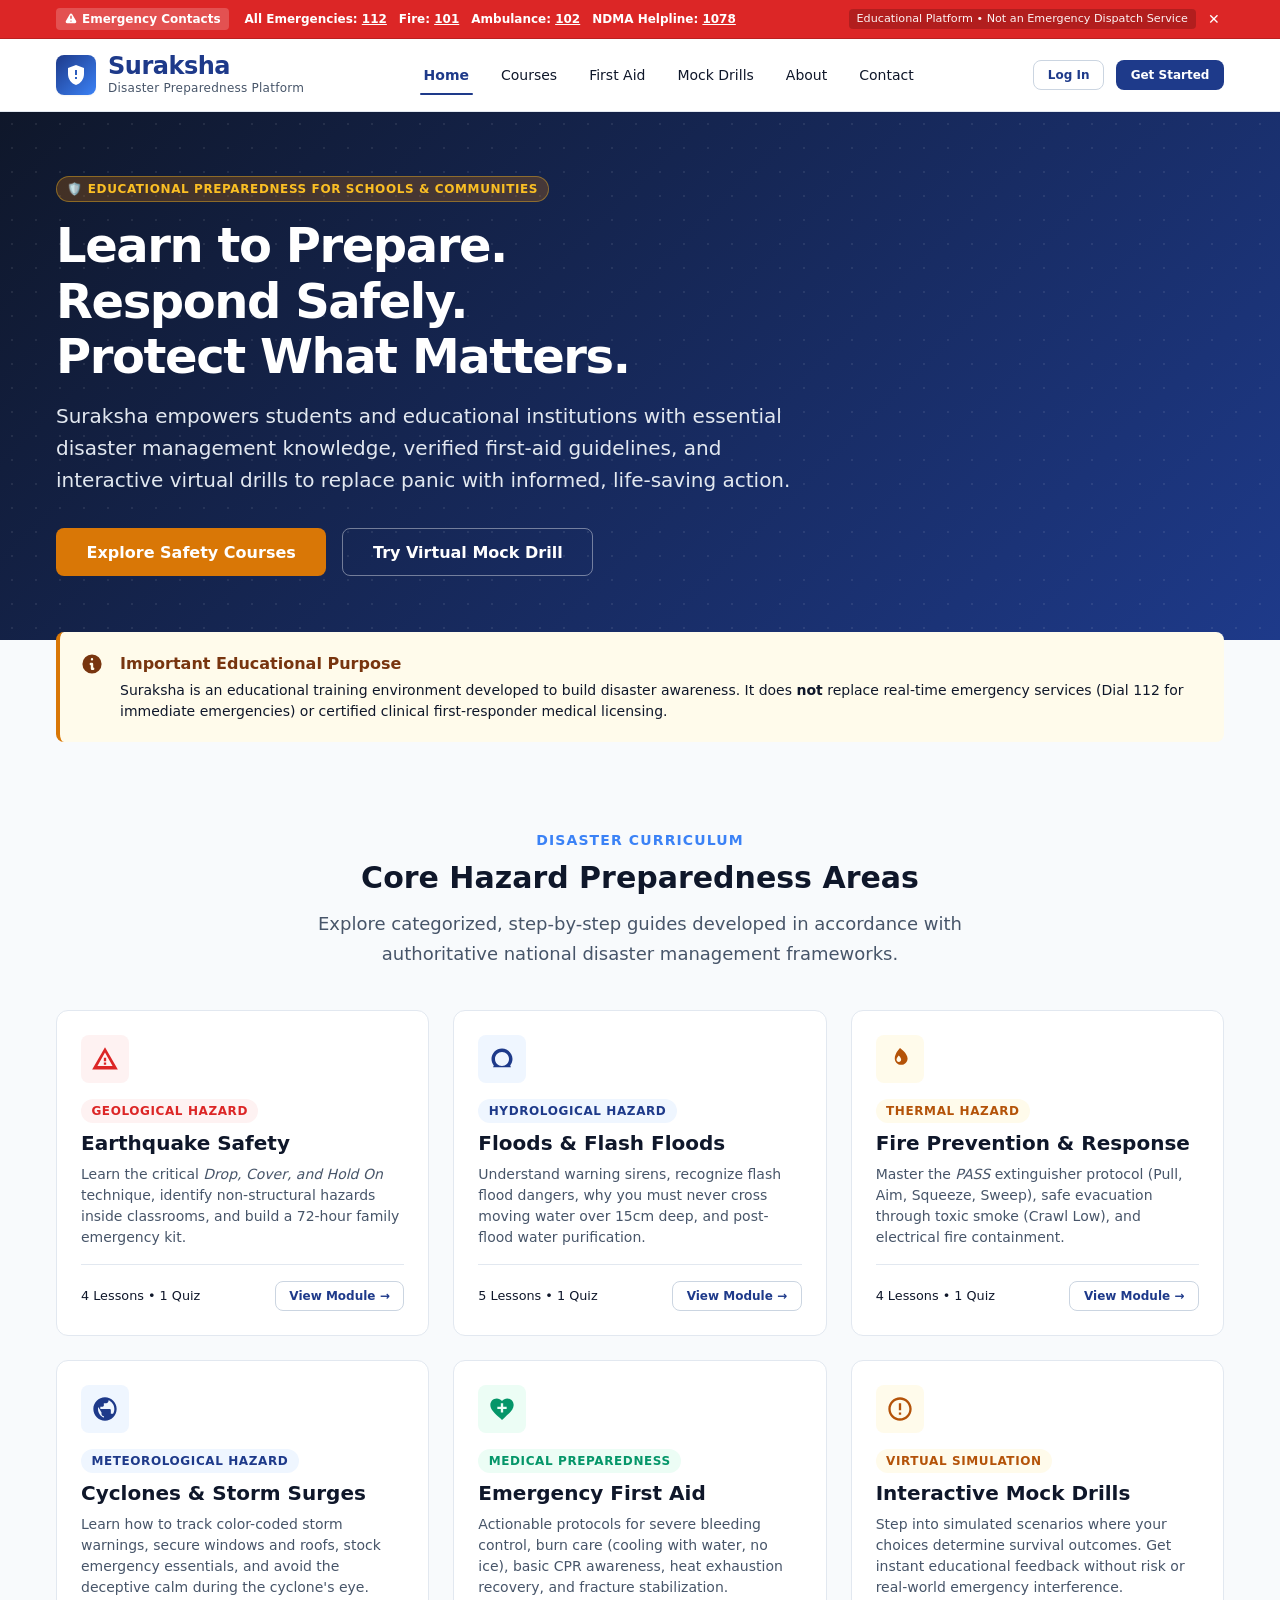
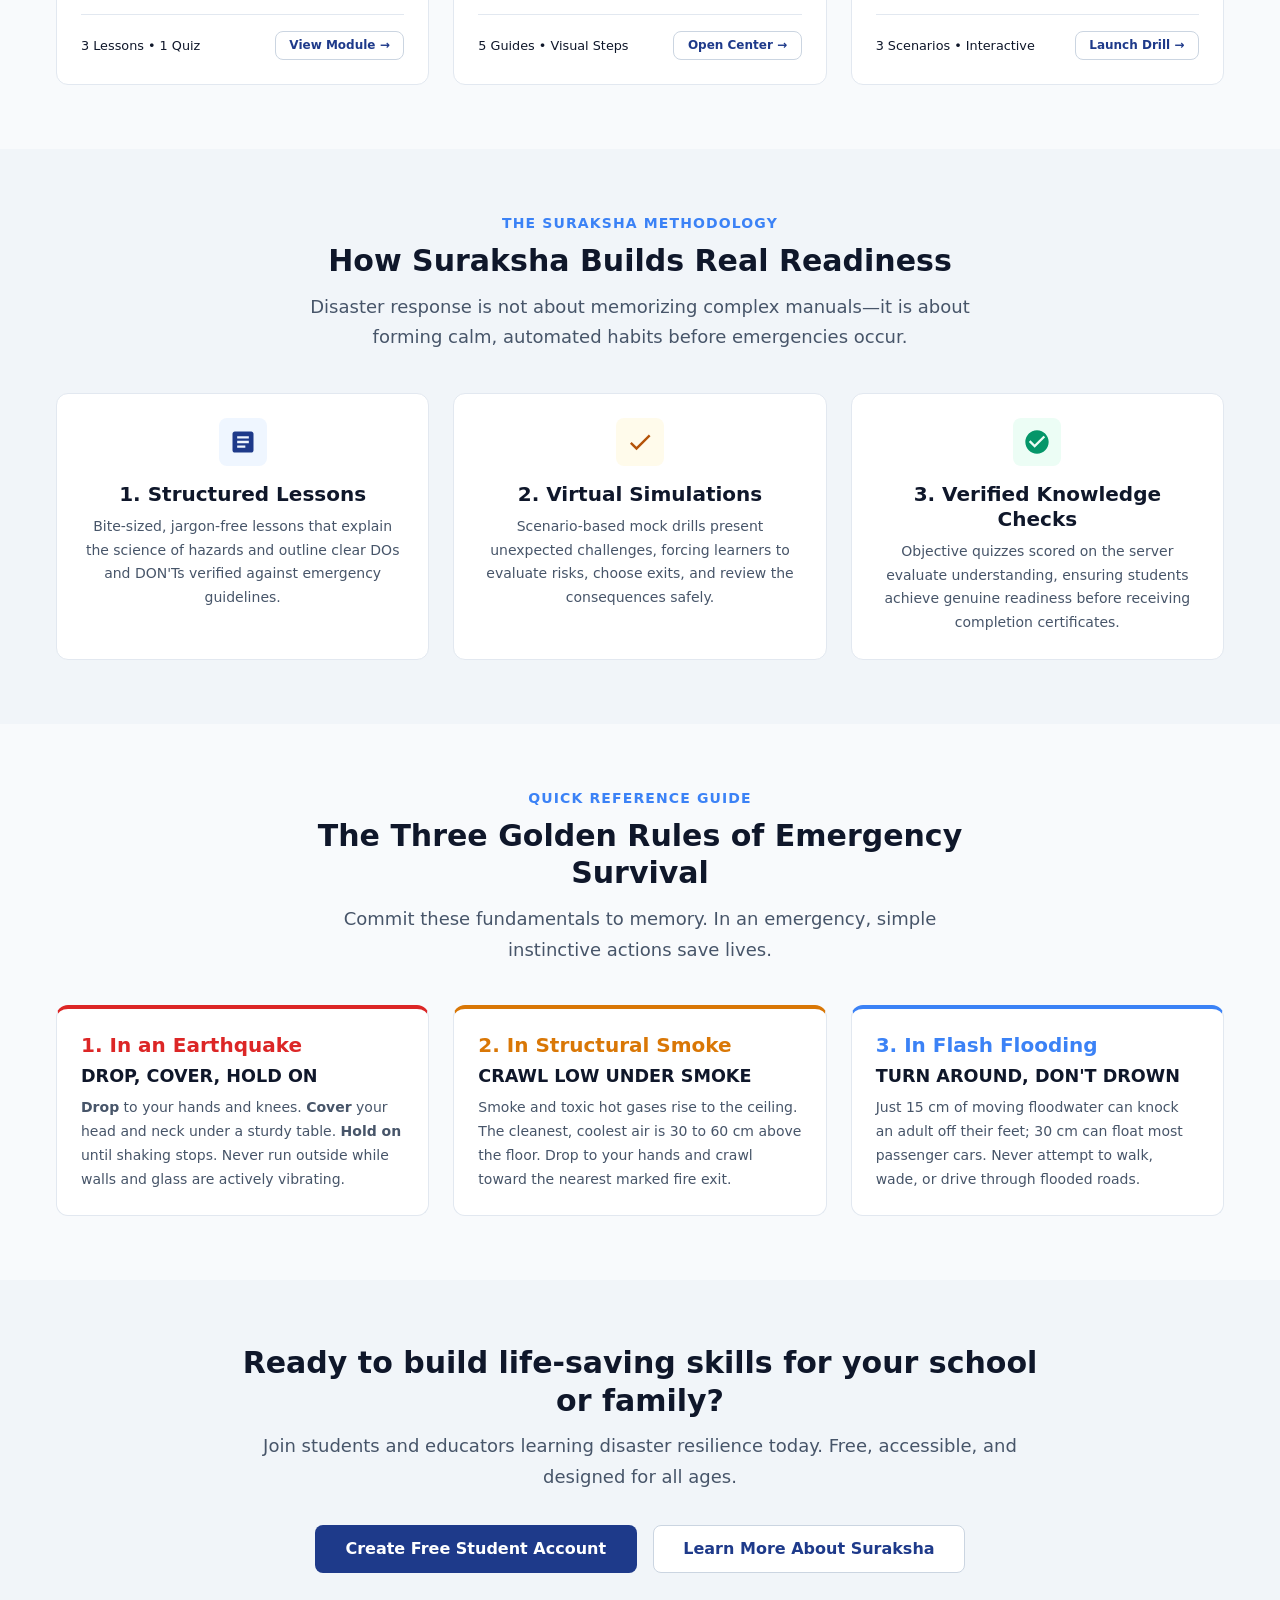
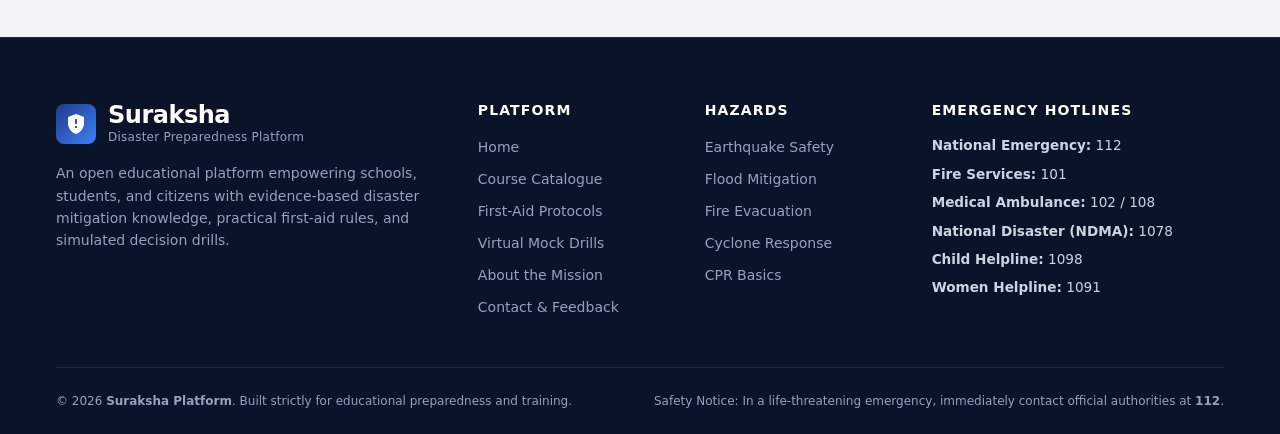
<file: frontend/index.html>
<!DOCTYPE html>
<html lang="en">
<head>
  <meta charset="UTF-8">
  <meta name="viewport" content="width=device-width, initial-scale=1.0">
  <meta name="description" content="Suraksha is an educational disaster preparedness platform for students and schools, featuring courses, interactive quizzes, first-aid guides, and virtual mock drills.">
  <title>Suraksha - Disaster Preparedness & Management Learning Platform</title>

  <!-- Google / System Fonts Preconnect & Stylesheets -->
  <link rel="stylesheet" href="css/variables.css">
  <link rel="stylesheet" href="css/base.css">
  <link rel="stylesheet" href="css/components.css">
</head>
<body>

  <!-- Keyboard Accessibility: Skip to Main Content Link -->
  <a href="#main-content" class="skip-link">Skip to main content</a>

  <!-- Emergency Top Hotline Banner -->
  <aside class="emergency-banner" aria-label="Official Emergency Contacts and Educational Notice">
    <div class="container">
      <div class="emergency-banner-content">
        <span class="emergency-tag">
          <svg style="width: 14px; height: 14px;" viewBox="0 0 20 20" fill="currentColor" aria-hidden="true">
            <path fill-rule="evenodd" d="M8.257 3.099c.765-1.36 2.722-1.36 3.486 0l5.58 9.92c.75 1.334-.213 2.98-1.742 2.98H4.42c-1.53 0-2.493-1.646-1.743-2.98l5.58-9.92zM11 13a1 1 0 11-2 0 1 1 0 012 0zm-1-8a1 1 0 00-1 1v3a1 1 0 002 0V6a1 1 0 00-1-1z" clip-rule="evenodd" />
          </svg>
          Emergency Contacts
        </span>
        <div class="emergency-numbers">
          <span>All Emergencies: <a href="tel:112">112</a></span>
          <span>Fire: <a href="tel:101">101</a></span>
          <span>Ambulance: <a href="tel:102">102</a></span>
          <span>NDMA Helpline: <a href="tel:1078">1078</a></span>
        </div>
      </div>
      <div style="display: flex; align-items: center; gap: 8px;">
        <span class="emergency-disclaimer-pill">Educational Platform • Not an Emergency Dispatch Service</span>
        <button type="button" class="banner-dismiss-btn" aria-label="Dismiss emergency banner" style="background: none; border: none; color: #fff; cursor: pointer; padding: 2px 4px; font-size: 14px;">✕</button>
      </div>
    </div>
  </aside>

  <!-- Main Navigation Header -->
  <header class="main-header">
    <div class="container nav-container">
      <!-- Brand Identity -->
      <a href="index.html" class="brand" aria-label="Suraksha Home">
        <div class="brand-icon">
          <!-- Shield with Heart Icon (SVG) -->
          <svg viewBox="0 0 24 24" aria-hidden="true">
            <path d="M12 2L4 5v6.09c0 5.05 3.41 9.76 8 10.91 4.59-1.15 8-5.86 8-10.91V5l-8-3zm1 14h-2v-2h2v2zm0-4h-2V7h2v5z"/>
          </svg>
        </div>
        <div class="brand-text-group">
          <span class="brand-name">Suraksha</span>
          <span class="brand-tagline">Disaster Preparedness Platform</span>
        </div>
      </a>

      <!-- Desktop Navigation Menu -->
      <nav aria-label="Main Navigation">
        <ul class="nav-menu">
          <li><a href="index.html" class="nav-link active">Home</a></li>
          <li><a href="courses.html" class="nav-link">Courses</a></li>
          <li><a href="first-aid.html" class="nav-link">First Aid</a></li>
          <li><a href="mock-drill.html" class="nav-link">Mock Drills</a></li>
          <li><a href="about.html" class="nav-link">About</a></li>
          <li><a href="contact.html" class="nav-link">Contact</a></li>
          
          <!-- Mobile-only Action Buttons -->
          <li class="nav-actions-mobile" style="display: none;">
            <a href="login.html" class="btn btn-secondary btn-sm">Log In</a>
            <a href="register.html" class="btn btn-primary btn-sm">Get Started</a>
          </li>
        </ul>
      </nav>

      <!-- Desktop Auth Actions -->
      <div class="nav-actions">
        <a href="login.html" class="btn btn-secondary btn-sm">Log In</a>
        <a href="register.html" class="btn btn-primary btn-sm">Get Started</a>
      </div>

      <!-- Mobile Hamburger Button -->
      <button class="nav-toggle" aria-label="Toggle navigation menu" aria-expanded="false">
        <svg viewBox="0 0 24 24" fill="none" stroke-width="2" stroke-linecap="round" stroke-linejoin="round">
          <line x1="3" y1="12" x2="21" y2="12"></line>
          <line x1="3" y1="6" x2="21" y2="6"></line>
          <line x1="3" y1="18" x2="21" y2="18"></line>
        </svg>
      </button>
    </div>
  </header>

  <!-- Main Content Landmark -->
  <main id="main-content">
    
    <!-- Hero Section -->
    <section class="hero" aria-labelledby="hero-title">
      <div class="container">
        <div class="hero-content">
          <span class="badge badge-hero">
            🛡️ Educational Preparedness for Schools & Communities
          </span>
          <h1 id="hero-title">
            Learn to Prepare.<br>
            Respond Safely.<br>
            Protect What Matters.
          </h1>
          <p>
            Suraksha empowers students and educational institutions with essential disaster management knowledge, verified first-aid guidelines, and interactive virtual drills to replace panic with informed, life-saving action.
          </p>
          <div class="hero-actions">
            <a href="courses.html" class="btn btn-accent btn-lg">Explore Safety Courses</a>
            <a href="mock-drill.html" class="btn btn-outline-white btn-lg">Try Virtual Mock Drill</a>
          </div>
        </div>
      </div>
    </section>

    <!-- Critical Educational Notice Callout -->
    <section class="container" style="margin-top: -2rem; position: relative; z-index: 2;" aria-label="Educational Notice">
      <div class="callout callout-warning">
        <div class="callout-icon" aria-hidden="true">
          <svg viewBox="0 0 20 20" fill="currentColor">
            <path fill-rule="evenodd" d="M18 10a8 8 0 11-16 0 8 8 0 0116 0zm-7-4a1 1 0 11-2 0 1 1 0 012 0zM9 9a1 1 0 000 2v3a1 1 0 001 1h1a1 1 0 100-2v-3a1 1 0 00-1-1H9z" clip-rule="evenodd" />
          </svg>
        </div>
        <div>
          <div class="callout-title">Important Educational Purpose</div>
          <div class="callout-body">
            Suraksha is an educational training environment developed to build disaster awareness. It does <strong>not</strong> replace real-time emergency services (Dial 112 for immediate emergencies) or certified clinical first-responder medical licensing.
          </div>
        </div>
      </div>
    </section>

    <!-- Core Hazard Learning Areas -->
    <section class="section" aria-labelledby="hazards-heading">
      <div class="container">
        <div class="section-header">
          <div class="subtitle">Disaster Curriculum</div>
          <h2 id="hazards-heading">Core Hazard Preparedness Areas</h2>
          <p>Explore categorized, step-by-step guides developed in accordance with authoritative national disaster management frameworks.</p>
        </div>

        <div class="grid grid-3">
          <!-- Earthquake Card -->
          <article class="card">
            <div class="card-icon danger">
              <!-- Ground Vibration / Cracking SVG -->
              <svg viewBox="0 0 24 24" fill="currentColor" aria-hidden="true">
                <path d="M12 2L1 21h22L12 2zm0 4.5l6.5 11.5h-13L12 6.5zM11 11h2v3h-2zm0 4h2v2h-2z"/>
              </svg>
            </div>
            <span class="badge badge-danger" style="width: fit-content; margin-bottom: 0.5rem;">Geological Hazard</span>
            <h3 class="card-title">Earthquake Safety</h3>
            <div class="card-body">
              Learn the critical <em>Drop, Cover, and Hold On</em> technique, identify non-structural hazards inside classrooms, and build a 72-hour family emergency kit.
            </div>
            <div class="card-footer">
              <span class="text-muted" style="font-size: 0.8rem;">4 Lessons • 1 Quiz</span>
              <a href="courses.html" class="btn btn-secondary btn-sm">View Module &rarr;</a>
            </div>
          </article>

          <!-- Flood Safety Card -->
          <article class="card">
            <div class="card-icon primary">
              <!-- Water Wave SVG -->
              <svg viewBox="0 0 24 24" fill="currentColor" aria-hidden="true">
                <path d="M12 3c-4.97 0-9 4.03-9 9 0 2.12.74 4.07 1.97 5.61L4.35 19H19.65l-.62-1.39C20.26 16.07 21 14.12 21 12c0-4.97-4.03-9-9-9zm0 15c-3.31 0-6-2.69-6-6s2.69-6 6-6 6 2.69 6 6-2.69 6-6 6z"/>
              </svg>
            </div>
            <span class="badge badge-primary" style="width: fit-content; margin-bottom: 0.5rem;">Hydrological Hazard</span>
            <h3 class="card-title">Floods & Flash Floods</h3>
            <div class="card-body">
              Understand warning sirens, recognize flash flood dangers, why you must never cross moving water over 15cm deep, and post-flood water purification.
            </div>
            <div class="card-footer">
              <span class="text-muted" style="font-size: 0.8rem;">5 Lessons • 1 Quiz</span>
              <a href="courses.html" class="btn btn-secondary btn-sm">View Module &rarr;</a>
            </div>
          </article>

          <!-- Fire Safety Card -->
          <article class="card">
            <div class="card-icon accent">
              <!-- Fire Flame SVG -->
              <svg viewBox="0 0 24 24" fill="currentColor" aria-hidden="true">
                <path d="M12 2.5s-4.5 4.5-4.5 9c0 3.04 2.46 5.5 5.5 5.5s5.5-2.46 5.5-5.5c0-4.5-6.5-9-6.5-9zm-1 12c-1.1 0-2-.9-2-2 0-1.5 2-3.5 2-3.5s2 2 2 3.5c0 1.1-.9 2-2 2z"/>
              </svg>
            </div>
            <span class="badge badge-accent" style="width: fit-content; margin-bottom: 0.5rem;">Thermal Hazard</span>
            <h3 class="card-title">Fire Prevention & Response</h3>
            <div class="card-body">
              Master the <em>PASS</em> extinguisher protocol (Pull, Aim, Squeeze, Sweep), safe evacuation through toxic smoke (Crawl Low), and electrical fire containment.
            </div>
            <div class="card-footer">
              <span class="text-muted" style="font-size: 0.8rem;">4 Lessons • 1 Quiz</span>
              <a href="courses.html" class="btn btn-secondary btn-sm">View Module &rarr;</a>
            </div>
          </article>

          <!-- Cyclone Safety Card -->
          <article class="card">
            <div class="card-icon primary">
              <!-- Cyclone Spiral SVG -->
              <svg viewBox="0 0 24 24" fill="currentColor" aria-hidden="true">
                <path d="M12 2C6.48 2 2 6.48 2 12s4.48 10 10 10 10-4.48 10-10S17.52 2 12 2zm1 17.93c-3.95-.49-7-3.85-7-7.93 0-.62.08-1.21.21-1.79L9 15v1c0 1.1.9 2 2 2v1.93zm6.9-2.54c-.26-.81-1-1.39-1.9-1.39h-1v-3c0-.55-.45-1-1-1H8v-2h2c.55 0 1-.45 1-1V7h2c1.1 0 2-.9 2-2v-.41c2.93 1.19 5 4.06 5 7.41 0 2.08-.8 3.97-2.1 5.4z"/>
              </svg>
            </div>
            <span class="badge badge-primary" style="width: fit-content; margin-bottom: 0.5rem;">Meteorological Hazard</span>
            <h3 class="card-title">Cyclones & Storm Surges</h3>
            <div class="card-body">
              Learn how to track color-coded storm warnings, secure windows and roofs, stock emergency essentials, and avoid the deceptive calm during the cyclone's eye.
            </div>
            <div class="card-footer">
              <span class="text-muted" style="font-size: 0.8rem;">3 Lessons • 1 Quiz</span>
              <a href="courses.html" class="btn btn-secondary btn-sm">View Module &rarr;</a>
            </div>
          </article>

          <!-- First Aid Essentials -->
          <article class="card">
            <div class="card-icon success">
              <!-- Heart + First Aid Cross SVG -->
              <svg viewBox="0 0 24 24" fill="currentColor" aria-hidden="true">
                <path d="M12 21.35l-1.45-1.32C5.4 15.36 2 12.28 2 8.5 2 5.42 4.42 3 7.5 3c1.74 0 3.41.81 4.5 2.09C13.09 3.81 14.76 3 16.5 3 19.58 3 22 5.42 22 8.5c0 3.78-3.4 6.86-8.55 11.54L12 21.35zM11 7v3H8v2h3v3h2v-3h3v-2h-3V7h-2z"/>
              </svg>
            </div>
            <span class="badge badge-success" style="width: fit-content; margin-bottom: 0.5rem;">Medical Preparedness</span>
            <h3 class="card-title">Emergency First Aid</h3>
            <div class="card-body">
              Actionable protocols for severe bleeding control, burn care (cooling with water, no ice), basic CPR awareness, heat exhaustion recovery, and fracture stabilization.
            </div>
            <div class="card-footer">
              <span class="text-muted" style="font-size: 0.8rem;">5 Guides • Visual Steps</span>
              <a href="first-aid.html" class="btn btn-secondary btn-sm">Open Center &rarr;</a>
            </div>
          </article>

          <!-- Mock Drill Simulation Card -->
          <article class="card">
            <div class="card-icon accent">
              <!-- Target / Compass Simulation SVG -->
              <svg viewBox="0 0 24 24" fill="currentColor" aria-hidden="true">
                <path d="M12 2C6.48 2 2 6.48 2 12s4.48 10 10 10 10-4.48 10-10S17.52 2 12 2zm0 18c-4.42 0-8-3.58-8-8s3.58-8 8-8 8 3.58 8 8-3.58 8-8 8zm-1-13h2v6h-2zm0 8h2v2h-2z"/>
              </svg>
            </div>
            <span class="badge badge-accent" style="width: fit-content; margin-bottom: 0.5rem;">Virtual Simulation</span>
            <h3 class="card-title">Interactive Mock Drills</h3>
            <div class="card-body">
              Step into simulated scenarios where your choices determine survival outcomes. Get instant educational feedback without risk or real-world emergency interference.
            </div>
            <div class="card-footer">
              <span class="text-muted" style="font-size: 0.8rem;">3 Scenarios • Interactive</span>
              <a href="mock-drill.html" class="btn btn-secondary btn-sm">Launch Drill &rarr;</a>
            </div>
          </article>
        </div>
      </div>
    </section>

    <!-- Platform Features / Educational Methodology -->
    <section class="section section-alt" aria-labelledby="methodology-heading">
      <div class="container">
        <div class="section-header">
          <div class="subtitle">The Suraksha Methodology</div>
          <h2 id="methodology-heading">How Suraksha Builds Real Readiness</h2>
          <p>Disaster response is not about memorizing complex manuals—it is about forming calm, automated habits before emergencies occur.</p>
        </div>

        <div class="grid grid-3">
          <div class="card" style="text-align: center; align-items: center;">
            <div class="card-icon primary" style="margin-left: auto; margin-right: auto;">
              <svg viewBox="0 0 24 24" fill="currentColor" aria-hidden="true">
                <path d="M19 3H5c-1.1 0-2 .9-2 2v14c0 1.1.9 2 2 2h14c1.1 0 2-.9 2-2V5c0-1.1-.9-2-2-2zm-5 14H7v-2h7v2zm3-4H7v-2h10v2zm0-4H7V7h10v2z"/>
              </svg>
            </div>
            <h3 class="card-title">1. Structured Lessons</h3>
            <p class="card-body">Bite-sized, jargon-free lessons that explain the science of hazards and outline clear DOs and DON'Ts verified against emergency guidelines.</p>
          </div>

          <div class="card" style="text-align: center; align-items: center;">
            <div class="card-icon accent" style="margin-left: auto; margin-right: auto;">
              <svg viewBox="0 0 24 24" fill="currentColor" aria-hidden="true">
                <path d="M9 16.17L4.83 12l-1.42 1.41L9 19 21 7l-1.41-1.41z"/>
              </svg>
            </div>
            <h3 class="card-title">2. Virtual Simulations</h3>
            <p class="card-body">Scenario-based mock drills present unexpected challenges, forcing learners to evaluate risks, choose exits, and review the consequences safely.</p>
          </div>

          <div class="card" style="text-align: center; align-items: center;">
            <div class="card-icon success" style="margin-left: auto; margin-right: auto;">
              <svg viewBox="0 0 24 24" fill="currentColor" aria-hidden="true">
                <path d="M12 2C6.48 2 2 6.48 2 12s4.48 10 10 10 10-4.48 10-10S17.52 2 12 2zm-2 15l-5-5 1.41-1.41L10 14.17l7.59-7.59L19 8l-9 9z"/>
              </svg>
            </div>
            <h3 class="card-title">3. Verified Knowledge Checks</h3>
            <p class="card-body">Objective quizzes scored on the server evaluate understanding, ensuring students achieve genuine readiness before receiving completion certificates.</p>
          </div>
        </div>
      </div>
    </section>

    <!-- Immediate Safety Rules Quick Reference -->
    <section class="section" aria-labelledby="quick-safety-heading">
      <div class="container">
        <div class="section-header">
          <div class="subtitle">Quick Reference Guide</div>
          <h2 id="quick-safety-heading">The Three Golden Rules of Emergency Survival</h2>
          <p>Commit these fundamentals to memory. In an emergency, simple instinctive actions save lives.</p>
        </div>

        <div class="grid grid-3">
          <div class="card" style="border-top: 4px solid var(--color-danger);">
            <h3 class="card-title" style="color: var(--color-danger);">1. In an Earthquake</h3>
            <h4 style="font-size: 1.1rem; margin-bottom: 0.5rem;">DROP, COVER, HOLD ON</h4>
            <p class="card-body">
              <strong>Drop</strong> to your hands and knees. <strong>Cover</strong> your head and neck under a sturdy table. <strong>Hold on</strong> until shaking stops. Never run outside while walls and glass are actively vibrating.
            </p>
          </div>

          <div class="card" style="border-top: 4px solid var(--color-accent);">
            <h3 class="card-title" style="color: var(--color-accent);">2. In Structural Smoke</h3>
            <h4 style="font-size: 1.1rem; margin-bottom: 0.5rem;">CRAWL LOW UNDER SMOKE</h4>
            <p class="card-body">
              Smoke and toxic hot gases rise to the ceiling. The cleanest, coolest air is 30 to 60 cm above the floor. Drop to your hands and crawl toward the nearest marked fire exit.
            </p>
          </div>

          <div class="card" style="border-top: 4px solid var(--color-primary-light);">
            <h3 class="card-title" style="color: var(--color-primary-light);">3. In Flash Flooding</h3>
            <h4 style="font-size: 1.1rem; margin-bottom: 0.5rem;">TURN AROUND, DON'T DROWN</h4>
            <p class="card-body">
              Just 15 cm of moving floodwater can knock an adult off their feet; 30 cm can float most passenger cars. Never attempt to walk, wade, or drive through flooded roads.
            </p>
          </div>
        </div>
      </div>
    </section>

    <!-- Call to Action Banner -->
    <section class="section section-alt" style="text-align: center;">
      <div class="container container-narrow">
        <h2>Ready to build life-saving skills for your school or family?</h2>
        <p style="font-size: 1.125rem; margin-bottom: 2rem;">
          Join students and educators learning disaster resilience today. Free, accessible, and designed for all ages.
        </p>
        <div style="display: flex; gap: 1rem; justify-content: center; flex-wrap: wrap;">
          <a href="register.html" class="btn btn-primary btn-lg">Create Free Student Account</a>
          <a href="about.html" class="btn btn-secondary btn-lg">Learn More About Suraksha</a>
        </div>
      </div>
    </section>

  </main>

  <!-- Comprehensive Accessible Footer -->
  <footer class="main-footer">
    <div class="container">
      <div class="footer-grid">
        <!-- Brand & Mission Column -->
        <div class="footer-brand">
          <div class="brand">
            <div class="brand-icon">
              <svg viewBox="0 0 24 24" aria-hidden="true">
                <path d="M12 2L4 5v6.09c0 5.05 3.41 9.76 8 10.91 4.59-1.15 8-5.86 8-10.91V5l-8-3zm1 14h-2v-2h2v2zm0-4h-2V7h2v5z"/>
              </svg>
            </div>
            <div class="brand-text-group">
              <span class="brand-name">Suraksha</span>
              <span class="brand-tagline">Disaster Preparedness Platform</span>
            </div>
          </div>
          <p>
            An open educational platform empowering schools, students, and citizens with evidence-based disaster mitigation knowledge, practical first-aid rules, and simulated decision drills.
          </p>
        </div>

        <!-- Quick Links -->
        <div>
          <h4 class="footer-heading">Platform</h4>
          <ul class="footer-links">
            <li><a href="index.html">Home</a></li>
            <li><a href="courses.html">Course Catalogue</a></li>
            <li><a href="first-aid.html">First-Aid Protocols</a></li>
            <li><a href="mock-drill.html">Virtual Mock Drills</a></li>
            <li><a href="about.html">About the Mission</a></li>
            <li><a href="contact.html">Contact & Feedback</a></li>
          </ul>
        </div>

        <!-- Educational Modules -->
        <div>
          <h4 class="footer-heading">Hazards</h4>
          <ul class="footer-links">
            <li><a href="courses.html#earthquake">Earthquake Safety</a></li>
            <li><a href="courses.html#flood">Flood Mitigation</a></li>
            <li><a href="courses.html#fire">Fire Evacuation</a></li>
            <li><a href="courses.html#cyclone">Cyclone Response</a></li>
            <li><a href="first-aid.html#cpr">CPR Basics</a></li>
          </ul>
        </div>

        <!-- Official Helplines Directory -->
        <div>
          <h4 class="footer-heading">Emergency Hotlines</h4>
          <ul class="footer-links" style="color: #cbd5e1; font-size: 0.85rem;">
            <li><strong>National Emergency:</strong> 112</li>
            <li><strong>Fire Services:</strong> 101</li>
            <li><strong>Medical Ambulance:</strong> 102 / 108</li>
            <li><strong>National Disaster (NDMA):</strong> 1078</li>
            <li><strong>Child Helpline:</strong> 1098</li>
            <li><strong>Women Helpline:</strong> 1091</li>
          </ul>
        </div>
      </div>

      <!-- Bottom Disclaimer & Copyright -->
      <div class="footer-bottom">
        <div>
          &copy; 2026 <strong>Suraksha Platform</strong>. Built strictly for educational preparedness and training.
        </div>
        <div>
          <span>Safety Notice: In a life-threatening emergency, immediately contact official authorities at <strong>112</strong>.</span>
        </div>
      </div>
    </div>
  </footer>

  <!-- Scripts -->
  <script src="js/api.js"></script>
  <script src="js/main.js"></script>
  <script src="js/auth.js"></script>
</body>
</html>
</file>
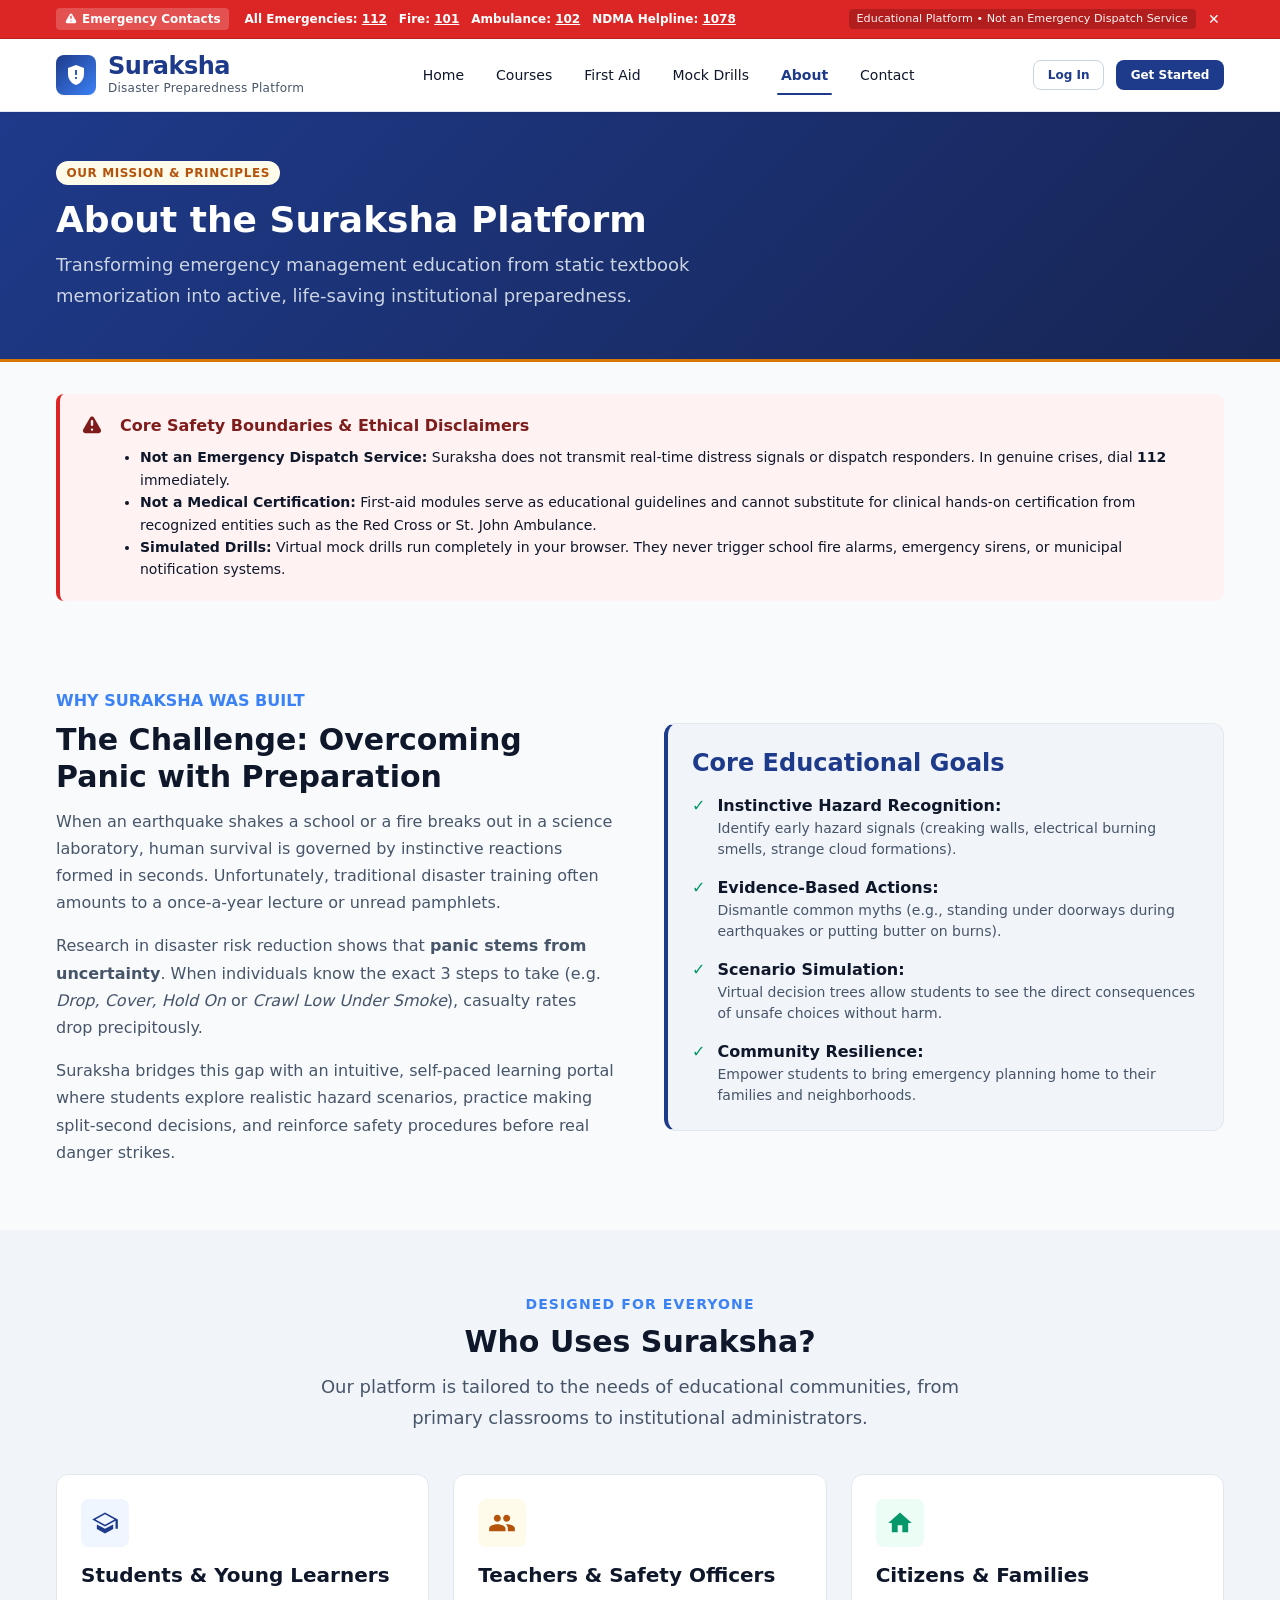
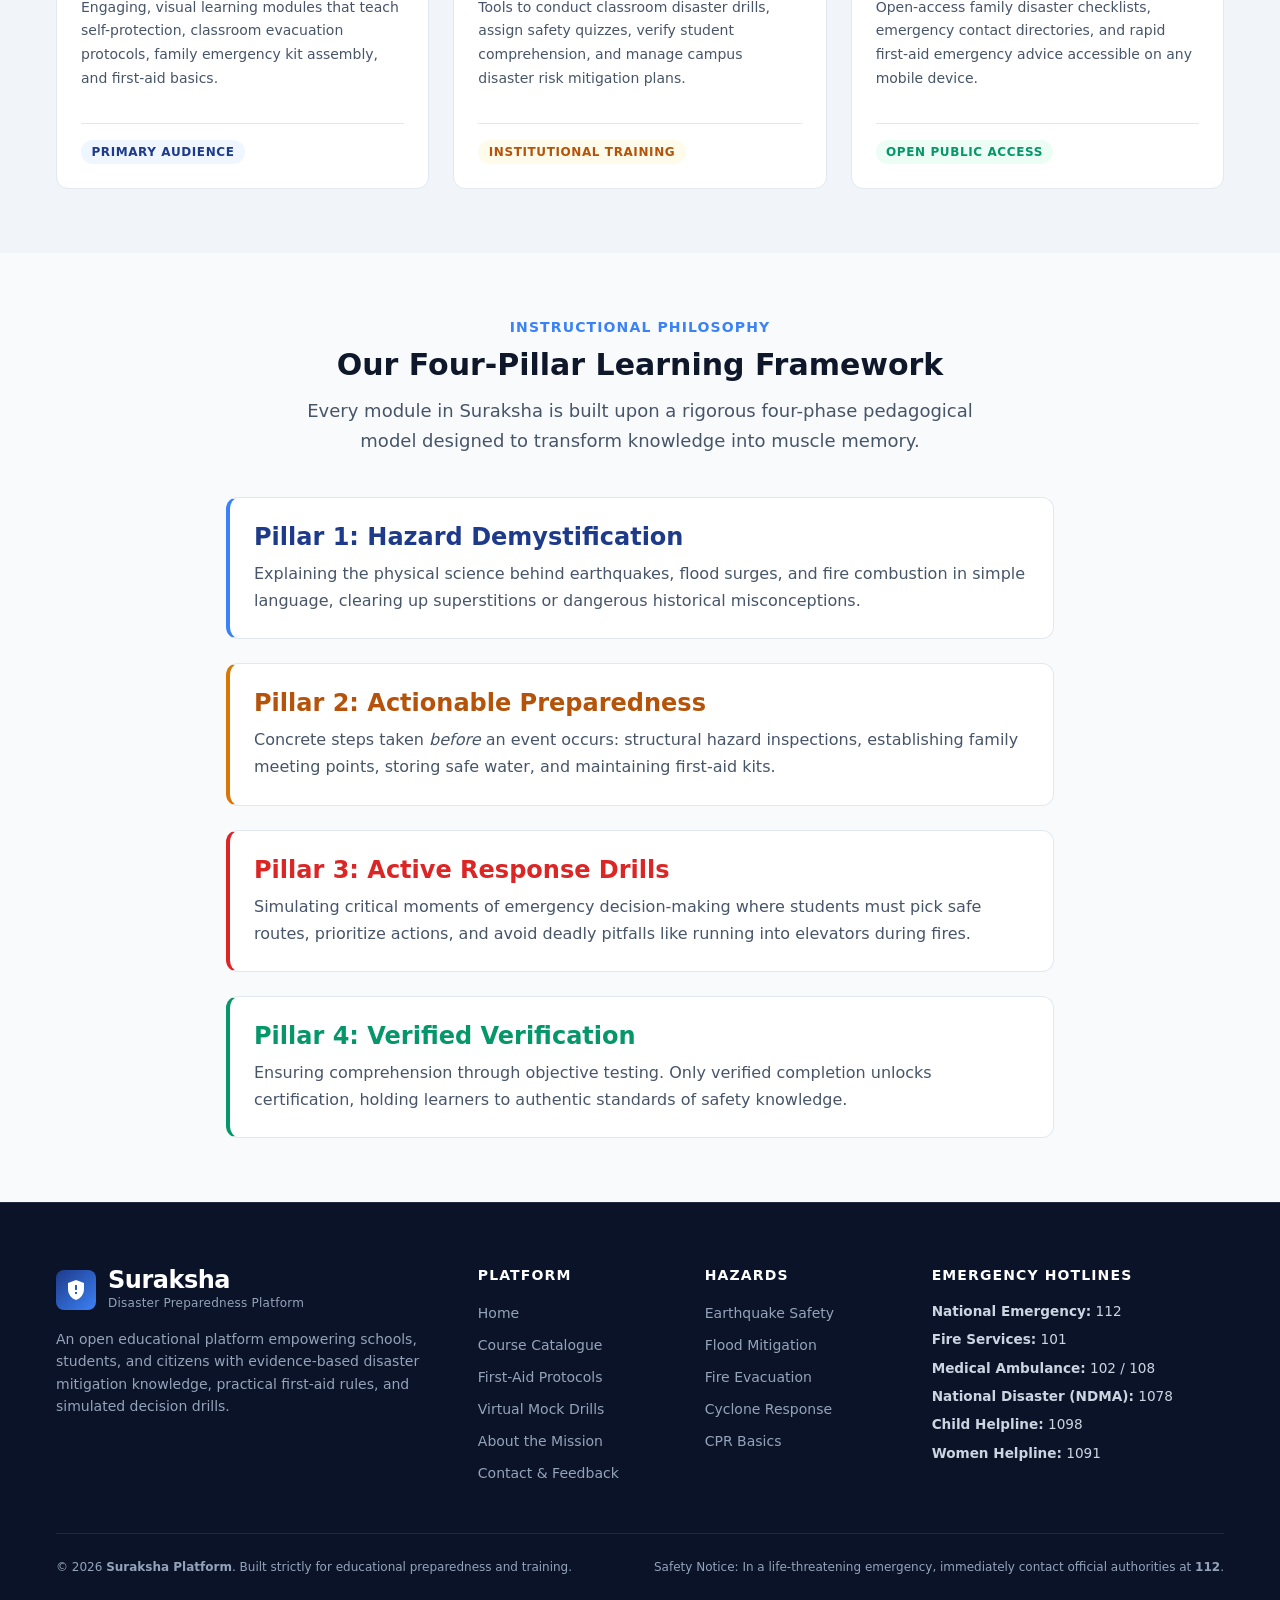
<file: frontend/about.html>
<!DOCTYPE html>
<html lang="en">
<head>
  <meta charset="UTF-8">
  <meta name="viewport" content="width=device-width, initial-scale=1.0">
  <meta name="description" content="About Suraksha: Our educational mission, instructional philosophy, user personas, and safety boundaries in disaster management training.">
  <title>About Suraksha - Mission & Educational Framework</title>

  <link rel="stylesheet" href="css/variables.css">
  <link rel="stylesheet" href="css/base.css">
  <link rel="stylesheet" href="css/components.css">
</head>
<body>

  <!-- Keyboard Accessibility Skip Link -->
  <a href="#main-content" class="skip-link">Skip to main content</a>

  <!-- Emergency Top Hotline Banner -->
  <aside class="emergency-banner" aria-label="Official Emergency Contacts and Educational Notice">
    <div class="container">
      <div class="emergency-banner-content">
        <span class="emergency-tag">
          <svg style="width: 14px; height: 14px;" viewBox="0 0 20 20" fill="currentColor" aria-hidden="true">
            <path fill-rule="evenodd" d="M8.257 3.099c.765-1.36 2.722-1.36 3.486 0l5.58 9.92c.75 1.334-.213 2.98-1.742 2.98H4.42c-1.53 0-2.493-1.646-1.743-2.98l5.58-9.92zM11 13a1 1 0 11-2 0 1 1 0 012 0zm-1-8a1 1 0 00-1 1v3a1 1 0 002 0V6a1 1 0 00-1-1z" clip-rule="evenodd" />
          </svg>
          Emergency Contacts
        </span>
        <div class="emergency-numbers">
          <span>All Emergencies: <a href="tel:112">112</a></span>
          <span>Fire: <a href="tel:101">101</a></span>
          <span>Ambulance: <a href="tel:102">102</a></span>
          <span>NDMA Helpline: <a href="tel:1078">1078</a></span>
        </div>
      </div>
      <div style="display: flex; align-items: center; gap: 8px;">
        <span class="emergency-disclaimer-pill">Educational Platform • Not an Emergency Dispatch Service</span>
        <button type="button" class="banner-dismiss-btn" aria-label="Dismiss emergency banner" style="background: none; border: none; color: #fff; cursor: pointer; padding: 2px 4px; font-size: 14px;">✕</button>
      </div>
    </div>
  </aside>

  <!-- Main Navigation Header -->
  <header class="main-header">
    <div class="container nav-container">
      <a href="index.html" class="brand" aria-label="Suraksha Home">
        <div class="brand-icon">
          <svg viewBox="0 0 24 24" aria-hidden="true">
            <path d="M12 2L4 5v6.09c0 5.05 3.41 9.76 8 10.91 4.59-1.15 8-5.86 8-10.91V5l-8-3zm1 14h-2v-2h2v2zm0-4h-2V7h2v5z"/>
          </svg>
        </div>
        <div class="brand-text-group">
          <span class="brand-name">Suraksha</span>
          <span class="brand-tagline">Disaster Preparedness Platform</span>
        </div>
      </a>

      <nav aria-label="Main Navigation">
        <ul class="nav-menu">
          <li><a href="index.html" class="nav-link">Home</a></li>
          <li><a href="courses.html" class="nav-link">Courses</a></li>
          <li><a href="first-aid.html" class="nav-link">First Aid</a></li>
          <li><a href="mock-drill.html" class="nav-link">Mock Drills</a></li>
          <li><a href="about.html" class="nav-link active">About</a></li>
          <li><a href="contact.html" class="nav-link">Contact</a></li>
          
          <li class="nav-actions-mobile" style="display: none;">
            <a href="login.html" class="btn btn-secondary btn-sm">Log In</a>
            <a href="register.html" class="btn btn-primary btn-sm">Get Started</a>
          </li>
        </ul>
      </nav>

      <div class="nav-actions">
        <a href="login.html" class="btn btn-secondary btn-sm">Log In</a>
        <a href="register.html" class="btn btn-primary btn-sm">Get Started</a>
      </div>

      <button class="nav-toggle" aria-label="Toggle navigation menu" aria-expanded="false">
        <svg viewBox="0 0 24 24" fill="none" stroke-width="2" stroke-linecap="round" stroke-linejoin="round">
          <line x1="3" y1="12" x2="21" y2="12"></line>
          <line x1="3" y1="6" x2="21" y2="6"></line>
          <line x1="3" y1="18" x2="21" y2="18"></line>
        </svg>
      </button>
    </div>
  </header>

  <!-- Main Content -->
  <main id="main-content">
    
    <!-- Page Header Banner -->
    <header class="page-header">
      <div class="container">
        <span class="badge badge-accent" style="margin-bottom: 0.75rem;">Our Mission & Principles</span>
        <h1>About the Suraksha Platform</h1>
        <p>
          Transforming emergency management education from static textbook memorization into active, life-saving institutional preparedness.
        </p>
      </div>
    </header>

    <!-- Essential Disclaimers Section -->
    <section class="container" style="margin-top: 2rem;">
      <div class="callout callout-danger" role="region" aria-label="Strict Ethical and Safety Boundaries">
        <div class="callout-icon" aria-hidden="true">
          <svg viewBox="0 0 20 20" fill="currentColor">
            <path fill-rule="evenodd" d="M8.257 3.099c.765-1.36 2.722-1.36 3.486 0l5.58 9.92c.75 1.334-.213 2.98-1.742 2.98H4.42c-1.53 0-2.493-1.646-1.743-2.98l5.58-9.92zM11 13a1 1 0 11-2 0 1 1 0 012 0zm-1-8a1 1 0 00-1 1v3a1 1 0 002 0V6a1 1 0 00-1-1z" clip-rule="evenodd" />
          </svg>
        </div>
        <div>
          <div class="callout-title">Core Safety Boundaries & Ethical Disclaimers</div>
          <div class="callout-body">
            <ul style="margin-left: 1.25rem; margin-top: 0.5rem; line-height: 1.6;">
              <li><strong>Not an Emergency Dispatch Service:</strong> Suraksha does not transmit real-time distress signals or dispatch responders. In genuine crises, dial <strong>112</strong> immediately.</li>
              <li><strong>Not a Medical Certification:</strong> First-aid modules serve as educational guidelines and cannot substitute for clinical hands-on certification from recognized entities such as the Red Cross or St. John Ambulance.</li>
              <li><strong>Simulated Drills:</strong> Virtual mock drills run completely in your browser. They never trigger school fire alarms, emergency sirens, or municipal notification systems.</li>
            </ul>
          </div>
        </div>
      </div>
    </section>

    <!-- Why Suraksha Exists: Problem & Solution -->
    <section class="section">
      <div class="container">
        <div class="grid grid-2" style="align-items: center; gap: 3rem;">
          <div>
            <div class="subtitle" style="color: var(--color-primary-light); font-weight: 600; text-transform: uppercase; margin-bottom: 0.5rem;">Why Suraksha Was Built</div>
            <h2>The Challenge: Overcoming Panic with Preparation</h2>
            <p>
              When an earthquake shakes a school or a fire breaks out in a science laboratory, human survival is governed by instinctive reactions formed in seconds. Unfortunately, traditional disaster training often amounts to a once-a-year lecture or unread pamphlets.
            </p>
            <p>
              Research in disaster risk reduction shows that <strong>panic stems from uncertainty</strong>. When individuals know the exact 3 steps to take (e.g. <em>Drop, Cover, Hold On</em> or <em>Crawl Low Under Smoke</em>), casualty rates drop precipitously.
            </p>
            <p>
              Suraksha bridges this gap with an intuitive, self-paced learning portal where students explore realistic hazard scenarios, practice making split-second decisions, and reinforce safety procedures before real danger strikes.
            </p>
          </div>
          
          <div>
            <div class="card" style="background-color: var(--color-bg-alt); border-left: 4px solid var(--color-primary);">
              <h3 style="margin-bottom: 1rem; color: var(--color-primary);">Core Educational Goals</h3>
              <ul style="list-style: none; display: flex; flex-direction: column; gap: 1rem;">
                <li style="display: flex; gap: 0.75rem;">
                  <span style="color: var(--color-success); font-weight: bold;">✓</span>
                  <div>
                    <strong>Instinctive Hazard Recognition:</strong>
                    <div style="font-size: 0.875rem; color: var(--color-text-muted);">Identify early hazard signals (creaking walls, electrical burning smells, strange cloud formations).</div>
                  </div>
                </li>
                <li style="display: flex; gap: 0.75rem;">
                  <span style="color: var(--color-success); font-weight: bold;">✓</span>
                  <div>
                    <strong>Evidence-Based Actions:</strong>
                    <div style="font-size: 0.875rem; color: var(--color-text-muted);">Dismantle common myths (e.g., standing under doorways during earthquakes or putting butter on burns).</div>
                  </div>
                </li>
                <li style="display: flex; gap: 0.75rem;">
                  <span style="color: var(--color-success); font-weight: bold;">✓</span>
                  <div>
                    <strong>Scenario Simulation:</strong>
                    <div style="font-size: 0.875rem; color: var(--color-text-muted);">Virtual decision trees allow students to see the direct consequences of unsafe choices without harm.</div>
                  </div>
                </li>
                <li style="display: flex; gap: 0.75rem;">
                  <span style="color: var(--color-success); font-weight: bold;">✓</span>
                  <div>
                    <strong>Community Resilience:</strong>
                    <div style="font-size: 0.875rem; color: var(--color-text-muted);">Empower students to bring emergency planning home to their families and neighborhoods.</div>
                  </div>
                </li>
              </ul>
            </div>
          </div>
        </div>
      </div>
    </section>

    <!-- Target User Personas -->
    <section class="section section-alt">
      <div class="container">
        <div class="section-header">
          <div class="subtitle">Designed for Everyone</div>
          <h2>Who Uses Suraksha?</h2>
          <p>Our platform is tailored to the needs of educational communities, from primary classrooms to institutional administrators.</p>
        </div>

        <div class="grid grid-3">
          <!-- Persona 1: Students -->
          <article class="card">
            <div class="card-icon primary">
              <svg viewBox="0 0 24 24" fill="currentColor" aria-hidden="true">
                <path d="M12 3L1 9l11 6 9-4.91V17h2V9L12 3zM3.89 9L12 4.58 20.11 9 12 13.42 3.89 9zM5 13.18v4L12 21l7-3.82v-4L12 17l-7-3.82z"/>
              </svg>
            </div>
            <h3 class="card-title">Students & Young Learners</h3>
            <p class="card-body">
              Engaging, visual learning modules that teach self-protection, classroom evacuation protocols, family emergency kit assembly, and first-aid basics.
            </p>
            <div class="card-footer">
              <span class="badge badge-primary">Primary Audience</span>
            </div>
          </article>

          <!-- Persona 2: Educators & Schools -->
          <article class="card">
            <div class="card-icon accent">
              <svg viewBox="0 0 24 24" fill="currentColor" aria-hidden="true">
                <path d="M16 11c1.66 0 2.99-1.34 2.99-3S17.66 5 16 5c-1.66 0-3 1.34-3 3s1.34 3 3 3zm-8 0c1.66 0 2.99-1.34 2.99-3S9.66 5 8 5C6.34 5 5 6.34 5 8s1.34 3 3 3zm0 2c-2.33 0-7 1.17-7 3.5V19h14v-2.5c0-2.33-4.67-3.5-7-3.5zm8 0c-.29 0-.62.02-.97.05 1.16.84 1.97 1.97 1.97 3.45V19h6v-2.5c0-2.33-4.67-3.5-7-3.5z"/>
              </svg>
            </div>
            <h3 class="card-title">Teachers & Safety Officers</h3>
            <p class="card-body">
              Tools to conduct classroom disaster drills, assign safety quizzes, verify student comprehension, and manage campus disaster risk mitigation plans.
            </p>
            <div class="card-footer">
              <span class="badge badge-accent">Institutional Training</span>
            </div>
          </article>

          <!-- Persona 3: Citizens & Families -->
          <article class="card">
            <div class="card-icon success">
              <svg viewBox="0 0 24 24" fill="currentColor" aria-hidden="true">
                <path d="M10 20v-6h4v6h5v-8h3L12 3 2 12h3v8z"/>
              </svg>
            </div>
            <h3 class="card-title">Citizens & Families</h3>
            <p class="card-body">
              Open-access family disaster checklists, emergency contact directories, and rapid first-aid emergency advice accessible on any mobile device.
            </p>
            <div class="card-footer">
              <span class="badge badge-success">Open Public Access</span>
            </div>
          </article>
        </div>
      </div>
    </section>

    <!-- Pedagogical Pillars -->
    <section class="section">
      <div class="container container-narrow">
        <div class="section-header">
          <div class="subtitle">Instructional Philosophy</div>
          <h2>Our Four-Pillar Learning Framework</h2>
          <p>Every module in Suraksha is built upon a rigorous four-phase pedagogical model designed to transform knowledge into muscle memory.</p>
        </div>

        <div style="display: flex; flex-direction: column; gap: 1.5rem;">
          <div class="card" style="border-left: 4px solid var(--color-primary-light);">
            <h3 style="color: var(--color-primary); margin-bottom: 0.5rem;">Pillar 1: Hazard Demystification</h3>
            <p>
              Explaining the physical science behind earthquakes, flood surges, and fire combustion in simple language, clearing up superstitions or dangerous historical misconceptions.
            </p>
          </div>

          <div class="card" style="border-left: 4px solid var(--color-accent);">
            <h3 style="color: var(--color-accent-hover); margin-bottom: 0.5rem;">Pillar 2: Actionable Preparedness</h3>
            <p>
              Concrete steps taken <em>before</em> an event occurs: structural hazard inspections, establishing family meeting points, storing safe water, and maintaining first-aid kits.
            </p>
          </div>

          <div class="card" style="border-left: 4px solid var(--color-danger);">
            <h3 style="color: var(--color-danger); margin-bottom: 0.5rem;">Pillar 3: Active Response Drills</h3>
            <p>
              Simulating critical moments of emergency decision-making where students must pick safe routes, prioritize actions, and avoid deadly pitfalls like running into elevators during fires.
            </p>
          </div>

          <div class="card" style="border-left: 4px solid var(--color-success);">
            <h3 style="color: var(--color-success); margin-bottom: 0.5rem;">Pillar 4: Verified Verification</h3>
            <p>
              Ensuring comprehension through objective testing. Only verified completion unlocks certification, holding learners to authentic standards of safety knowledge.
            </p>
          </div>
        </div>
      </div>
    </section>

  </main>

  <!-- Footer -->
  <footer class="main-footer">
    <div class="container">
      <div class="footer-grid">
        <div class="footer-brand">
          <div class="brand">
            <div class="brand-icon">
              <svg viewBox="0 0 24 24" aria-hidden="true">
                <path d="M12 2L4 5v6.09c0 5.05 3.41 9.76 8 10.91 4.59-1.15 8-5.86 8-10.91V5l-8-3zm1 14h-2v-2h2v2zm0-4h-2V7h2v5z"/>
              </svg>
            </div>
            <div class="brand-text-group">
              <span class="brand-name">Suraksha</span>
              <span class="brand-tagline">Disaster Preparedness Platform</span>
            </div>
          </div>
          <p>
            An open educational platform empowering schools, students, and citizens with evidence-based disaster mitigation knowledge, practical first-aid rules, and simulated decision drills.
          </p>
        </div>

        <div>
          <h4 class="footer-heading">Platform</h4>
          <ul class="footer-links">
            <li><a href="index.html">Home</a></li>
            <li><a href="courses.html">Course Catalogue</a></li>
            <li><a href="first-aid.html">First-Aid Protocols</a></li>
            <li><a href="mock-drill.html">Virtual Mock Drills</a></li>
            <li><a href="about.html">About the Mission</a></li>
            <li><a href="contact.html">Contact & Feedback</a></li>
          </ul>
        </div>

        <div>
          <h4 class="footer-heading">Hazards</h4>
          <ul class="footer-links">
            <li><a href="courses.html#earthquake">Earthquake Safety</a></li>
            <li><a href="courses.html#flood">Flood Mitigation</a></li>
            <li><a href="courses.html#fire">Fire Evacuation</a></li>
            <li><a href="courses.html#cyclone">Cyclone Response</a></li>
            <li><a href="first-aid.html#cpr">CPR Basics</a></li>
          </ul>
        </div>

        <div>
          <h4 class="footer-heading">Emergency Hotlines</h4>
          <ul class="footer-links" style="color: #cbd5e1; font-size: 0.85rem;">
            <li><strong>National Emergency:</strong> 112</li>
            <li><strong>Fire Services:</strong> 101</li>
            <li><strong>Medical Ambulance:</strong> 102 / 108</li>
            <li><strong>National Disaster (NDMA):</strong> 1078</li>
            <li><strong>Child Helpline:</strong> 1098</li>
            <li><strong>Women Helpline:</strong> 1091</li>
          </ul>
        </div>
      </div>

      <div class="footer-bottom">
        <div>
          &copy; 2026 <strong>Suraksha Platform</strong>. Built strictly for educational preparedness and training.
        </div>
        <div>
          <span>Safety Notice: In a life-threatening emergency, immediately contact official authorities at <strong>112</strong>.</span>
        </div>
      </div>
    </div>
  </footer>

  <script src="js/api.js"></script>
  <script src="js/main.js"></script>
  <script src="js/auth.js"></script>
</body>
</html>
</file>
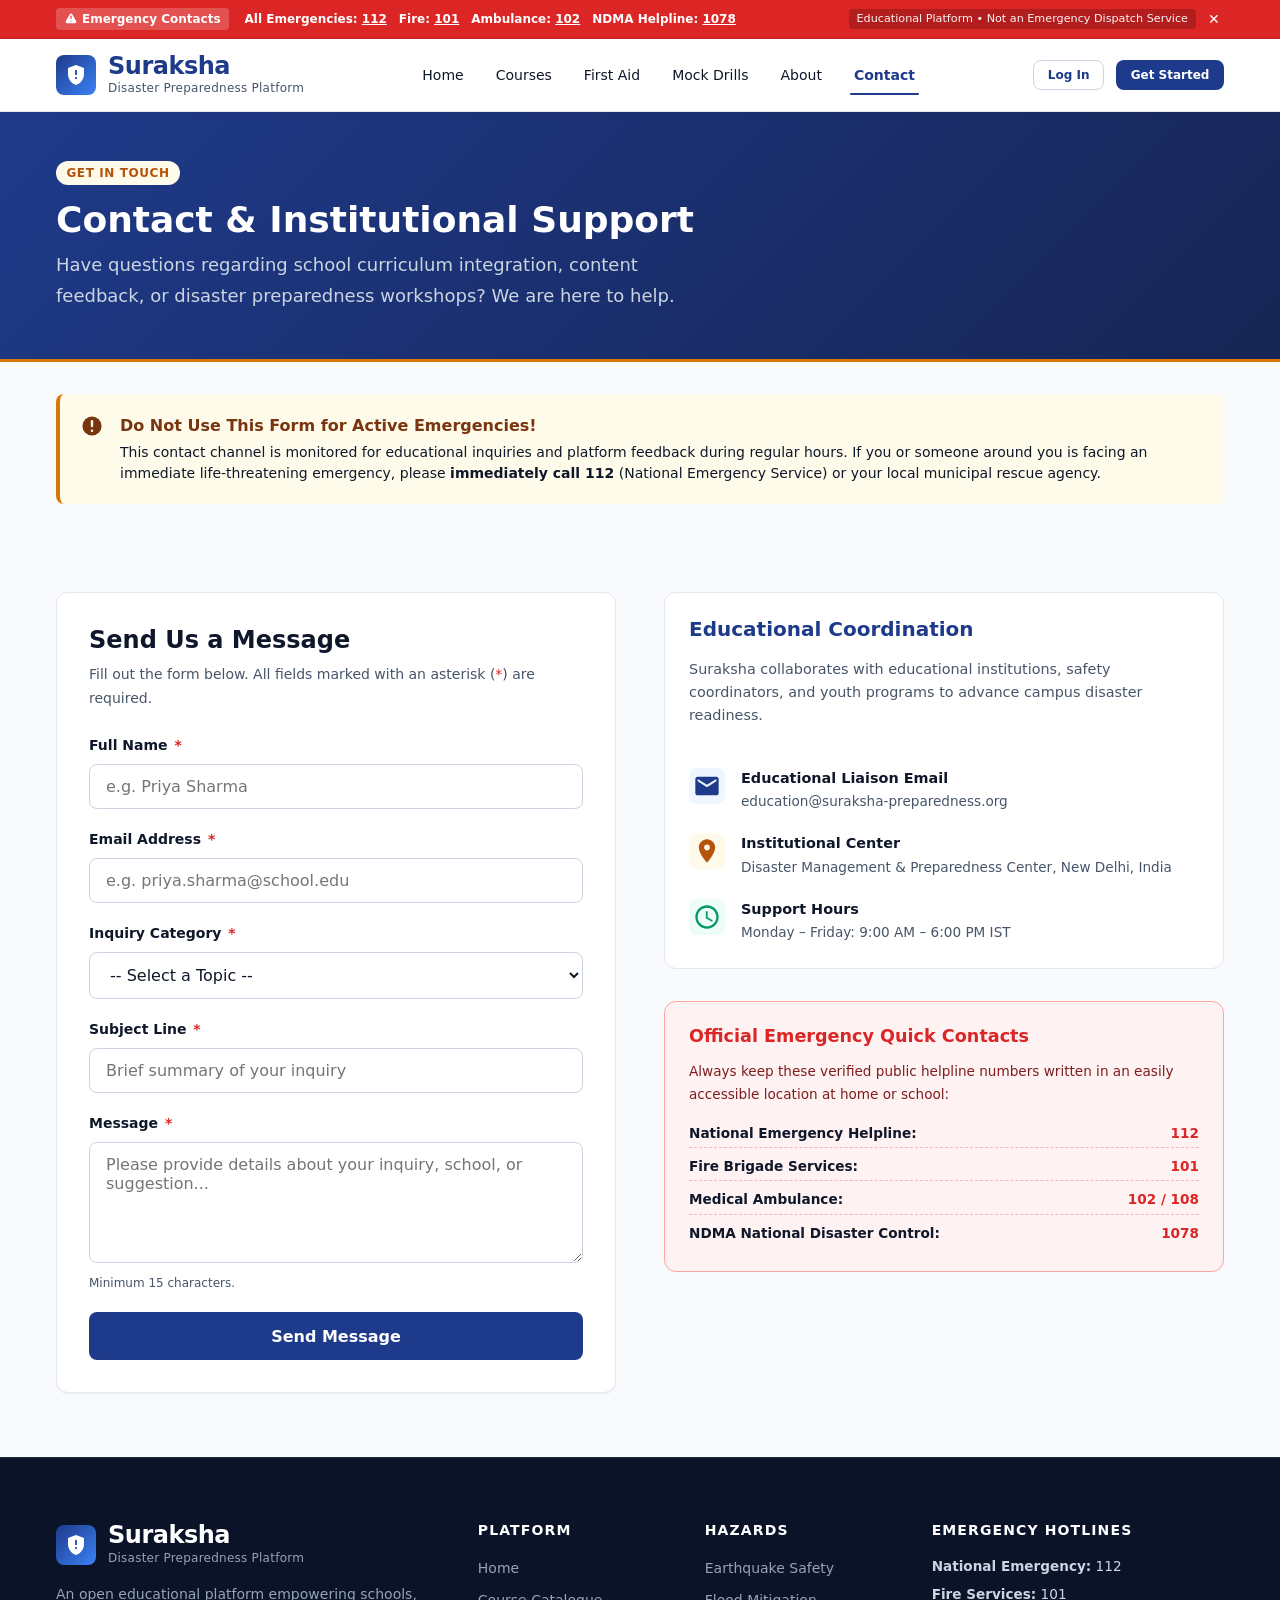
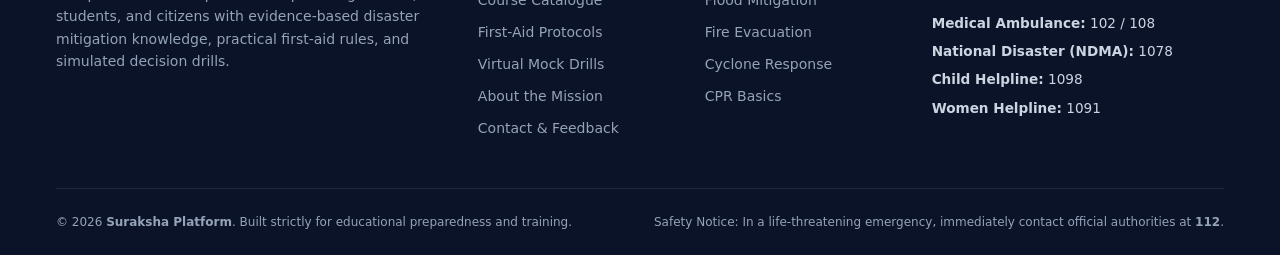
<file: frontend/contact.html>
<!DOCTYPE html>
<html lang="en">
<head>
  <meta charset="UTF-8">
  <meta name="viewport" content="width=device-width, initial-scale=1.0">
  <meta name="description" content="Contact Suraksha: Reach our disaster education team, request institutional workshops, submit feedback on courses, or report technical questions.">
  <title>Contact & Feedback - Suraksha Platform</title>

  <link rel="stylesheet" href="css/variables.css">
  <link rel="stylesheet" href="css/base.css">
  <link rel="stylesheet" href="css/components.css">
</head>
<body>

  <!-- Keyboard Accessibility Skip Link -->
  <a href="#main-content" class="skip-link">Skip to main content</a>

  <!-- Emergency Top Hotline Banner -->
  <aside class="emergency-banner" aria-label="Official Emergency Contacts and Educational Notice">
    <div class="container">
      <div class="emergency-banner-content">
        <span class="emergency-tag">
          <svg style="width: 14px; height: 14px;" viewBox="0 0 20 20" fill="currentColor" aria-hidden="true">
            <path fill-rule="evenodd" d="M8.257 3.099c.765-1.36 2.722-1.36 3.486 0l5.58 9.92c.75 1.334-.213 2.98-1.742 2.98H4.42c-1.53 0-2.493-1.646-1.743-2.98l5.58-9.92zM11 13a1 1 0 11-2 0 1 1 0 012 0zm-1-8a1 1 0 00-1 1v3a1 1 0 002 0V6a1 1 0 00-1-1z" clip-rule="evenodd" />
          </svg>
          Emergency Contacts
        </span>
        <div class="emergency-numbers">
          <span>All Emergencies: <a href="tel:112">112</a></span>
          <span>Fire: <a href="tel:101">101</a></span>
          <span>Ambulance: <a href="tel:102">102</a></span>
          <span>NDMA Helpline: <a href="tel:1078">1078</a></span>
        </div>
      </div>
      <div style="display: flex; align-items: center; gap: 8px;">
        <span class="emergency-disclaimer-pill">Educational Platform • Not an Emergency Dispatch Service</span>
        <button type="button" class="banner-dismiss-btn" aria-label="Dismiss emergency banner" style="background: none; border: none; color: #fff; cursor: pointer; padding: 2px 4px; font-size: 14px;">✕</button>
      </div>
    </div>
  </aside>

  <!-- Main Navigation Header -->
  <header class="main-header">
    <div class="container nav-container">
      <a href="index.html" class="brand" aria-label="Suraksha Home">
        <div class="brand-icon">
          <svg viewBox="0 0 24 24" aria-hidden="true">
            <path d="M12 2L4 5v6.09c0 5.05 3.41 9.76 8 10.91 4.59-1.15 8-5.86 8-10.91V5l-8-3zm1 14h-2v-2h2v2zm0-4h-2V7h2v5z"/>
          </svg>
        </div>
        <div class="brand-text-group">
          <span class="brand-name">Suraksha</span>
          <span class="brand-tagline">Disaster Preparedness Platform</span>
        </div>
      </a>

      <nav aria-label="Main Navigation">
        <ul class="nav-menu">
          <li><a href="index.html" class="nav-link">Home</a></li>
          <li><a href="courses.html" class="nav-link">Courses</a></li>
          <li><a href="first-aid.html" class="nav-link">First Aid</a></li>
          <li><a href="mock-drill.html" class="nav-link">Mock Drills</a></li>
          <li><a href="about.html" class="nav-link">About</a></li>
          <li><a href="contact.html" class="nav-link active">Contact</a></li>
          
          <li class="nav-actions-mobile" style="display: none;">
            <a href="login.html" class="btn btn-secondary btn-sm">Log In</a>
            <a href="register.html" class="btn btn-primary btn-sm">Get Started</a>
          </li>
        </ul>
      </nav>

      <div class="nav-actions">
        <a href="login.html" class="btn btn-secondary btn-sm">Log In</a>
        <a href="register.html" class="btn btn-primary btn-sm">Get Started</a>
      </div>

      <button class="nav-toggle" aria-label="Toggle navigation menu" aria-expanded="false">
        <svg viewBox="0 0 24 24" fill="none" stroke-width="2" stroke-linecap="round" stroke-linejoin="round">
          <line x1="3" y1="12" x2="21" y2="12"></line>
          <line x1="3" y1="6" x2="21" y2="6"></line>
          <line x1="3" y1="18" x2="21" y2="18"></line>
        </svg>
      </button>
    </div>
  </header>

  <!-- Main Content -->
  <main id="main-content">
    
    <!-- Page Header Banner -->
    <header class="page-header">
      <div class="container">
        <span class="badge badge-accent" style="margin-bottom: 0.75rem;">Get in Touch</span>
        <h1>Contact & Institutional Support</h1>
        <p>
          Have questions regarding school curriculum integration, content feedback, or disaster preparedness workshops? We are here to help.
        </p>
      </div>
    </header>

    <!-- Urgent Emergency Clarification Callout -->
    <section class="container" style="margin-top: 2rem;">
      <div class="callout callout-warning">
        <div class="callout-icon" aria-hidden="true">
          <svg viewBox="0 0 20 20" fill="currentColor">
            <path fill-rule="evenodd" d="M18 10a8 8 0 11-16 0 8 8 0 0116 0zm-7 4a1 1 0 11-2 0 1 1 0 012 0zm-1-9a1 1 0 00-1 1v4a1 1 0 102 0V6a1 1 0 00-1-1z" clip-rule="evenodd" />
          </svg>
        </div>
        <div>
          <div class="callout-title">Do Not Use This Form for Active Emergencies!</div>
          <div class="callout-body">
            This contact channel is monitored for educational inquiries and platform feedback during regular hours. If you or someone around you is facing an immediate life-threatening emergency, please <strong>immediately call 112</strong> (National Emergency Service) or your local municipal rescue agency.
          </div>
        </div>
      </div>
    </section>

    <!-- Main Contact Section: Form & Info Grid -->
    <section class="section">
      <div class="container">
        <div class="grid grid-2" style="align-items: start; gap: 3rem;">
          
          <!-- Contact Form Column -->
          <div>
            <div class="form-card">
              <h2 style="font-size: 1.5rem; margin-bottom: 0.5rem;">Send Us a Message</h2>
              <p style="font-size: 0.875rem; margin-bottom: 1.5rem;">
                Fill out the form below. All fields marked with an asterisk (<span style="color: var(--color-danger);">*</span>) are required.
              </p>

              <!-- Dynamic Alert Feedback Container -->
              <div id="formAlertContainer" aria-live="polite"></div>

              <form id="contactForm" novalidate>
                <!-- Full Name -->
                <div class="form-group">
                  <label for="fullName" class="form-label">
                    Full Name <span class="required-mark" aria-hidden="true">*</span>
                  </label>
                  <input
                    type="text"
                    id="fullName"
                    name="fullName"
                    class="form-control"
                    placeholder="e.g. Priya Sharma"
                    autocomplete="name"
                    required
                  >
                  <div id="fullNameError" class="form-feedback error-text" role="alert"></div>
                </div>

                <!-- Email Address -->
                <div class="form-group">
                  <label for="email" class="form-label">
                    Email Address <span class="required-mark" aria-hidden="true">*</span>
                  </label>
                  <input
                    type="email"
                    id="email"
                    name="email"
                    class="form-control"
                    placeholder="e.g. priya.sharma@school.edu"
                    autocomplete="email"
                    required
                  >
                  <div id="emailError" class="form-feedback error-text" role="alert"></div>
                </div>

                <!-- Inquiry Category -->
                <div class="form-group">
                  <label for="category" class="form-label">
                    Inquiry Category <span class="required-mark" aria-hidden="true">*</span>
                  </label>
                  <select id="category" name="category" class="form-control" required>
                    <option value="" disabled selected>-- Select a Topic --</option>
                    <option value="GENERAL">General Educational Inquiry</option>
                    <option value="SCHOOL">School or College Partnership</option>
                    <option value="CONTENT_FEEDBACK">Disaster Course Content Feedback</option>
                    <option value="REPORT_INACCURACY">Report Safety Protocol Inaccuracy</option>
                    <option value="TECHNICAL">Technical Platform Support</option>
                  </select>
                  <div id="categoryError" class="form-feedback error-text" role="alert"></div>
                </div>

                <!-- Subject Line -->
                <div class="form-group">
                  <label for="subject" class="form-label">
                    Subject Line <span class="required-mark" aria-hidden="true">*</span>
                  </label>
                  <input
                    type="text"
                    id="subject"
                    name="subject"
                    class="form-control"
                    placeholder="Brief summary of your inquiry"
                    required
                  >
                  <div id="subjectError" class="form-feedback error-text" role="alert"></div>
                </div>

                <!-- Message Body -->
                <div class="form-group">
                  <label for="message" class="form-label">
                    Message <span class="required-mark" aria-hidden="true">*</span>
                  </label>
                  <textarea
                    id="message"
                    name="message"
                    rows="5"
                    class="form-control"
                    placeholder="Please provide details about your inquiry, school, or suggestion..."
                    required
                  ></textarea>
                  <div id="messageError" class="form-feedback error-text" role="alert"></div>
                  <div class="form-helper">Minimum 15 characters.</div>
                </div>

                <!-- Submit Button -->
                <button type="submit" class="btn btn-primary btn-lg" style="width: 100%;">
                  Send Message
                </button>
              </form>
            </div>
          </div>

          <!-- Contact Details & Institutional Info Column -->
          <div>
            <div class="card" style="margin-bottom: 2rem;">
              <h3 style="font-size: 1.25rem; margin-bottom: 1rem; color: var(--color-primary);">Educational Coordination</h3>
              <p style="font-size: 0.9rem; line-height: 1.6;">
                Suraksha collaborates with educational institutions, safety coordinators, and youth programs to advance campus disaster readiness.
              </p>

              <div style="display: flex; flex-direction: column; gap: 1.25rem; margin-top: 1.5rem;">
                <div style="display: flex; gap: 1rem; align-items: flex-start;">
                  <div class="card-icon primary" style="width: 2.25rem; height: 2.25rem; margin-bottom: 0;">
                    <svg viewBox="0 0 24 24" fill="currentColor" aria-hidden="true">
                      <path d="M20 4H4c-1.1 0-1.99.9-1.99 2L2 18c0 1.1.9 2 2 2h16c1.1 0 2-.9 2-2V6c0-1.1-.9-2-2-2zm0 4l-8 5-8-5V6l8 5 8-5v2z"/>
                    </svg>
                  </div>
                  <div>
                    <strong style="font-size: 0.9rem; display: block;">Educational Liaison Email</strong>
                    <span style="font-size: 0.85rem; color: var(--color-text-muted);">education@suraksha-preparedness.org</span>
                  </div>
                </div>

                <div style="display: flex; gap: 1rem; align-items: flex-start;">
                  <div class="card-icon accent" style="width: 2.25rem; height: 2.25rem; margin-bottom: 0;">
                    <svg viewBox="0 0 24 24" fill="currentColor" aria-hidden="true">
                      <path d="M12 2C8.13 2 5 5.13 5 9c0 5.25 7 13 7 13s7-7.75 7-13c0-3.87-3.13-7-7-7zm0 9.5c-1.38 0-2.5-1.12-2.5-2.5s1.12-2.5 2.5-2.5 2.5 1.12 2.5 2.5-1.12 2.5-2.5 2.5z"/>
                    </svg>
                  </div>
                  <div>
                    <strong style="font-size: 0.9rem; display: block;">Institutional Center</strong>
                    <span style="font-size: 0.85rem; color: var(--color-text-muted);">Disaster Management & Preparedness Center, New Delhi, India</span>
                  </div>
                </div>

                <div style="display: flex; gap: 1rem; align-items: flex-start;">
                  <div class="card-icon success" style="width: 2.25rem; height: 2.25rem; margin-bottom: 0;">
                    <svg viewBox="0 0 24 24" fill="currentColor" aria-hidden="true">
                      <path d="M11.99 2C6.47 2 2 6.48 2 12s4.47 10 9.99 10C17.52 22 22 17.52 22 12S17.52 2 11.99 2zM12 20c-4.42 0-8-3.58-8-8s3.58-8 8-8 8 3.58 8 8-3.58 8-8 8zm.5-13H11v6l5.25 3.15.75-1.23-4.5-2.67z"/>
                    </svg>
                  </div>
                  <div>
                    <strong style="font-size: 0.9rem; display: block;">Support Hours</strong>
                    <span style="font-size: 0.85rem; color: var(--color-text-muted);">Monday &ndash; Friday: 9:00 AM &ndash; 6:00 PM IST</span>
                  </div>
                </div>
              </div>
            </div>

            <!-- National Emergency Directory Card -->
            <div class="card" style="background-color: var(--color-danger-subtle); border-color: #fca5a5;">
              <h3 style="font-size: 1.1rem; margin-bottom: 0.75rem; color: var(--color-danger);">Official Emergency Quick Contacts</h3>
              <p style="font-size: 0.85rem; color: #7f1d1d; margin-bottom: 1rem;">
                Always keep these verified public helpline numbers written in an easily accessible location at home or school:
              </p>
              <ul style="list-style: none; display: flex; flex-direction: column; gap: 0.5rem; font-size: 0.85rem;">
                <li style="display: flex; justify-content: space-between; border-bottom: 1px dashed rgba(220, 38, 38, 0.3); padding-bottom: 4px;">
                  <span><strong>National Emergency Helpline:</strong></span>
                  <a href="tel:112" style="color: var(--color-danger); font-weight: bold;">112</a>
                </li>
                <li style="display: flex; justify-content: space-between; border-bottom: 1px dashed rgba(220, 38, 38, 0.3); padding-bottom: 4px;">
                  <span><strong>Fire Brigade Services:</strong></span>
                  <a href="tel:101" style="color: var(--color-danger); font-weight: bold;">101</a>
                </li>
                <li style="display: flex; justify-content: space-between; border-bottom: 1px dashed rgba(220, 38, 38, 0.3); padding-bottom: 4px;">
                  <span><strong>Medical Ambulance:</strong></span>
                  <a href="tel:102" style="color: var(--color-danger); font-weight: bold;">102 / 108</a>
                </li>
                <li style="display: flex; justify-content: space-between; padding-bottom: 4px;">
                  <span><strong>NDMA National Disaster Control:</strong></span>
                  <a href="tel:1078" style="color: var(--color-danger); font-weight: bold;">1078</a>
                </li>
              </ul>
            </div>

          </div>

        </div>
      </div>
    </section>

  </main>

  <!-- Footer -->
  <footer class="main-footer">
    <div class="container">
      <div class="footer-grid">
        <div class="footer-brand">
          <div class="brand">
            <div class="brand-icon">
              <svg viewBox="0 0 24 24" aria-hidden="true">
                <path d="M12 2L4 5v6.09c0 5.05 3.41 9.76 8 10.91 4.59-1.15 8-5.86 8-10.91V5l-8-3zm1 14h-2v-2h2v2zm0-4h-2V7h2v5z"/>
              </svg>
            </div>
            <div class="brand-text-group">
              <span class="brand-name">Suraksha</span>
              <span class="brand-tagline">Disaster Preparedness Platform</span>
            </div>
          </div>
          <p>
            An open educational platform empowering schools, students, and citizens with evidence-based disaster mitigation knowledge, practical first-aid rules, and simulated decision drills.
          </p>
        </div>

        <div>
          <h4 class="footer-heading">Platform</h4>
          <ul class="footer-links">
            <li><a href="index.html">Home</a></li>
            <li><a href="courses.html">Course Catalogue</a></li>
            <li><a href="first-aid.html">First-Aid Protocols</a></li>
            <li><a href="mock-drill.html">Virtual Mock Drills</a></li>
            <li><a href="about.html">About the Mission</a></li>
            <li><a href="contact.html">Contact & Feedback</a></li>
          </ul>
        </div>

        <div>
          <h4 class="footer-heading">Hazards</h4>
          <ul class="footer-links">
            <li><a href="courses.html#earthquake">Earthquake Safety</a></li>
            <li><a href="courses.html#flood">Flood Mitigation</a></li>
            <li><a href="courses.html#fire">Fire Evacuation</a></li>
            <li><a href="courses.html#cyclone">Cyclone Response</a></li>
            <li><a href="first-aid.html#cpr">CPR Basics</a></li>
          </ul>
        </div>

        <div>
          <h4 class="footer-heading">Emergency Hotlines</h4>
          <ul class="footer-links" style="color: #cbd5e1; font-size: 0.85rem;">
            <li><strong>National Emergency:</strong> 112</li>
            <li><strong>Fire Services:</strong> 101</li>
            <li><strong>Medical Ambulance:</strong> 102 / 108</li>
            <li><strong>National Disaster (NDMA):</strong> 1078</li>
            <li><strong>Child Helpline:</strong> 1098</li>
            <li><strong>Women Helpline:</strong> 1091</li>
          </ul>
        </div>
      </div>

      <div class="footer-bottom">
        <div>
          &copy; 2026 <strong>Suraksha Platform</strong>. Built strictly for educational preparedness and training.
        </div>
        <div>
          <span>Safety Notice: In a life-threatening emergency, immediately contact official authorities at <strong>112</strong>.</span>
        </div>
      </div>
    </div>
  </footer>

  <!-- Scripts -->
  <script src="js/api.js"></script>
  <script src="js/main.js"></script>
  <script src="js/auth.js"></script>
  <script src="js/contact.js"></script>
</body>
</html>
</file>
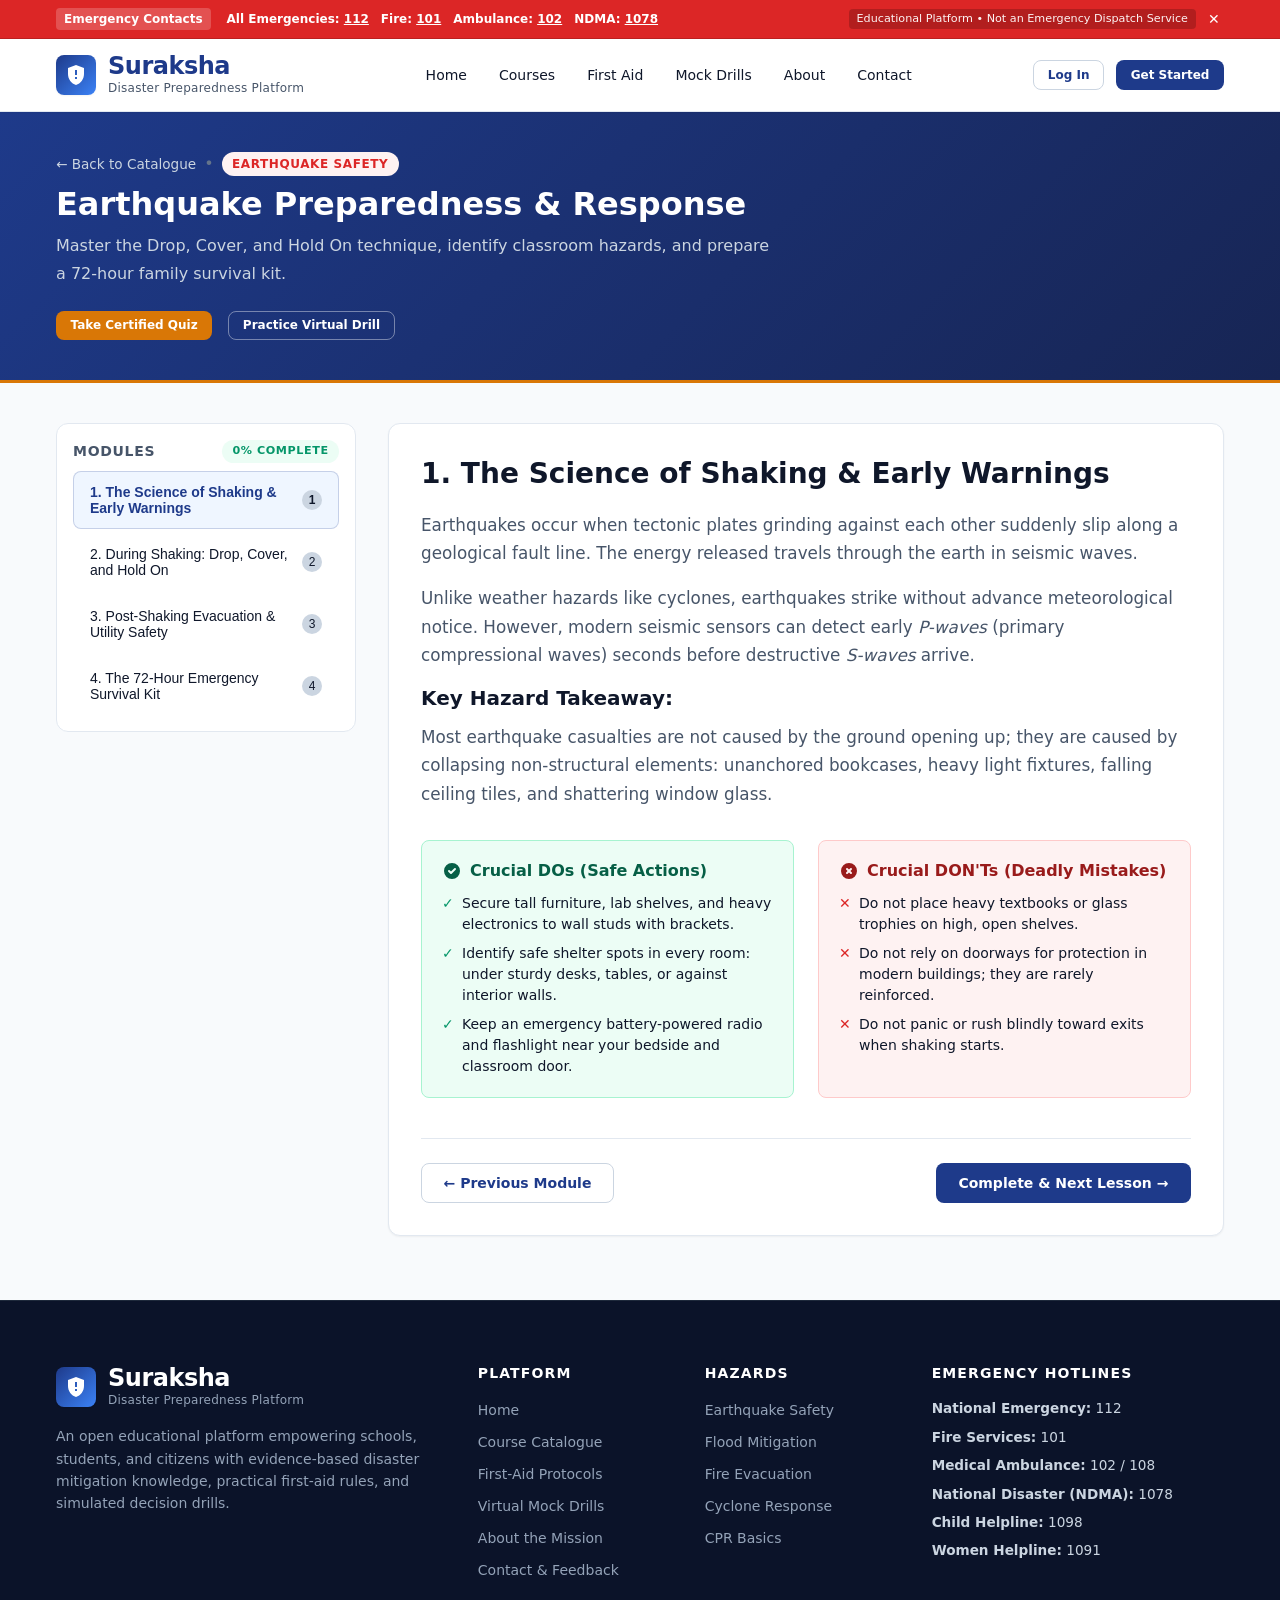
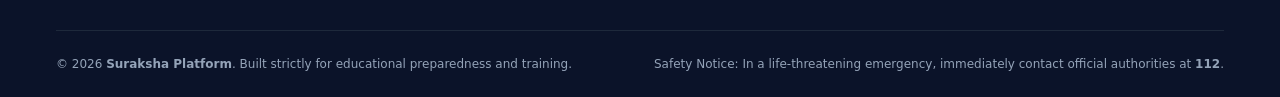
<file: frontend/course-detail.html>
<!DOCTYPE html>
<html lang="en">
<head>
  <meta charset="UTF-8">
  <meta name="viewport" content="width=device-width, initial-scale=1.0">
  <meta name="description" content="Study detailed disaster safety modules, evidence-based DOs and DON'Ts, and prepare for certified safety assessments.">
  <title>Lesson Viewer - Suraksha Disaster Preparedness</title>

  <link rel="stylesheet" href="css/variables.css">
  <link rel="stylesheet" href="css/base.css">
  <link rel="stylesheet" href="css/components.css">
  <link rel="stylesheet" href="css/learning.css">
</head>
<body>

  <a href="#main-content" class="skip-link">Skip to main content</a>

  <!-- Emergency Banner -->
  <aside class="emergency-banner" aria-label="Official Emergency Contacts and Educational Notice">
    <div class="container">
      <div class="emergency-banner-content">
        <span class="emergency-tag">Emergency Contacts</span>
        <div class="emergency-numbers">
          <span>All Emergencies: <a href="tel:112">112</a></span>
          <span>Fire: <a href="tel:101">101</a></span>
          <span>Ambulance: <a href="tel:102">102</a></span>
          <span>NDMA: <a href="tel:1078">1078</a></span>
        </div>
      </div>
      <div style="display: flex; align-items: center; gap: 8px;">
        <span class="emergency-disclaimer-pill">Educational Platform • Not an Emergency Dispatch Service</span>
        <button type="button" class="banner-dismiss-btn" aria-label="Dismiss emergency banner" style="background: none; border: none; color: #fff; cursor: pointer; padding: 2px 4px; font-size: 14px;">✕</button>
      </div>
    </div>
  </aside>

  <!-- Header -->
  <header class="main-header">
    <div class="container nav-container">
      <a href="index.html" class="brand" aria-label="Suraksha Home">
        <div class="brand-icon">
          <svg viewBox="0 0 24 24" aria-hidden="true">
            <path d="M12 2L4 5v6.09c0 5.05 3.41 9.76 8 10.91 4.59-1.15 8-5.86 8-10.91V5l-8-3zm1 14h-2v-2h2v2zm0-4h-2V7h2v5z"/>
          </svg>
        </div>
        <div class="brand-text-group">
          <span class="brand-name">Suraksha</span>
          <span class="brand-tagline">Disaster Preparedness Platform</span>
        </div>
      </a>

      <nav aria-label="Main Navigation">
        <ul class="nav-menu">
          <li><a href="index.html" class="nav-link">Home</a></li>
          <li><a href="courses.html" class="nav-link active">Courses</a></li>
          <li><a href="first-aid.html" class="nav-link">First Aid</a></li>
          <li><a href="mock-drill.html" class="nav-link">Mock Drills</a></li>
          <li><a href="about.html" class="nav-link">About</a></li>
          <li><a href="contact.html" class="nav-link">Contact</a></li>
          <li class="nav-actions-mobile" style="display: none;">
            <a href="login.html" class="btn btn-secondary btn-sm">Log In</a>
            <a href="register.html" class="btn btn-primary btn-sm">Get Started</a>
          </li>
        </ul>
      </nav>

      <div class="nav-actions">
        <a href="login.html" class="btn btn-secondary btn-sm">Log In</a>
        <a href="register.html" class="btn btn-primary btn-sm">Get Started</a>
      </div>

      <button class="nav-toggle" aria-label="Toggle navigation menu" aria-expanded="false">
        <svg viewBox="0 0 24 24" fill="none" stroke-width="2" stroke-linecap="round" stroke-linejoin="round">
          <line x1="3" y1="12" x2="21" y2="12"></line>
          <line x1="3" y1="6" x2="21" y2="6"></line>
          <line x1="3" y1="18" x2="21" y2="18"></line>
        </svg>
      </button>
    </div>
  </header>

  <!-- Main Content -->
  <main id="main-content">
    
    <!-- Course Banner -->
    <header class="page-header" style="padding: 2.5rem 0;">
      <div class="container">
        <div style="display: flex; gap: 0.5rem; align-items: center; margin-bottom: 0.5rem;">
          <a href="courses.html" style="color: #cbd5e1; font-size: 0.85rem;">&larr; Back to Catalogue</a>
          <span style="color: #64748b;">•</span>
          <span id="courseCategoryBadge" class="badge badge-danger">Hazard</span>
        </div>
        <h1 id="courseTitle" style="font-size: 2rem;">Loading Course Title...</h1>
        <p id="courseSummary" style="font-size: 1rem; max-width: 720px; color: #cbd5e1;">Loading description...</p>
        
        <div style="display: flex; gap: 1rem; margin-top: 1.5rem; flex-wrap: wrap;">
          <a id="quizLinkBtn" href="quiz.html" class="btn btn-accent btn-sm">Take Certified Quiz</a>
          <a id="drillLinkBtn" href="mock-drill.html" class="btn btn-outline-white btn-sm">Practice Virtual Drill</a>
        </div>
      </div>
    </header>

    <!-- Lesson Viewer Layout -->
    <section class="section" style="padding: 2.5rem 0 4rem 0;">
      <div class="container">
        <div class="course-viewer-layout">
          
          <!-- Sidebar: Module Navigator -->
          <aside class="lesson-sidebar" aria-label="Course Lesson Modules">
            <div style="display: flex; justify-content: space-between; align-items: center; margin-bottom: 0.5rem;">
              <span class="lesson-sidebar-title" style="margin-bottom: 0; border-bottom: none; padding-bottom: 0;">Modules</span>
              <span id="courseProgressBadge" class="badge badge-success" style="font-size: 0.7rem;">0% Complete</span>
            </div>
            <ul id="lessonList" class="lesson-list">
              <!-- Populated by js/course-detail.js -->
            </ul>
          </aside>

          <!-- Main Lesson Content Area -->
          <article class="lesson-content-card">
            <h2 id="activeLessonTitle" style="font-size: 1.75rem; margin-bottom: 1.25rem;">
              Module Loading...
            </h2>

            <div id="activeLessonContent" style="font-size: 1.05rem; line-height: 1.7; color: var(--color-text-main); margin-bottom: 2rem;">
              <!-- Populated by js/course-detail.js -->
            </div>

            <!-- DOs and DON'Ts Section -->
            <div class="dos-donts-grid">
              <div class="dos-panel">
                <h4>
                  <svg style="width: 1.25rem; height: 1.25rem;" viewBox="0 0 20 20" fill="currentColor">
                    <path fill-rule="evenodd" d="M10 18a8 8 0 100-16 8 8 0 000 16zm3.707-9.293a1 1 0 00-1.414-1.414L9 10.586 7.707 9.293a1 1 0 00-1.414 1.414l2 2a1 1 0 001.414 0l4-4z" clip-rule="evenodd" />
                  </svg>
                  Crucial DOs (Safe Actions)
                </h4>
                <ul id="dosContainer" class="guideline-list"></ul>
              </div>

              <div class="donts-panel">
                <h4>
                  <svg style="width: 1.25rem; height: 1.25rem;" viewBox="0 0 20 20" fill="currentColor">
                    <path fill-rule="evenodd" d="M10 18a8 8 0 100-16 8 8 0 000 16zM8.707 7.293a1 1 0 00-1.414 1.414L8.586 10l-1.293 1.293a1 1 0 101.414 1.414L10 11.414l1.293 1.293a1 1 0 001.414-1.414L11.414 10l1.293-1.293a1 1 0 00-1.414-1.414L10 8.586 8.707 7.293z" clip-rule="evenodd" />
                  </svg>
                  Crucial DON'Ts (Deadly Mistakes)
                </h4>
                <ul id="dontsContainer" class="guideline-list"></ul>
              </div>
            </div>

            <!-- Lesson Navigation Controls -->
            <div style="display: flex; justify-content: space-between; align-items: center; margin-top: 2.5rem; border-top: 1px solid var(--color-border-subtle); padding-top: 1.5rem; flex-wrap: wrap; gap: 1rem;">
              <button type="button" id="prevLessonBtn" class="btn btn-secondary">
                &larr; Previous Module
              </button>
              <button type="button" id="nextLessonBtn" class="btn btn-primary">
                Mark Complete & Next &rarr;
              </button>
            </div>
          </article>

        </div>
      </div>
    </section>

  </main>

  <!-- Footer -->
  <footer class="main-footer">
    <div class="container">
      <div class="footer-grid">
        <div class="footer-brand">
          <div class="brand">
            <div class="brand-icon">
              <svg viewBox="0 0 24 24" aria-hidden="true">
                <path d="M12 2L4 5v6.09c0 5.05 3.41 9.76 8 10.91 4.59-1.15 8-5.86 8-10.91V5l-8-3zm1 14h-2v-2h2v2zm0-4h-2V7h2v5z"/>
              </svg>
            </div>
            <div class="brand-text-group">
              <span class="brand-name">Suraksha</span>
              <span class="brand-tagline">Disaster Preparedness Platform</span>
            </div>
          </div>
          <p>
            An open educational platform empowering schools, students, and citizens with evidence-based disaster mitigation knowledge, practical first-aid rules, and simulated decision drills.
          </p>
        </div>

        <div>
          <h4 class="footer-heading">Platform</h4>
          <ul class="footer-links">
            <li><a href="index.html">Home</a></li>
            <li><a href="courses.html">Course Catalogue</a></li>
            <li><a href="first-aid.html">First-Aid Protocols</a></li>
            <li><a href="mock-drill.html">Virtual Mock Drills</a></li>
            <li><a href="about.html">About the Mission</a></li>
            <li><a href="contact.html">Contact & Feedback</a></li>
          </ul>
        </div>

        <div>
          <h4 class="footer-heading">Hazards</h4>
          <ul class="footer-links">
            <li><a href="courses.html#earthquake">Earthquake Safety</a></li>
            <li><a href="courses.html#flood">Flood Mitigation</a></li>
            <li><a href="courses.html#fire">Fire Evacuation</a></li>
            <li><a href="courses.html#cyclone">Cyclone Response</a></li>
            <li><a href="first-aid.html#cpr">CPR Basics</a></li>
          </ul>
        </div>

        <div>
          <h4 class="footer-heading">Emergency Hotlines</h4>
          <ul class="footer-links" style="color: #cbd5e1; font-size: 0.85rem;">
            <li><strong>National Emergency:</strong> 112</li>
            <li><strong>Fire Services:</strong> 101</li>
            <li><strong>Medical Ambulance:</strong> 102 / 108</li>
            <li><strong>National Disaster (NDMA):</strong> 1078</li>
            <li><strong>Child Helpline:</strong> 1098</li>
            <li><strong>Women Helpline:</strong> 1091</li>
          </ul>
        </div>
      </div>

      <div class="footer-bottom">
        <div>
          &copy; 2026 <strong>Suraksha Platform</strong>. Built strictly for educational preparedness and training.
        </div>
        <div>
          <span>Safety Notice: In a life-threatening emergency, immediately contact official authorities at <strong>112</strong>.</span>
        </div>
      </div>
    </div>
  </footer>

  <!-- Scripts -->
  <script src="js/data.js"></script>
  <script src="js/api.js"></script>
  <script src="js/main.js"></script>
  <script src="js/auth.js"></script>
  <script src="js/course-detail.js"></script>
</body>
</html>
</file>
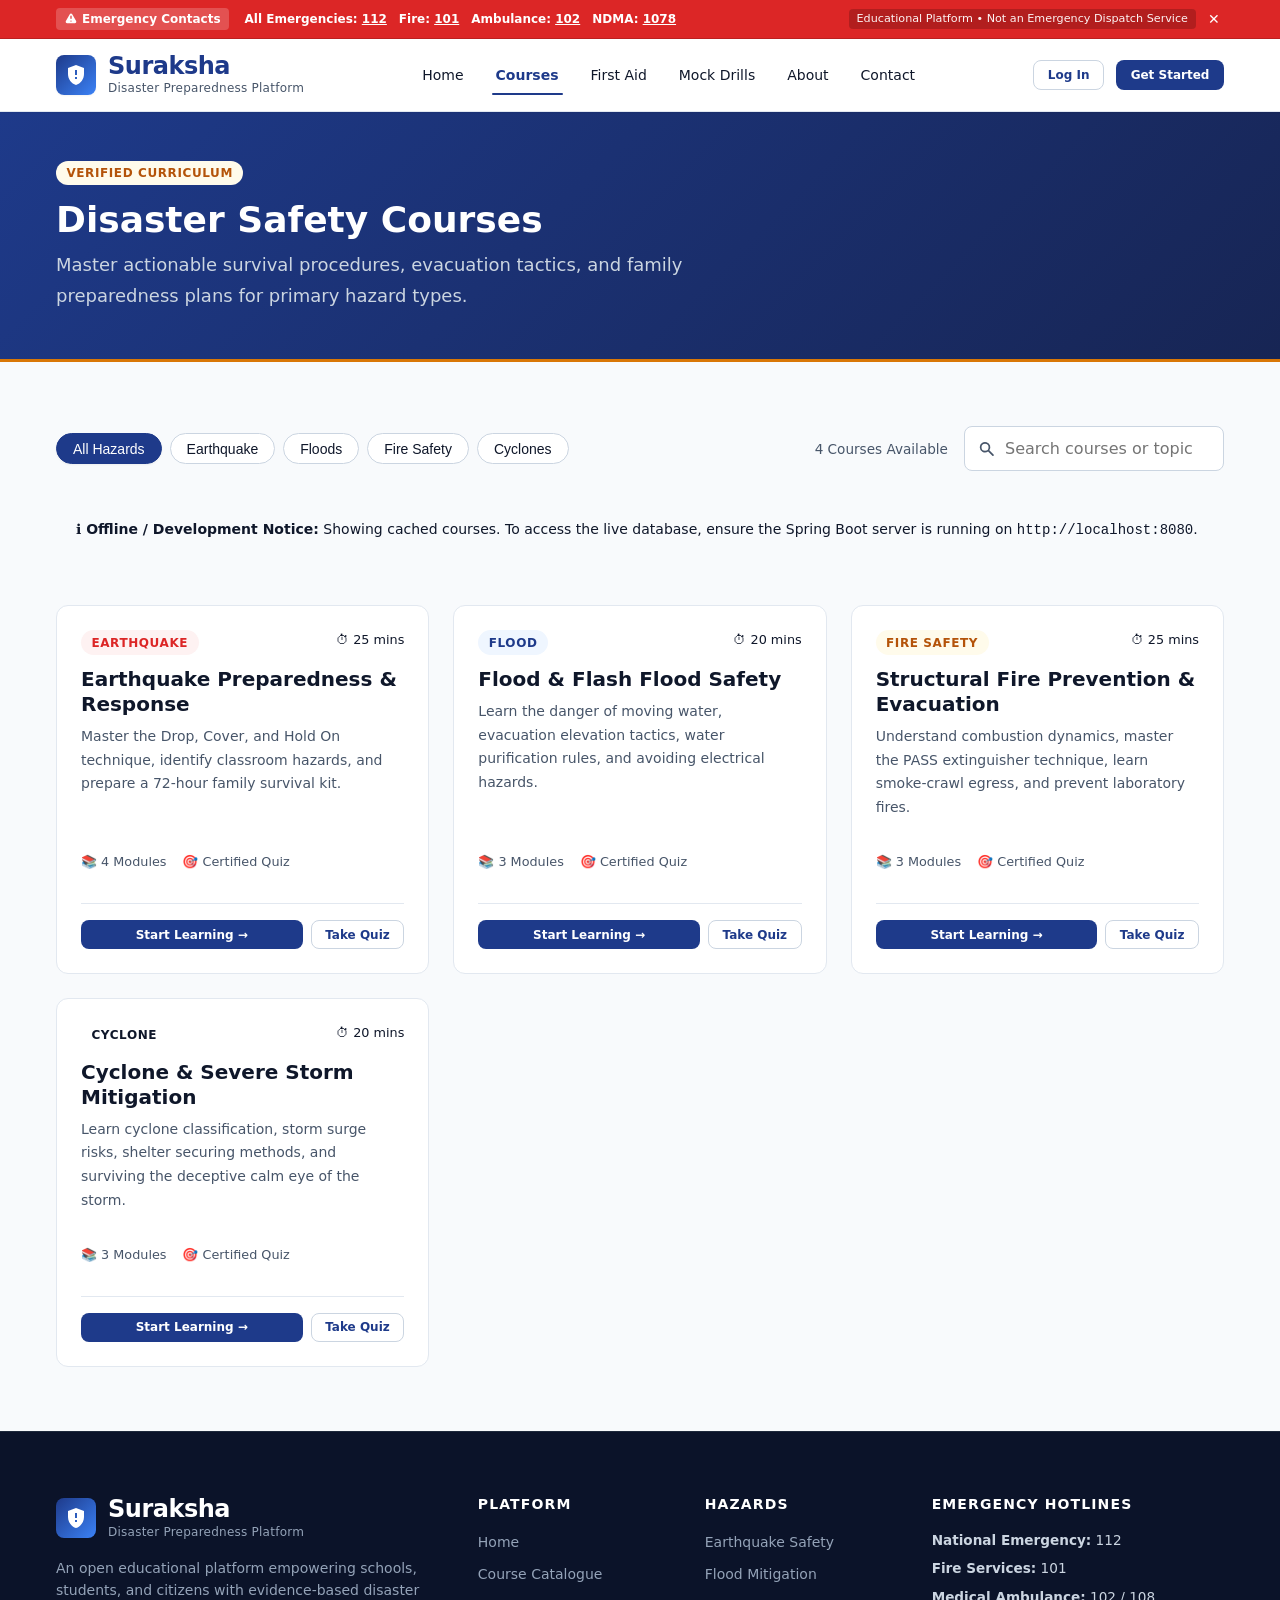
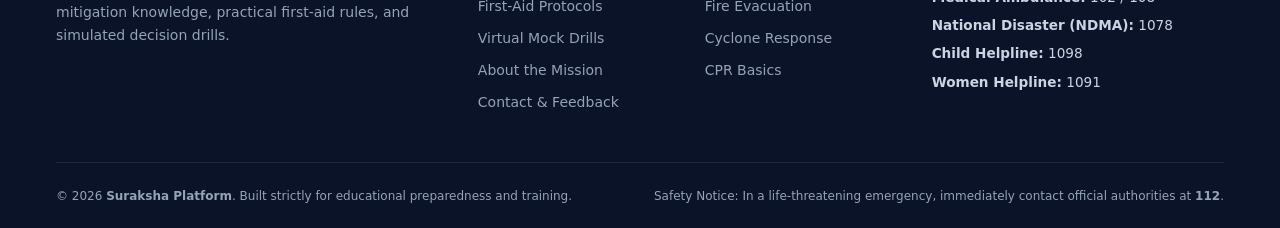
<file: frontend/courses.html>
<!DOCTYPE html>
<html lang="en">
<head>
  <meta charset="UTF-8">
  <meta name="viewport" content="width=device-width, initial-scale=1.0">
  <meta name="description" content="Explore disaster preparedness and safety courses: Earthquakes, Floods, Fire Safety, and Cyclones. Learn with verified guidelines and interactive quizzes.">
  <title>Course Catalogue - Suraksha Disaster Preparedness</title>

  <link rel="stylesheet" href="css/variables.css">
  <link rel="stylesheet" href="css/base.css">
  <link rel="stylesheet" href="css/components.css">
  <link rel="stylesheet" href="css/learning.css">
</head>
<body>

  <a href="#main-content" class="skip-link">Skip to main content</a>

  <!-- Emergency Banner -->
  <aside class="emergency-banner" aria-label="Official Emergency Contacts and Educational Notice">
    <div class="container">
      <div class="emergency-banner-content">
        <span class="emergency-tag">
          <svg style="width: 14px; height: 14px;" viewBox="0 0 20 20" fill="currentColor" aria-hidden="true">
            <path fill-rule="evenodd" d="M8.257 3.099c.765-1.36 2.722-1.36 3.486 0l5.58 9.92c.75 1.334-.213 2.98-1.742 2.98H4.42c-1.53 0-2.493-1.646-1.743-2.98l5.58-9.92zM11 13a1 1 0 11-2 0 1 1 0 012 0zm-1-8a1 1 0 00-1 1v3a1 1 0 002 0V6a1 1 0 00-1-1z" clip-rule="evenodd" />
          </svg>
          Emergency Contacts
        </span>
        <div class="emergency-numbers">
          <span>All Emergencies: <a href="tel:112">112</a></span>
          <span>Fire: <a href="tel:101">101</a></span>
          <span>Ambulance: <a href="tel:102">102</a></span>
          <span>NDMA: <a href="tel:1078">1078</a></span>
        </div>
      </div>
      <div style="display: flex; align-items: center; gap: 8px;">
        <span class="emergency-disclaimer-pill">Educational Platform • Not an Emergency Dispatch Service</span>
        <button type="button" class="banner-dismiss-btn" aria-label="Dismiss emergency banner" style="background: none; border: none; color: #fff; cursor: pointer; padding: 2px 4px; font-size: 14px;">✕</button>
      </div>
    </div>
  </aside>

  <!-- Header -->
  <header class="main-header">
    <div class="container nav-container">
      <a href="index.html" class="brand" aria-label="Suraksha Home">
        <div class="brand-icon">
          <svg viewBox="0 0 24 24" aria-hidden="true">
            <path d="M12 2L4 5v6.09c0 5.05 3.41 9.76 8 10.91 4.59-1.15 8-5.86 8-10.91V5l-8-3zm1 14h-2v-2h2v2zm0-4h-2V7h2v5z"/>
          </svg>
        </div>
        <div class="brand-text-group">
          <span class="brand-name">Suraksha</span>
          <span class="brand-tagline">Disaster Preparedness Platform</span>
        </div>
      </a>

      <nav aria-label="Main Navigation">
        <ul class="nav-menu">
          <li><a href="index.html" class="nav-link">Home</a></li>
          <li><a href="courses.html" class="nav-link active">Courses</a></li>
          <li><a href="first-aid.html" class="nav-link">First Aid</a></li>
          <li><a href="mock-drill.html" class="nav-link">Mock Drills</a></li>
          <li><a href="about.html" class="nav-link">About</a></li>
          <li><a href="contact.html" class="nav-link">Contact</a></li>
          <li class="nav-actions-mobile" style="display: none;">
            <a href="login.html" class="btn btn-secondary btn-sm">Log In</a>
            <a href="register.html" class="btn btn-primary btn-sm">Get Started</a>
          </li>
        </ul>
      </nav>

      <div class="nav-actions">
        <a href="login.html" class="btn btn-secondary btn-sm">Log In</a>
        <a href="register.html" class="btn btn-primary btn-sm">Get Started</a>
      </div>

      <button class="nav-toggle" aria-label="Toggle navigation menu" aria-expanded="false">
        <svg viewBox="0 0 24 24" fill="none" stroke-width="2" stroke-linecap="round" stroke-linejoin="round">
          <line x1="3" y1="12" x2="21" y2="12"></line>
          <line x1="3" y1="6" x2="21" y2="6"></line>
          <line x1="3" y1="18" x2="21" y2="18"></line>
        </svg>
      </button>
    </div>
  </header>

  <!-- Main Content -->
  <main id="main-content">
    
    <header class="page-header">
      <div class="container">
        <span class="badge badge-accent" style="margin-bottom: 0.75rem;">Verified Curriculum</span>
        <h1>Disaster Safety Courses</h1>
        <p>
          Master actionable survival procedures, evacuation tactics, and family preparedness plans for primary hazard types.
        </p>
      </div>
    </header>

    <section class="section">
      <div class="container">
        
        <!-- Filter and Search Bar -->
        <div class="filter-bar">
          <div class="filter-pills" role="group" aria-label="Filter courses by hazard category">
            <button type="button" class="filter-btn active" data-category="ALL">All Hazards</button>
            <button type="button" class="filter-btn" data-category="EARTHQUAKE">Earthquake</button>
            <button type="button" class="filter-btn" data-category="FLOOD">Floods</button>
            <button type="button" class="filter-btn" data-category="FIRE">Fire Safety</button>
            <button type="button" class="filter-btn" data-category="CYCLONE">Cyclones</button>
          </div>

          <div style="display: flex; gap: 1rem; align-items: center;">
            <span id="activeCoursesCount" style="font-size: 0.85rem; color: var(--color-text-muted); font-weight: 500;">
              4 Courses Available
            </span>
            <div class="search-input-group">
              <svg class="search-icon" viewBox="0 0 20 20" fill="currentColor" aria-hidden="true">
                <path fill-rule="evenodd" d="M8 4a4 4 0 100 8 4 4 0 000-8zM2 8a6 6 0 1110.89 3.476l4.817 4.817a1 1 0 01-1.414 1.414l-4.816-4.816A6 6 0 012 8z" clip-rule="evenodd" />
              </svg>
              <input
                type="search"
                id="courseSearchInput"
                class="form-control"
                placeholder="Search courses or topics..."
                aria-label="Search courses"
              >
            </div>
          </div>
        </div>

        <!-- Courses Dynamic Grid -->
        <div id="coursesGrid" class="grid grid-3" aria-live="polite">
          <!-- Populated by js/courses.js -->
        </div>

      </div>
    </section>

  </main>

  <!-- Footer -->
  <footer class="main-footer">
    <div class="container">
      <div class="footer-grid">
        <div class="footer-brand">
          <div class="brand">
            <div class="brand-icon">
              <svg viewBox="0 0 24 24" aria-hidden="true">
                <path d="M12 2L4 5v6.09c0 5.05 3.41 9.76 8 10.91 4.59-1.15 8-5.86 8-10.91V5l-8-3zm1 14h-2v-2h2v2zm0-4h-2V7h2v5z"/>
              </svg>
            </div>
            <div class="brand-text-group">
              <span class="brand-name">Suraksha</span>
              <span class="brand-tagline">Disaster Preparedness Platform</span>
            </div>
          </div>
          <p>
            An open educational platform empowering schools, students, and citizens with evidence-based disaster mitigation knowledge, practical first-aid rules, and simulated decision drills.
          </p>
        </div>

        <div>
          <h4 class="footer-heading">Platform</h4>
          <ul class="footer-links">
            <li><a href="index.html">Home</a></li>
            <li><a href="courses.html">Course Catalogue</a></li>
            <li><a href="first-aid.html">First-Aid Protocols</a></li>
            <li><a href="mock-drill.html">Virtual Mock Drills</a></li>
            <li><a href="about.html">About the Mission</a></li>
            <li><a href="contact.html">Contact & Feedback</a></li>
          </ul>
        </div>

        <div>
          <h4 class="footer-heading">Hazards</h4>
          <ul class="footer-links">
            <li><a href="courses.html#earthquake">Earthquake Safety</a></li>
            <li><a href="courses.html#flood">Flood Mitigation</a></li>
            <li><a href="courses.html#fire">Fire Evacuation</a></li>
            <li><a href="courses.html#cyclone">Cyclone Response</a></li>
            <li><a href="first-aid.html#cpr">CPR Basics</a></li>
          </ul>
        </div>

        <div>
          <h4 class="footer-heading">Emergency Hotlines</h4>
          <ul class="footer-links" style="color: #cbd5e1; font-size: 0.85rem;">
            <li><strong>National Emergency:</strong> 112</li>
            <li><strong>Fire Services:</strong> 101</li>
            <li><strong>Medical Ambulance:</strong> 102 / 108</li>
            <li><strong>National Disaster (NDMA):</strong> 1078</li>
            <li><strong>Child Helpline:</strong> 1098</li>
            <li><strong>Women Helpline:</strong> 1091</li>
          </ul>
        </div>
      </div>

      <div class="footer-bottom">
        <div>
          &copy; 2026 <strong>Suraksha Platform</strong>. Built strictly for educational preparedness and training.
        </div>
        <div>
          <span>Safety Notice: In a life-threatening emergency, immediately contact official authorities at <strong>112</strong>.</span>
        </div>
      </div>
    </div>
  </footer>

  <!-- Scripts -->
  <script src="js/data.js"></script>
  <script src="js/api.js"></script>
  <script src="js/main.js"></script>
  <script src="js/auth.js"></script>
  <script src="js/courses.js"></script>
</body>
</html>
</file>
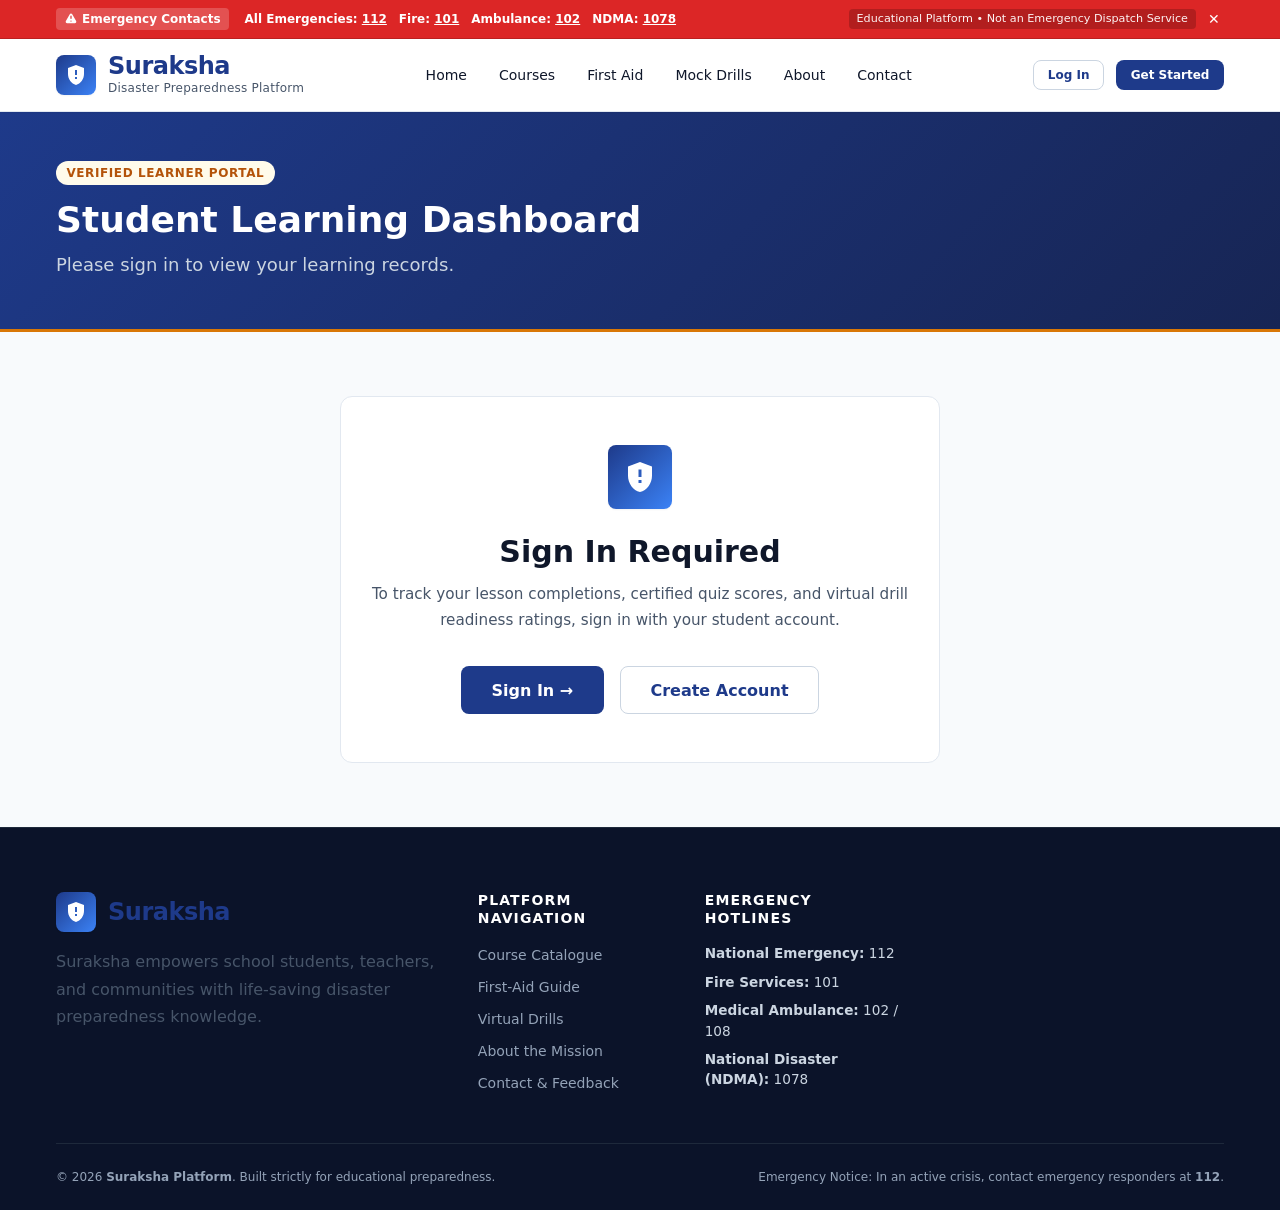
<file: frontend/dashboard.html>
<!DOCTYPE html>
<html lang="en">
<head>
  <meta charset="UTF-8">
  <meta name="viewport" content="width=device-width, initial-scale=1.0">
  <meta name="description" content="View your personalized Suraksha disaster preparedness learning dashboard, completed modules, certified quiz scores, and virtual drill results.">
  <title>Learner Dashboard - Suraksha Platform</title>

  <link rel="stylesheet" href="css/variables.css">
  <link rel="stylesheet" href="css/base.css">
  <link rel="stylesheet" href="css/components.css">
  <link rel="stylesheet" href="css/learning.css">
</head>
<body>

  <a href="#main-content" class="skip-link">Skip to main content</a>

  <!-- Emergency Banner -->
  <aside class="emergency-banner" aria-label="Official Emergency Contacts and Educational Notice">
    <div class="container">
      <div class="emergency-banner-content">
        <span class="emergency-tag">
          <svg style="width: 14px; height: 14px;" viewBox="0 0 20 20" fill="currentColor" aria-hidden="true">
            <path fill-rule="evenodd" d="M8.257 3.099c.765-1.36 2.722-1.36 3.486 0l5.58 9.92c.75 1.334-.213 2.98-1.742 2.98H4.42c-1.53 0-2.493-1.646-1.743-2.98l5.58-9.92zM11 13a1 1 0 11-2 0 1 1 0 012 0zm-1-8a1 1 0 00-1 1v3a1 1 0 002 0V6a1 1 0 00-1-1z" clip-rule="evenodd" />
          </svg>
          Emergency Contacts
        </span>
        <div class="emergency-numbers">
          <span>All Emergencies: <a href="tel:112">112</a></span>
          <span>Fire: <a href="tel:101">101</a></span>
          <span>Ambulance: <a href="tel:102">102</a></span>
          <span>NDMA: <a href="tel:1078">1078</a></span>
        </div>
      </div>
      <div style="display: flex; align-items: center; gap: 8px;">
        <span class="emergency-disclaimer-pill">Educational Platform • Not an Emergency Dispatch Service</span>
        <button type="button" class="banner-dismiss-btn" aria-label="Dismiss emergency banner" style="background: none; border: none; color: #fff; cursor: pointer; padding: 2px 4px; font-size: 14px;">✕</button>
      </div>
    </div>
  </aside>

  <!-- Header -->
  <header class="main-header">
    <div class="container nav-container">
      <a href="index.html" class="brand" aria-label="Suraksha Home">
        <div class="brand-icon">
          <svg viewBox="0 0 24 24" aria-hidden="true">
            <path d="M12 2L4 5v6.09c0 5.05 3.41 9.76 8 10.91 4.59-1.15 8-5.86 8-10.91V5l-8-3zm1 14h-2v-2h2v2zm0-4h-2V7h2v5z"/>
          </svg>
        </div>
        <div class="brand-text-group">
          <span class="brand-name">Suraksha</span>
          <span class="brand-tagline">Disaster Preparedness Platform</span>
        </div>
      </a>

      <nav aria-label="Main Navigation">
        <ul class="nav-menu">
          <li><a href="index.html" class="nav-link">Home</a></li>
          <li><a href="courses.html" class="nav-link">Courses</a></li>
          <li><a href="first-aid.html" class="nav-link">First Aid</a></li>
          <li><a href="mock-drill.html" class="nav-link">Mock Drills</a></li>
          <li><a href="about.html" class="nav-link">About</a></li>
          <li><a href="contact.html" class="nav-link">Contact</a></li>
        </ul>
      </nav>

      <div class="nav-actions">
        <a href="login.html" class="btn btn-secondary btn-sm">Log In</a>
        <a href="register.html" class="btn btn-primary btn-sm">Get Started</a>
      </div>

      <button class="nav-toggle" aria-label="Toggle navigation menu" aria-expanded="false">
        <svg viewBox="0 0 24 24" fill="none" stroke-width="2" stroke-linecap="round" stroke-linejoin="round">
          <line x1="3" y1="12" x2="21" y2="12"></line>
          <line x1="3" y1="6" x2="21" y2="6"></line>
          <line x1="3" y1="18" x2="21" y2="18"></line>
        </svg>
      </button>
    </div>
  </header>

  <!-- Main Content -->
  <main id="main-content">
    <header class="page-header">
      <div class="container">
        <span class="badge badge-accent" style="margin-bottom: 0.75rem;">Verified Learner Portal</span>
        <h1 id="dashboardWelcomeHeading">Student Learning Dashboard</h1>
        <p id="dashboardSubheading">
          Track completed disaster safety modules, review certified quiz attempts, and monitor simulation readiness scores.
        </p>
      </div>
    </header>

    <section class="section">
      <div class="container" id="dashboardContentContainer">
        <!-- Dashboard content injected via dashboard.js -->
        <div style="text-align: center; padding: 4rem 1rem;">
          <div class="loading-spinner" style="width: 2.5rem; height: 2.5rem; border: 3px solid #e2e8f0; border-top-color: var(--color-primary); border-radius: 50%; margin: 0 auto 1rem; animation: spin 0.8s linear infinite;"></div>
          <p style="color: var(--color-text-muted);">Loading your learning progress...</p>
        </div>
      </div>
    </section>
  </main>

  <!-- Footer -->
  <footer class="main-footer">
    <div class="container">
      <div class="footer-grid">
        <div>
          <div class="brand" style="margin-bottom: 1rem;">
            <div class="brand-icon">
              <svg viewBox="0 0 24 24" aria-hidden="true">
                <path d="M12 2L4 5v6.09c0 5.05 3.41 9.76 8 10.91 4.59-1.15 8-5.86 8-10.91V5l-8-3zm1 14h-2v-2h2v2zm0-4h-2V7h2v5z"/>
              </svg>
            </div>
            <span class="brand-name">Suraksha</span>
          </div>
          <p class="footer-text">
            Suraksha empowers school students, teachers, and communities with life-saving disaster preparedness knowledge.
          </p>
        </div>

        <div>
          <h4 class="footer-heading">Platform Navigation</h4>
          <ul class="footer-links">
            <li><a href="courses.html">Course Catalogue</a></li>
            <li><a href="first-aid.html">First-Aid Guide</a></li>
            <li><a href="mock-drill.html">Virtual Drills</a></li>
            <li><a href="about.html">About the Mission</a></li>
            <li><a href="contact.html">Contact & Feedback</a></li>
          </ul>
        </div>

        <div>
          <h4 class="footer-heading">Emergency Hotlines</h4>
          <ul class="footer-links" style="color: #cbd5e1; font-size: 0.85rem;">
            <li><strong>National Emergency:</strong> 112</li>
            <li><strong>Fire Services:</strong> 101</li>
            <li><strong>Medical Ambulance:</strong> 102 / 108</li>
            <li><strong>National Disaster (NDMA):</strong> 1078</li>
          </ul>
        </div>
      </div>

      <div class="footer-bottom">
        <div>&copy; 2026 <strong>Suraksha Platform</strong>. Built strictly for educational preparedness.</div>
        <div><span>Emergency Notice: In an active crisis, contact emergency responders at <strong>112</strong>.</span></div>
      </div>
    </div>
  </footer>

  <!-- Scripts -->
  <script src="js/data.js"></script>
  <script src="js/api.js"></script>
  <script src="js/main.js"></script>
  <script src="js/auth.js"></script>
  <script src="js/dashboard.js"></script>
</body>
</html>
</file>
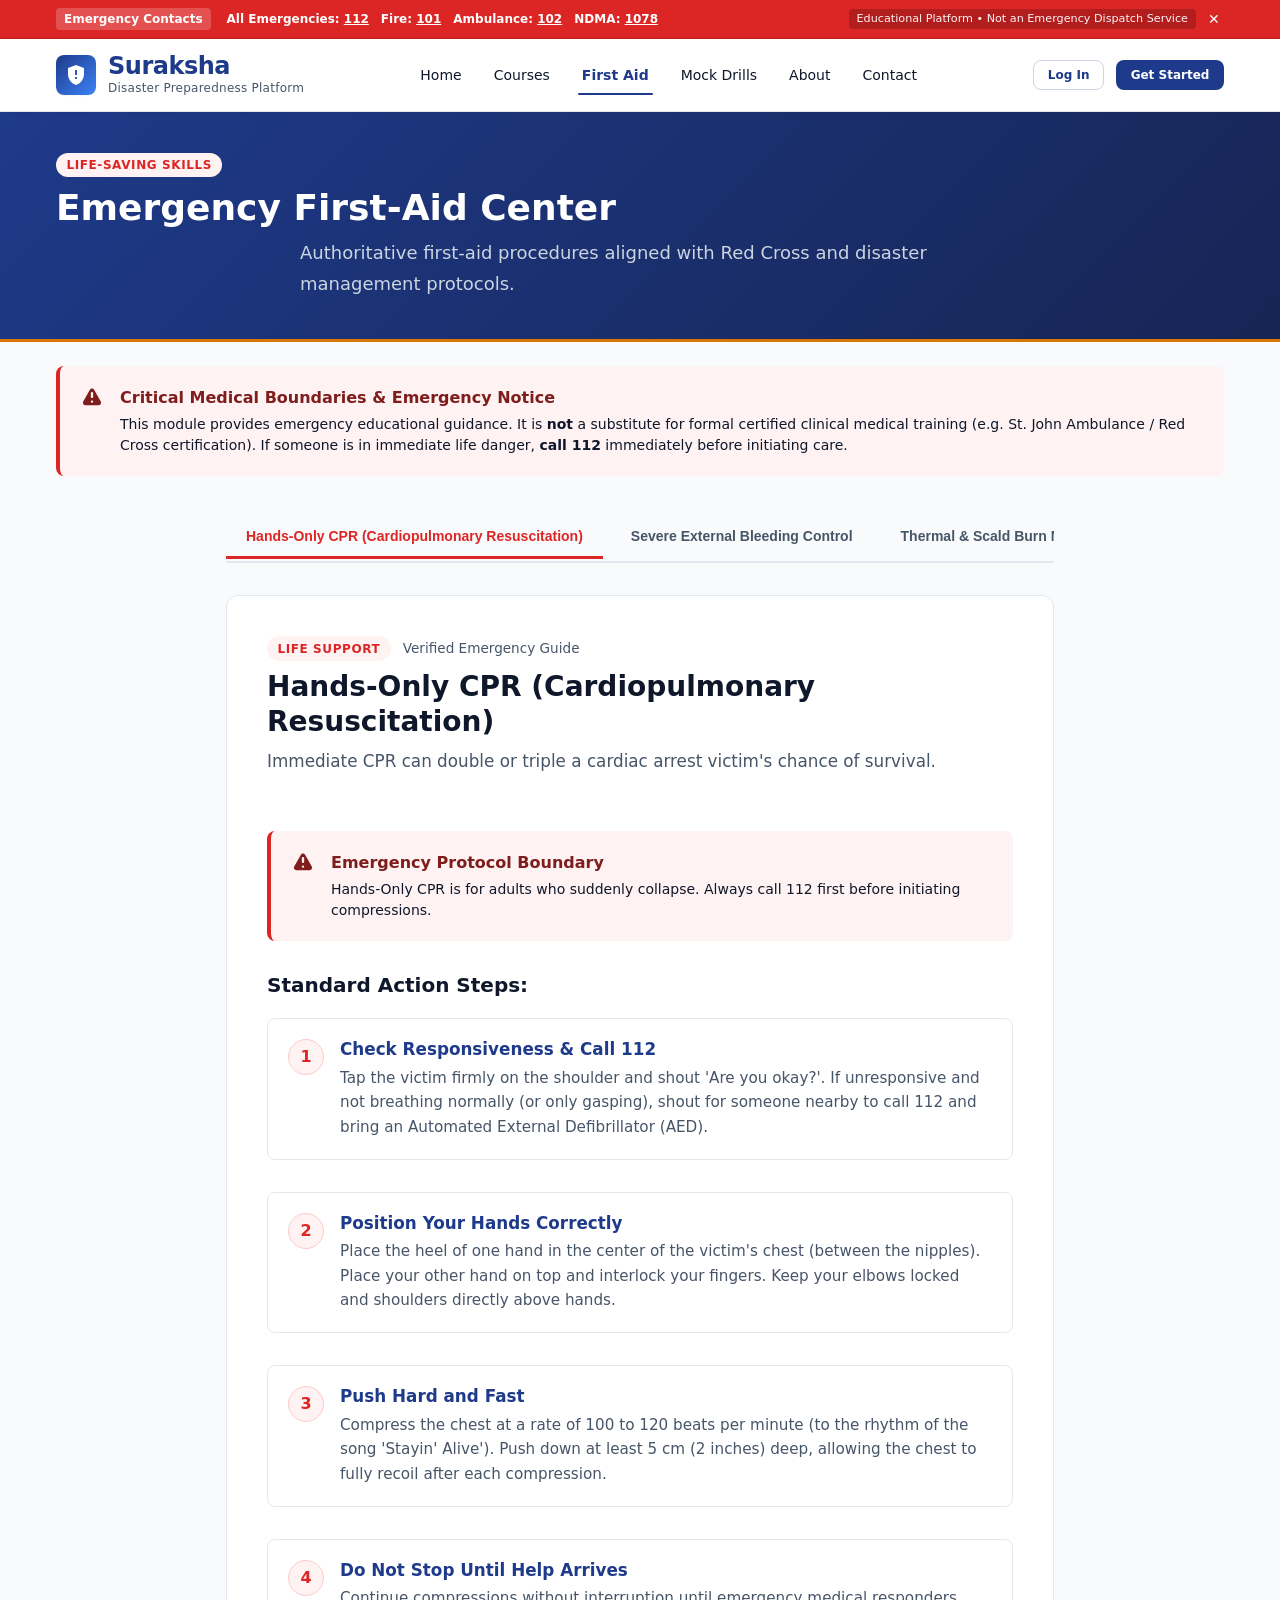
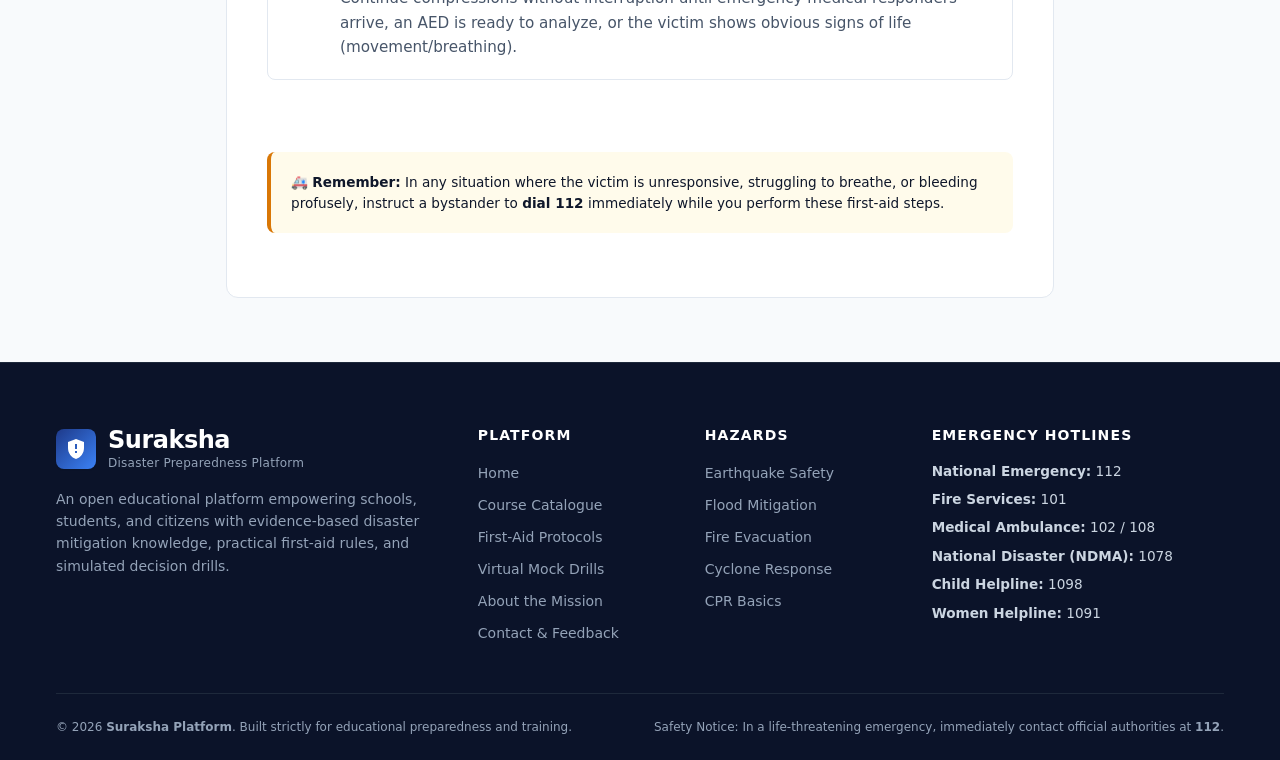
<file: frontend/first-aid.html>
<!DOCTYPE html>
<html lang="en">
<head>
  <meta charset="UTF-8">
  <meta name="viewport" content="width=device-width, initial-scale=1.0">
  <meta name="description" content="Verified emergency first-aid protocols: Hands-Only CPR, severe bleeding control, burn cooling, and heatstroke triage guidelines.">
  <title>First-Aid Protocols - Suraksha Platform</title>

  <link rel="stylesheet" href="css/variables.css">
  <link rel="stylesheet" href="css/base.css">
  <link rel="stylesheet" href="css/components.css">
  <link rel="stylesheet" href="css/learning.css">
</head>
<body>

  <a href="#main-content" class="skip-link">Skip to main content</a>

  <!-- Emergency Banner -->
  <aside class="emergency-banner" aria-label="Official Emergency Contacts and Educational Notice">
    <div class="container">
      <div class="emergency-banner-content">
        <span class="emergency-tag">Emergency Contacts</span>
        <div class="emergency-numbers">
          <span>All Emergencies: <a href="tel:112">112</a></span>
          <span>Fire: <a href="tel:101">101</a></span>
          <span>Ambulance: <a href="tel:102">102</a></span>
          <span>NDMA: <a href="tel:1078">1078</a></span>
        </div>
      </div>
      <div style="display: flex; align-items: center; gap: 8px;">
        <span class="emergency-disclaimer-pill">Educational Platform • Not an Emergency Dispatch Service</span>
        <button type="button" class="banner-dismiss-btn" aria-label="Dismiss emergency banner" style="background: none; border: none; color: #fff; cursor: pointer; padding: 2px 4px; font-size: 14px;">✕</button>
      </div>
    </div>
  </aside>

  <!-- Header -->
  <header class="main-header">
    <div class="container nav-container">
      <a href="index.html" class="brand" aria-label="Suraksha Home">
        <div class="brand-icon">
          <svg viewBox="0 0 24 24" aria-hidden="true">
            <path d="M12 2L4 5v6.09c0 5.05 3.41 9.76 8 10.91 4.59-1.15 8-5.86 8-10.91V5l-8-3zm1 14h-2v-2h2v2zm0-4h-2V7h2v5z"/>
          </svg>
        </div>
        <div class="brand-text-group">
          <span class="brand-name">Suraksha</span>
          <span class="brand-tagline">Disaster Preparedness Platform</span>
        </div>
      </a>

      <nav aria-label="Main Navigation">
        <ul class="nav-menu">
          <li><a href="index.html" class="nav-link">Home</a></li>
          <li><a href="courses.html" class="nav-link">Courses</a></li>
          <li><a href="first-aid.html" class="nav-link active">First Aid</a></li>
          <li><a href="mock-drill.html" class="nav-link">Mock Drills</a></li>
          <li><a href="about.html" class="nav-link">About</a></li>
          <li><a href="contact.html" class="nav-link">Contact</a></li>
          <li class="nav-actions-mobile" style="display: none;">
            <a href="login.html" class="btn btn-secondary btn-sm">Log In</a>
            <a href="register.html" class="btn btn-primary btn-sm">Get Started</a>
          </li>
        </ul>
      </nav>

      <div class="nav-actions">
        <a href="login.html" class="btn btn-secondary btn-sm">Log In</a>
        <a href="register.html" class="btn btn-primary btn-sm">Get Started</a>
      </div>

      <button class="nav-toggle" aria-label="Toggle navigation menu" aria-expanded="false">
        <svg viewBox="0 0 24 24" fill="none" stroke-width="2" stroke-linecap="round" stroke-linejoin="round">
          <line x1="3" y1="12" x2="21" y2="12"></line>
          <line x1="3" y1="6" x2="21" y2="6"></line>
          <line x1="3" y1="18" x2="21" y2="18"></line>
        </svg>
      </button>
    </div>
  </header>

  <!-- Main Content -->
  <main id="main-content">
    
    <header class="page-header" style="padding: 2.5rem 0;">
      <div class="container text-center">
        <span class="badge badge-danger" style="margin-bottom: 0.5rem;">Life-Saving Skills</span>
        <h1>Emergency First-Aid Center</h1>
        <p style="color: #cbd5e1; max-width: 680px; margin: 0 auto;">
          Authoritative first-aid procedures aligned with Red Cross and disaster management protocols.
        </p>
      </div>
    </header>

    <!-- Critical Medical Disclaimer -->
    <section class="container" style="margin-top: 1.5rem;">
      <div class="callout callout-danger" role="region" aria-label="Medical Boundaries">
        <div class="callout-icon" aria-hidden="true">
          <svg viewBox="0 0 20 20" fill="currentColor">
            <path fill-rule="evenodd" d="M8.257 3.099c.765-1.36 2.722-1.36 3.486 0l5.58 9.92c.75 1.334-.213 2.98-1.742 2.98H4.42c-1.53 0-2.493-1.646-1.743-2.98l5.58-9.92zM11 13a1 1 0 11-2 0 1 1 0 012 0zm-1-8a1 1 0 00-1 1v3a1 1 0 002 0V6a1 1 0 00-1-1z" clip-rule="evenodd" />
          </svg>
        </div>
        <div>
          <div class="callout-title">Critical Medical Boundaries & Emergency Notice</div>
          <div class="callout-body">
            This module provides emergency educational guidance. It is <strong>not</strong> a substitute for formal certified clinical medical training (e.g. St. John Ambulance / Red Cross certification). If someone is in immediate life danger, <strong>call 112</strong> immediately before initiating care.
          </div>
        </div>
      </div>
    </section>

    <!-- Interactive Protocol Tabs -->
    <section class="section" style="padding-top: 1rem;">
      <div class="container container-narrow">
        
        <!-- Tab Bar -->
        <div id="firstAidTabs" class="first-aid-tabs" role="tablist" aria-label="First-aid topics">
          <!-- Populated by js/first-aid.js -->
        </div>

        <!-- Protocol Content Container -->
        <article id="protocolContent" class="card" style="padding: 2.5rem;" aria-live="polite">
          <!-- Populated by js/first-aid.js -->
        </article>

      </div>
    </section>

  </main>

  <!-- Footer -->
  <footer class="main-footer">
    <div class="container">
      <div class="footer-grid">
        <div class="footer-brand">
          <div class="brand">
            <div class="brand-icon">
              <svg viewBox="0 0 24 24" aria-hidden="true">
                <path d="M12 2L4 5v6.09c0 5.05 3.41 9.76 8 10.91 4.59-1.15 8-5.86 8-10.91V5l-8-3zm1 14h-2v-2h2v2zm0-4h-2V7h2v5z"/>
              </svg>
            </div>
            <div class="brand-text-group">
              <span class="brand-name">Suraksha</span>
              <span class="brand-tagline">Disaster Preparedness Platform</span>
            </div>
          </div>
          <p>
            An open educational platform empowering schools, students, and citizens with evidence-based disaster mitigation knowledge, practical first-aid rules, and simulated decision drills.
          </p>
        </div>

        <div>
          <h4 class="footer-heading">Platform</h4>
          <ul class="footer-links">
            <li><a href="index.html">Home</a></li>
            <li><a href="courses.html">Course Catalogue</a></li>
            <li><a href="first-aid.html">First-Aid Protocols</a></li>
            <li><a href="mock-drill.html">Virtual Mock Drills</a></li>
            <li><a href="about.html">About the Mission</a></li>
            <li><a href="contact.html">Contact & Feedback</a></li>
          </ul>
        </div>

        <div>
          <h4 class="footer-heading">Hazards</h4>
          <ul class="footer-links">
            <li><a href="courses.html#earthquake">Earthquake Safety</a></li>
            <li><a href="courses.html#flood">Flood Mitigation</a></li>
            <li><a href="courses.html#fire">Fire Evacuation</a></li>
            <li><a href="courses.html#cyclone">Cyclone Response</a></li>
            <li><a href="first-aid.html#cpr">CPR Basics</a></li>
          </ul>
        </div>

        <div>
          <h4 class="footer-heading">Emergency Hotlines</h4>
          <ul class="footer-links" style="color: #cbd5e1; font-size: 0.85rem;">
            <li><strong>National Emergency:</strong> 112</li>
            <li><strong>Fire Services:</strong> 101</li>
            <li><strong>Medical Ambulance:</strong> 102 / 108</li>
            <li><strong>National Disaster (NDMA):</strong> 1078</li>
            <li><strong>Child Helpline:</strong> 1098</li>
            <li><strong>Women Helpline:</strong> 1091</li>
          </ul>
        </div>
      </div>

      <div class="footer-bottom">
        <div>
          &copy; 2026 <strong>Suraksha Platform</strong>. Built strictly for educational preparedness and training.
        </div>
        <div>
          <span>Safety Notice: In a life-threatening emergency, immediately contact official authorities at <strong>112</strong>.</span>
        </div>
      </div>
    </div>
  </footer>

  <!-- Scripts -->
  <script src="js/data.js"></script>
  <script src="js/api.js"></script>
  <script src="js/main.js"></script>
  <script src="js/auth.js"></script>
  <script src="js/first-aid.js"></script>
</body>
</html>
</file>
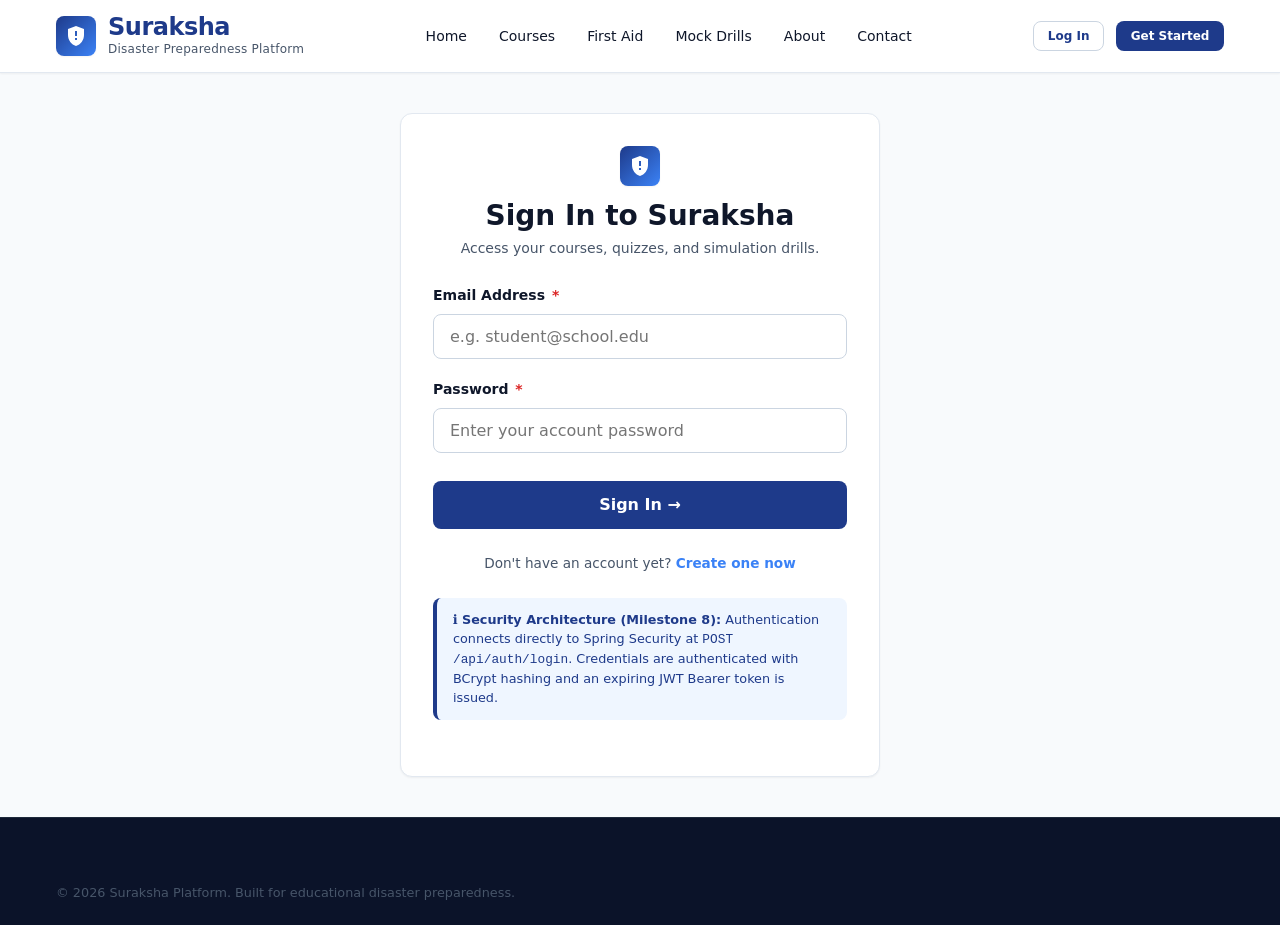
<file: frontend/login.html>
<!DOCTYPE html>
<html lang="en">
<head>
  <meta charset="UTF-8">
  <meta name="viewport" content="width=device-width, initial-scale=1.0">
  <meta name="description" content="Sign in to your Suraksha educational account to access disaster preparedness courses and track learning milestones.">
  <title>Login - Suraksha Platform</title>

  <link rel="stylesheet" href="css/variables.css">
  <link rel="stylesheet" href="css/base.css">
  <link rel="stylesheet" href="css/components.css">
  <link rel="stylesheet" href="css/learning.css">
</head>
<body>

  <a href="#main-content" class="skip-link">Skip to main content</a>

  <!-- Header -->
  <header class="main-header">
    <div class="container nav-container">
      <a href="index.html" class="brand" aria-label="Suraksha Home">
        <div class="brand-icon">
          <svg viewBox="0 0 24 24" aria-hidden="true">
            <path d="M12 2L4 5v6.09c0 5.05 3.41 9.76 8 10.91 4.59-1.15 8-5.86 8-10.91V5l-8-3zm1 14h-2v-2h2v2zm0-4h-2V7h2v5z"/>
          </svg>
        </div>
        <div class="brand-text-group">
          <span class="brand-name">Suraksha</span>
          <span class="brand-tagline">Disaster Preparedness Platform</span>
        </div>
      </a>

      <nav aria-label="Main Navigation">
        <ul class="nav-menu">
          <li><a href="index.html" class="nav-link">Home</a></li>
          <li><a href="courses.html" class="nav-link">Courses</a></li>
          <li><a href="first-aid.html" class="nav-link">First Aid</a></li>
          <li><a href="mock-drill.html" class="nav-link">Mock Drills</a></li>
          <li><a href="about.html" class="nav-link">About</a></li>
          <li><a href="contact.html" class="nav-link">Contact</a></li>
        </ul>
      </nav>

      <div class="nav-actions">
        <a href="register.html" class="btn btn-primary btn-sm">Get Started</a>
      </div>

      <button class="nav-toggle" aria-label="Toggle navigation menu" aria-expanded="false">
        <svg viewBox="0 0 24 24" fill="none" stroke-width="2" stroke-linecap="round" stroke-linejoin="round">
          <line x1="3" y1="12" x2="21" y2="12"></line>
          <line x1="3" y1="6" x2="21" y2="6"></line>
          <line x1="3" y1="18" x2="21" y2="18"></line>
        </svg>
      </button>
    </div>
  </header>

  <!-- Main Content -->
  <main id="main-content">
    <div class="container">
      <div class="auth-wrapper">
        <div class="form-card">
          <div class="auth-header">
            <div class="brand-icon">
              <svg viewBox="0 0 24 24" aria-hidden="true">
                <path d="M12 2L4 5v6.09c0 5.05 3.41 9.76 8 10.91 4.59-1.15 8-5.86 8-10.91V5l-8-3zm1 14h-2v-2h2v2zm0-4h-2V7h2v5z"/>
              </svg>
            </div>
            <h1 style="font-size: 1.75rem; margin-bottom: 0.25rem;">Sign In to Suraksha</h1>
            <p style="font-size: 0.875rem;">Access your courses, quizzes, and simulation drills.</p>
          </div>

          <!-- Dynamic Alerts -->
          <div id="loginAlertContainer" aria-live="polite"></div>

          <form id="loginForm" novalidate>
            <!-- Email -->
            <div class="form-group">
              <label for="loginEmail" class="form-label">Email Address <span class="required-mark" aria-hidden="true">*</span></label>
              <input
                type="email"
                id="loginEmail"
                name="email"
                class="form-control"
                placeholder="e.g. student@school.edu"
                autocomplete="email"
                required
              >
              <div class="form-feedback error-text"></div>
            </div>

            <!-- Password -->
            <div class="form-group">
              <label for="loginPassword" class="form-label">Password <span class="required-mark" aria-hidden="true">*</span></label>
              <input
                type="password"
                id="loginPassword"
                name="password"
                class="form-control"
                placeholder="Enter your account password"
                autocomplete="current-password"
                required
              >
              <div class="form-feedback error-text"></div>
            </div>

            <button type="submit" class="btn btn-primary btn-lg" style="width: 100%; margin-top: 0.5rem;">
              Sign In &rarr;
            </button>
          </form>

          <div style="text-align: center; margin-top: 1.5rem; font-size: 0.85rem; color: var(--color-text-muted);">
            Don't have an account yet? <a href="register.html" style="font-weight: 600;">Create one now</a>
          </div>

          <!-- Educational Disclaimer Callout -->
          <div class="callout callout-info" style="margin-top: 1.5rem; padding: 0.75rem 1rem; font-size: 0.8rem;">
            <div>
              ℹ️ <strong>Security Architecture (Milestone 8):</strong> Authentication connects directly to Spring Security at <code>POST /api/auth/login</code>. Credentials are authenticated with BCrypt hashing and an expiring JWT Bearer token is issued.
            </div>
          </div>
        </div>
      </div>
    </div>
  </main>

  <!-- Footer -->
  <footer class="main-footer">
    <div class="container text-center" style="font-size: 0.8rem;">
      <p>&copy; 2026 Suraksha Platform. Built for educational disaster preparedness.</p>
    </div>
  </footer>

  <script src="js/data.js"></script>
  <script src="js/api.js"></script>
  <script src="js/main.js"></script>
  <script src="js/auth.js"></script>
</body>
</html>
</file>
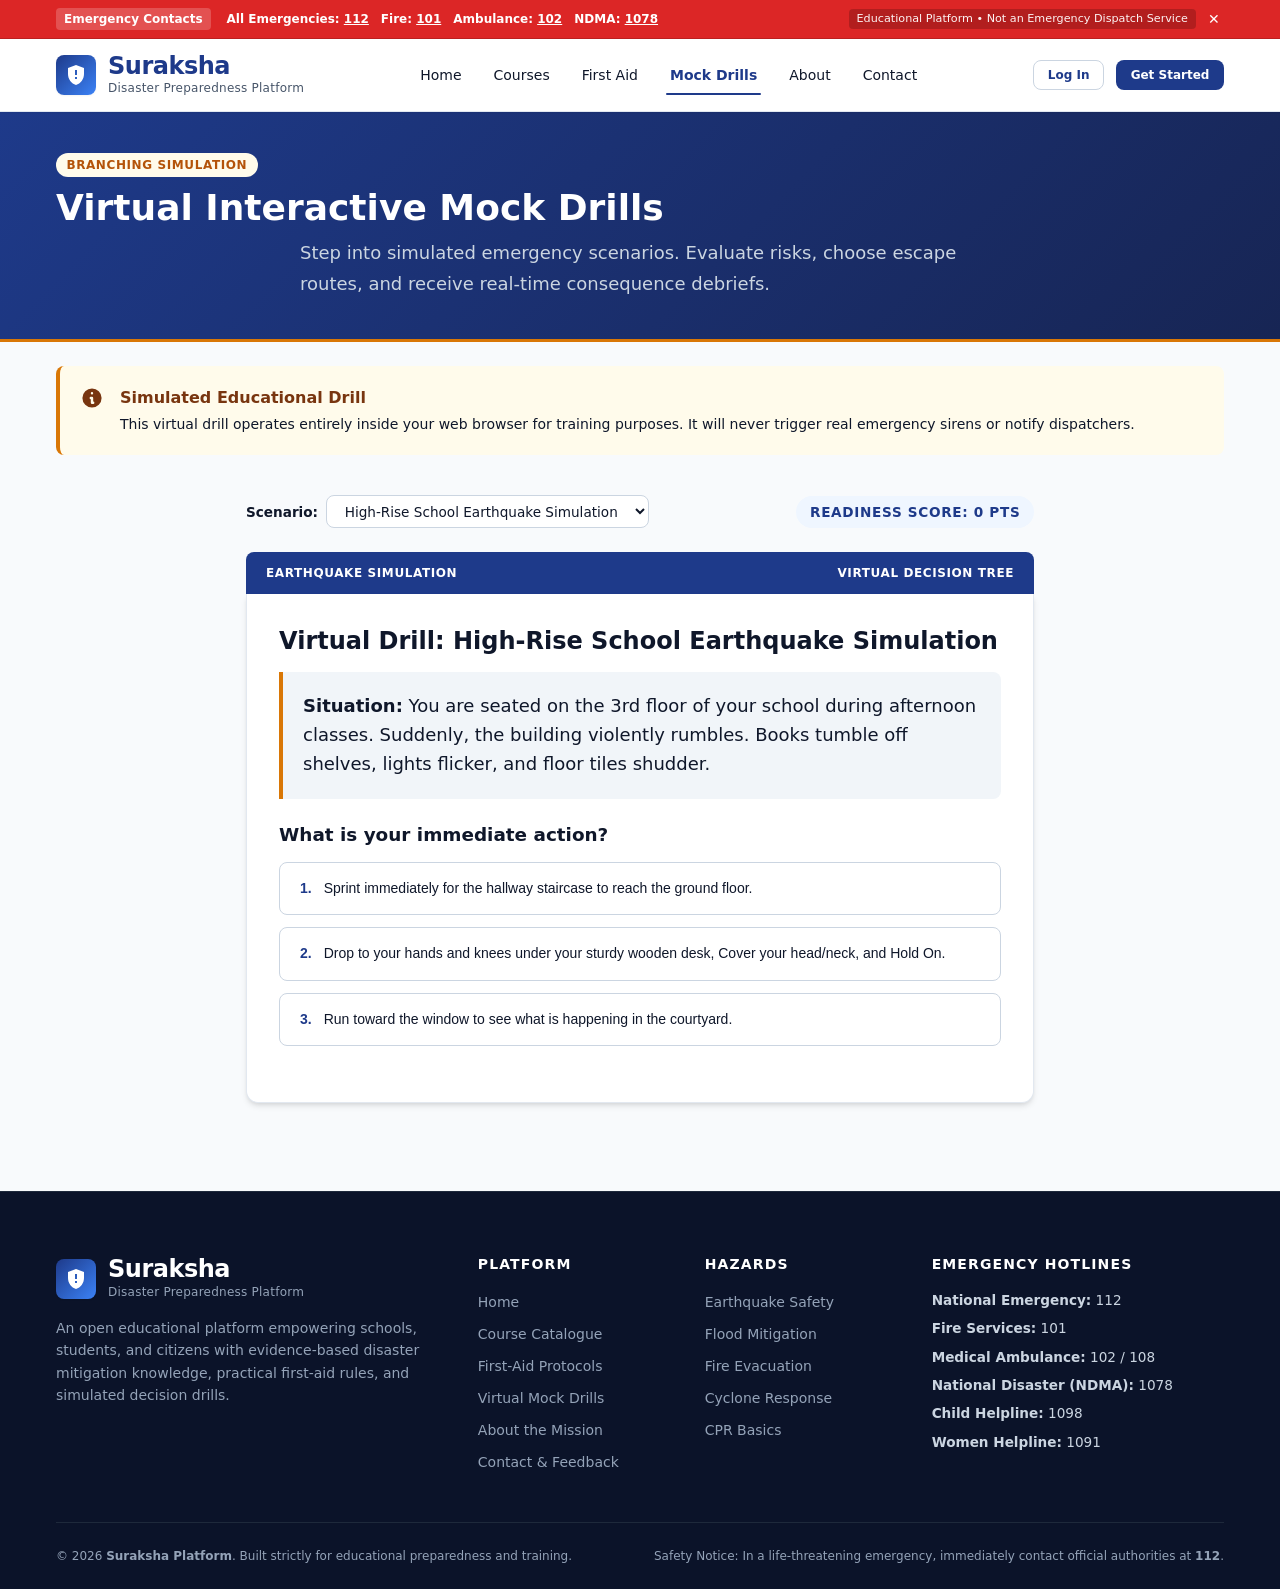
<file: frontend/mock-drill.html>
<!DOCTYPE html>
<html lang="en">
<head>
  <meta charset="UTF-8">
  <meta name="viewport" content="width=device-width, initial-scale=1.0">
  <meta name="description" content="Engage in virtual disaster mock drills: Test your life-saving decision-making in simulated earthquake and fire emergencies with instant feedback.">
  <title>Virtual Mock Drills - Suraksha Preparedness</title>

  <link rel="stylesheet" href="css/variables.css">
  <link rel="stylesheet" href="css/base.css">
  <link rel="stylesheet" href="css/components.css">
  <link rel="stylesheet" href="css/learning.css">
</head>
<body>

  <a href="#main-content" class="skip-link">Skip to main content</a>

  <!-- Emergency Banner -->
  <aside class="emergency-banner" aria-label="Official Emergency Contacts and Educational Notice">
    <div class="container">
      <div class="emergency-banner-content">
        <span class="emergency-tag">Emergency Contacts</span>
        <div class="emergency-numbers">
          <span>All Emergencies: <a href="tel:112">112</a></span>
          <span>Fire: <a href="tel:101">101</a></span>
          <span>Ambulance: <a href="tel:102">102</a></span>
          <span>NDMA: <a href="tel:1078">1078</a></span>
        </div>
      </div>
      <div style="display: flex; align-items: center; gap: 8px;">
        <span class="emergency-disclaimer-pill">Educational Platform • Not an Emergency Dispatch Service</span>
        <button type="button" class="banner-dismiss-btn" aria-label="Dismiss emergency banner" style="background: none; border: none; color: #fff; cursor: pointer; padding: 2px 4px; font-size: 14px;">✕</button>
      </div>
    </div>
  </aside>

  <!-- Header -->
  <header class="main-header">
    <div class="container nav-container">
      <a href="index.html" class="brand" aria-label="Suraksha Home">
        <div class="brand-icon">
          <svg viewBox="0 0 24 24" aria-hidden="true">
            <path d="M12 2L4 5v6.09c0 5.05 3.41 9.76 8 10.91 4.59-1.15 8-5.86 8-10.91V5l-8-3zm1 14h-2v-2h2v2zm0-4h-2V7h2v5z"/>
          </svg>
        </div>
        <div class="brand-text-group">
          <span class="brand-name">Suraksha</span>
          <span class="brand-tagline">Disaster Preparedness Platform</span>
        </div>
      </a>

      <nav aria-label="Main Navigation">
        <ul class="nav-menu">
          <li><a href="index.html" class="nav-link">Home</a></li>
          <li><a href="courses.html" class="nav-link">Courses</a></li>
          <li><a href="first-aid.html" class="nav-link">First Aid</a></li>
          <li><a href="mock-drill.html" class="nav-link active">Mock Drills</a></li>
          <li><a href="about.html" class="nav-link">About</a></li>
          <li><a href="contact.html" class="nav-link">Contact</a></li>
          <li class="nav-actions-mobile" style="display: none;">
            <a href="login.html" class="btn btn-secondary btn-sm">Log In</a>
            <a href="register.html" class="btn btn-primary btn-sm">Get Started</a>
          </li>
        </ul>
      </nav>

      <div class="nav-actions">
        <a href="login.html" class="btn btn-secondary btn-sm">Log In</a>
        <a href="register.html" class="btn btn-primary btn-sm">Get Started</a>
      </div>

      <button class="nav-toggle" aria-label="Toggle navigation menu" aria-expanded="false">
        <svg viewBox="0 0 24 24" fill="none" stroke-width="2" stroke-linecap="round" stroke-linejoin="round">
          <line x1="3" y1="12" x2="21" y2="12"></line>
          <line x1="3" y1="6" x2="21" y2="6"></line>
          <line x1="3" y1="18" x2="21" y2="18"></line>
        </svg>
      </button>
    </div>
  </header>

  <!-- Main Content -->
  <main id="main-content">
    
    <header class="page-header" style="padding: 2.5rem 0;">
      <div class="container text-center">
        <span class="badge badge-accent" style="margin-bottom: 0.5rem;">Branching Simulation</span>
        <h1>Virtual Interactive Mock Drills</h1>
        <p style="color: #cbd5e1; max-width: 680px; margin: 0 auto;">
          Step into simulated emergency scenarios. Evaluate risks, choose escape routes, and receive real-time consequence debriefs.
        </p>
      </div>
    </header>

    <!-- Simulation Safety Notice -->
    <section class="container" style="margin-top: 1.5rem;">
      <div class="callout callout-warning">
        <div class="callout-icon" aria-hidden="true">
          <svg viewBox="0 0 20 20" fill="currentColor">
            <path fill-rule="evenodd" d="M18 10a8 8 0 11-16 0 8 8 0 0116 0zm-7-4a1 1 0 11-2 0 1 1 0 012 0zM9 9a1 1 0 000 2v3a1 1 0 001 1h1a1 1 0 100-2v-3a1 1 0 00-1-1H9z" clip-rule="evenodd" />
          </svg>
        </div>
        <div>
          <div class="callout-title">Simulated Educational Drill</div>
          <div class="callout-body">
            This virtual drill operates entirely inside your web browser for training purposes. It will never trigger real emergency sirens or notify dispatchers.
          </div>
        </div>
      </div>
    </section>

    <!-- Drill Engine Area -->
    <section class="section" style="padding-top: 1rem;">
      <div class="container drill-runner">

        <!-- Scenario Selector Bar -->
        <div style="display: flex; justify-content: space-between; align-items: center; margin-bottom: 1.5rem; flex-wrap: wrap; gap: 1rem;">
          <div style="display: flex; align-items: center; gap: 0.5rem;">
            <label for="drillScenarioSelect" style="font-weight: 600; font-size: 0.85rem;">Scenario:</label>
            <select id="drillScenarioSelect" class="form-control" style="width: auto; padding: 0.4rem 0.85rem; font-size: 0.85rem;">
              <option value="drill-earthquake">High-Rise School Earthquake Simulation</option>
              <option value="drill-fire">Science Laboratory Fire Simulation</option>
            </select>
          </div>
          <span id="drillScoreCounter" class="badge badge-primary" style="font-size: 0.85rem; padding: 0.35rem 0.85rem;">
            Readiness Score: 0 pts
          </span>
        </div>

        <!-- Simulation Step Card Container -->
        <div id="drillCardContainer">
          <div class="drill-status-bar">
            <span id="drillHazardTag">Simulation</span>
            <span>Virtual Decision Tree</span>
          </div>

          <div class="drill-card">
            <h2 id="drillTitle" style="font-size: 1.5rem; margin-bottom: 1rem;">
              Loading Simulation...
            </h2>

            <!-- Scenario Narrative Box -->
            <div id="drillSituationBox" class="drill-situation-box">
              Loading situation narrative...
            </div>

            <!-- Decision Question -->
            <h3 id="drillQuestionBox" style="font-size: 1.15rem; margin-bottom: 1rem;">
              Loading Question...
            </h3>

            <!-- Choices Buttons List -->
            <div id="drillChoicesContainer" role="group" aria-label="Emergency response choices">
              <!-- Populated by js/mock-drill.js -->
            </div>

            <!-- Instant Consequence & Educational Feedback -->
            <div id="drillFeedbackContainer" class="drill-feedback-box" style="display: none;" aria-live="polite">
              <!-- Populated when user picks a choice -->
            </div>

            <div style="margin-top: 1.5rem; text-align: right;">
              <button type="button" id="drillNextStepBtn" class="btn btn-primary" style="display: none;">
                Proceed to Next Scenario Step &rarr;
              </button>
            </div>
          </div>
        </div>

        <!-- Debrief Card (Hidden by default) -->
        <div id="drillDebriefContainer" style="display: none;" aria-live="polite">
          <!-- Populated by js/mock-drill.js upon reaching isFinal -->
        </div>

      </div>
    </section>

  </main>

  <!-- Footer -->
  <footer class="main-footer">
    <div class="container">
      <div class="footer-grid">
        <div class="footer-brand">
          <div class="brand">
            <div class="brand-icon">
              <svg viewBox="0 0 24 24" aria-hidden="true">
                <path d="M12 2L4 5v6.09c0 5.05 3.41 9.76 8 10.91 4.59-1.15 8-5.86 8-10.91V5l-8-3zm1 14h-2v-2h2v2zm0-4h-2V7h2v5z"/>
              </svg>
            </div>
            <div class="brand-text-group">
              <span class="brand-name">Suraksha</span>
              <span class="brand-tagline">Disaster Preparedness Platform</span>
            </div>
          </div>
          <p>
            An open educational platform empowering schools, students, and citizens with evidence-based disaster mitigation knowledge, practical first-aid rules, and simulated decision drills.
          </p>
        </div>

        <div>
          <h4 class="footer-heading">Platform</h4>
          <ul class="footer-links">
            <li><a href="index.html">Home</a></li>
            <li><a href="courses.html">Course Catalogue</a></li>
            <li><a href="first-aid.html">First-Aid Protocols</a></li>
            <li><a href="mock-drill.html">Virtual Mock Drills</a></li>
            <li><a href="about.html">About the Mission</a></li>
            <li><a href="contact.html">Contact & Feedback</a></li>
          </ul>
        </div>

        <div>
          <h4 class="footer-heading">Hazards</h4>
          <ul class="footer-links">
            <li><a href="courses.html#earthquake">Earthquake Safety</a></li>
            <li><a href="courses.html#flood">Flood Mitigation</a></li>
            <li><a href="courses.html#fire">Fire Evacuation</a></li>
            <li><a href="courses.html#cyclone">Cyclone Response</a></li>
            <li><a href="first-aid.html#cpr">CPR Basics</a></li>
          </ul>
        </div>

        <div>
          <h4 class="footer-heading">Emergency Hotlines</h4>
          <ul class="footer-links" style="color: #cbd5e1; font-size: 0.85rem;">
            <li><strong>National Emergency:</strong> 112</li>
            <li><strong>Fire Services:</strong> 101</li>
            <li><strong>Medical Ambulance:</strong> 102 / 108</li>
            <li><strong>National Disaster (NDMA):</strong> 1078</li>
            <li><strong>Child Helpline:</strong> 1098</li>
            <li><strong>Women Helpline:</strong> 1091</li>
          </ul>
        </div>
      </div>

      <div class="footer-bottom">
        <div>
          &copy; 2026 <strong>Suraksha Platform</strong>. Built strictly for educational preparedness and training.
        </div>
        <div>
          <span>Safety Notice: In a life-threatening emergency, immediately contact official authorities at <strong>112</strong>.</span>
        </div>
      </div>
    </div>
  </footer>

  <!-- Scripts -->
  <script src="js/data.js"></script>
  <script src="js/api.js"></script>
  <script src="js/main.js"></script>
  <script src="js/auth.js"></script>
  <script src="js/mock-drill.js"></script>
</body>
</html>
</file>
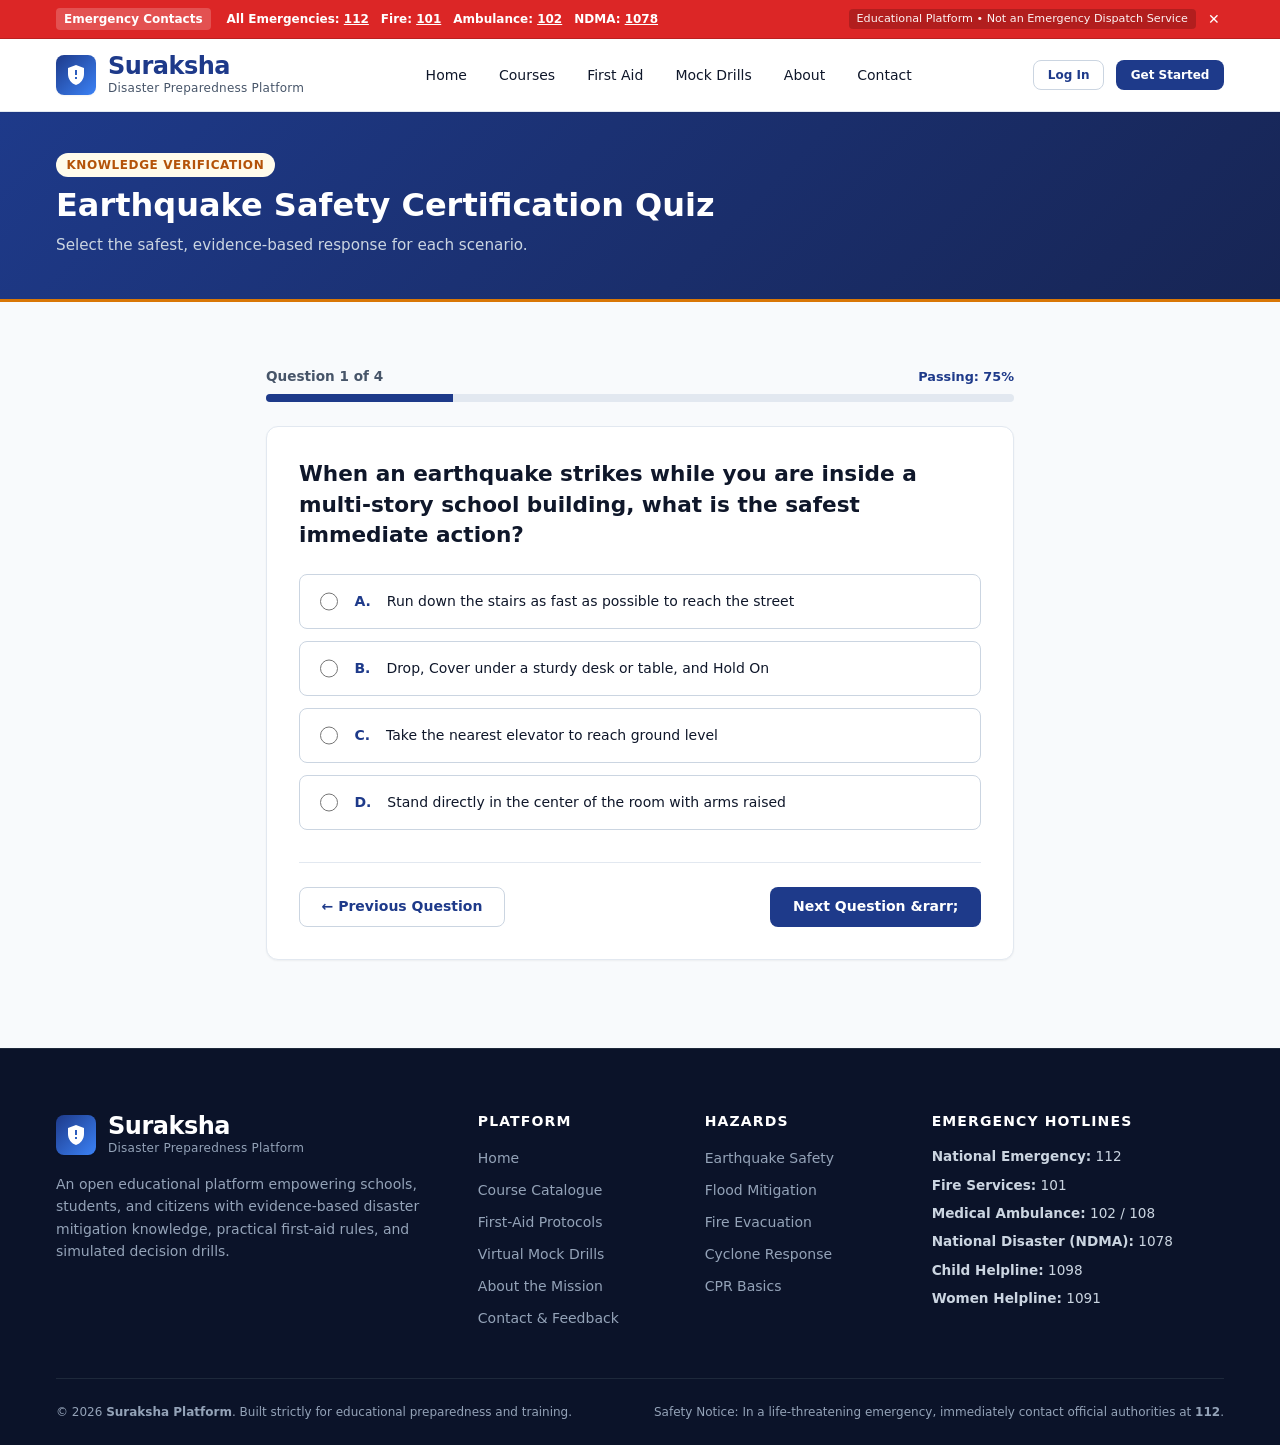
<file: frontend/quiz.html>
<!DOCTYPE html>
<html lang="en">
<head>
  <meta charset="UTF-8">
  <meta name="viewport" content="width=device-width, initial-scale=1.0">
  <meta name="description" content="Take interactive disaster safety quizzes with verified questions, instant scoring, and detailed educational rationales.">
  <title>Safety Assessment Quiz - Suraksha Platform</title>

  <link rel="stylesheet" href="css/variables.css">
  <link rel="stylesheet" href="css/base.css">
  <link rel="stylesheet" href="css/components.css">
  <link rel="stylesheet" href="css/learning.css">
</head>
<body>

  <a href="#main-content" class="skip-link">Skip to main content</a>

  <!-- Emergency Banner -->
  <aside class="emergency-banner" aria-label="Official Emergency Contacts and Educational Notice">
    <div class="container">
      <div class="emergency-banner-content">
        <span class="emergency-tag">Emergency Contacts</span>
        <div class="emergency-numbers">
          <span>All Emergencies: <a href="tel:112">112</a></span>
          <span>Fire: <a href="tel:101">101</a></span>
          <span>Ambulance: <a href="tel:102">102</a></span>
          <span>NDMA: <a href="tel:1078">1078</a></span>
        </div>
      </div>
      <div style="display: flex; align-items: center; gap: 8px;">
        <span class="emergency-disclaimer-pill">Educational Platform • Not an Emergency Dispatch Service</span>
        <button type="button" class="banner-dismiss-btn" aria-label="Dismiss emergency banner" style="background: none; border: none; color: #fff; cursor: pointer; padding: 2px 4px; font-size: 14px;">✕</button>
      </div>
    </div>
  </aside>

  <!-- Header -->
  <header class="main-header">
    <div class="container nav-container">
      <a href="index.html" class="brand" aria-label="Suraksha Home">
        <div class="brand-icon">
          <svg viewBox="0 0 24 24" aria-hidden="true">
            <path d="M12 2L4 5v6.09c0 5.05 3.41 9.76 8 10.91 4.59-1.15 8-5.86 8-10.91V5l-8-3zm1 14h-2v-2h2v2zm0-4h-2V7h2v5z"/>
          </svg>
        </div>
        <div class="brand-text-group">
          <span class="brand-name">Suraksha</span>
          <span class="brand-tagline">Disaster Preparedness Platform</span>
        </div>
      </a>

      <nav aria-label="Main Navigation">
        <ul class="nav-menu">
          <li><a href="index.html" class="nav-link">Home</a></li>
          <li><a href="courses.html" class="nav-link">Courses</a></li>
          <li><a href="first-aid.html" class="nav-link">First Aid</a></li>
          <li><a href="mock-drill.html" class="nav-link">Mock Drills</a></li>
          <li><a href="about.html" class="nav-link">About</a></li>
          <li><a href="contact.html" class="nav-link">Contact</a></li>
          <li class="nav-actions-mobile" style="display: none;">
            <a href="login.html" class="btn btn-secondary btn-sm">Log In</a>
            <a href="register.html" class="btn btn-primary btn-sm">Get Started</a>
          </li>
        </ul>
      </nav>

      <div class="nav-actions">
        <a href="login.html" class="btn btn-secondary btn-sm">Log In</a>
        <a href="register.html" class="btn btn-primary btn-sm">Get Started</a>
      </div>

      <button class="nav-toggle" aria-label="Toggle navigation menu" aria-expanded="false">
        <svg viewBox="0 0 24 24" fill="none" stroke-width="2" stroke-linecap="round" stroke-linejoin="round">
          <line x1="3" y1="12" x2="21" y2="12"></line>
          <line x1="3" y1="6" x2="21" y2="6"></line>
          <line x1="3" y1="18" x2="21" y2="18"></line>
        </svg>
      </button>
    </div>
  </header>

  <!-- Main Content -->
  <main id="main-content">
    
    <header class="page-header" style="padding: 2.5rem 0;">
      <div class="container text-center">
        <span class="badge badge-accent" style="margin-bottom: 0.5rem;">Knowledge Verification</span>
        <h1 id="quizTitle" style="font-size: 2rem;">Loading Assessment...</h1>
        <p style="color: #cbd5e1; font-size: 0.95rem;">
          Select the safest, evidence-based response for each scenario.
        </p>
      </div>
    </header>

    <section class="section">
      <div class="container quiz-container">

        <!-- Active Question Card -->
        <div id="quizCard">
          <div style="display: flex; justify-content: space-between; align-items: center; margin-bottom: 0.5rem;">
            <span id="questionCount" style="font-size: 0.85rem; font-weight: 600; color: var(--color-text-muted);">
              Question 1 of 4
            </span>
            <span style="font-size: 0.8rem; color: var(--color-primary); font-weight: 600;">Passing: 75%</span>
          </div>

          <!-- Progress Bar -->
          <div class="quiz-progress-bar">
            <div id="quizProgressFill" class="quiz-progress-fill" style="width: 25%;"></div>
          </div>

          <div class="quiz-card">
            <h2 id="questionText" style="font-size: 1.35rem; line-height: 1.4; margin-bottom: 1.5rem;">
              Loading Question...
            </h2>

            <div id="optionsContainer" class="quiz-options-group">
              <!-- Populated by js/quiz.js -->
            </div>

            <div style="display: flex; justify-content: space-between; align-items: center; margin-top: 2rem; border-top: 1px solid var(--color-border-subtle); padding-top: 1.5rem;">
              <button type="button" id="quizPrevBtn" class="btn btn-secondary">
                &larr; Previous Question
              </button>
              <button type="button" id="quizNextBtn" class="btn btn-primary">
                Next Question &rarr;
              </button>
            </div>
          </div>
        </div>

        <!-- Results Card (Hidden by default) -->
        <div id="resultsCard" class="card" style="display: none; padding: 2.5rem;" aria-live="polite">
          <!-- Populated by js/quiz.js upon completion -->
        </div>

      </div>
    </section>

  </main>

  <!-- Footer -->
  <footer class="main-footer">
    <div class="container">
      <div class="footer-grid">
        <div class="footer-brand">
          <div class="brand">
            <div class="brand-icon">
              <svg viewBox="0 0 24 24" aria-hidden="true">
                <path d="M12 2L4 5v6.09c0 5.05 3.41 9.76 8 10.91 4.59-1.15 8-5.86 8-10.91V5l-8-3zm1 14h-2v-2h2v2zm0-4h-2V7h2v5z"/>
              </svg>
            </div>
            <div class="brand-text-group">
              <span class="brand-name">Suraksha</span>
              <span class="brand-tagline">Disaster Preparedness Platform</span>
            </div>
          </div>
          <p>
            An open educational platform empowering schools, students, and citizens with evidence-based disaster mitigation knowledge, practical first-aid rules, and simulated decision drills.
          </p>
        </div>

        <div>
          <h4 class="footer-heading">Platform</h4>
          <ul class="footer-links">
            <li><a href="index.html">Home</a></li>
            <li><a href="courses.html">Course Catalogue</a></li>
            <li><a href="first-aid.html">First-Aid Protocols</a></li>
            <li><a href="mock-drill.html">Virtual Mock Drills</a></li>
            <li><a href="about.html">About the Mission</a></li>
            <li><a href="contact.html">Contact & Feedback</a></li>
          </ul>
        </div>

        <div>
          <h4 class="footer-heading">Hazards</h4>
          <ul class="footer-links">
            <li><a href="courses.html#earthquake">Earthquake Safety</a></li>
            <li><a href="courses.html#flood">Flood Mitigation</a></li>
            <li><a href="courses.html#fire">Fire Evacuation</a></li>
            <li><a href="courses.html#cyclone">Cyclone Response</a></li>
            <li><a href="first-aid.html#cpr">CPR Basics</a></li>
          </ul>
        </div>

        <div>
          <h4 class="footer-heading">Emergency Hotlines</h4>
          <ul class="footer-links" style="color: #cbd5e1; font-size: 0.85rem;">
            <li><strong>National Emergency:</strong> 112</li>
            <li><strong>Fire Services:</strong> 101</li>
            <li><strong>Medical Ambulance:</strong> 102 / 108</li>
            <li><strong>National Disaster (NDMA):</strong> 1078</li>
            <li><strong>Child Helpline:</strong> 1098</li>
            <li><strong>Women Helpline:</strong> 1091</li>
          </ul>
        </div>
      </div>

      <div class="footer-bottom">
        <div>
          &copy; 2026 <strong>Suraksha Platform</strong>. Built strictly for educational preparedness and training.
        </div>
        <div>
          <span>Safety Notice: In a life-threatening emergency, immediately contact official authorities at <strong>112</strong>.</span>
        </div>
      </div>
    </div>
  </footer>

  <!-- Scripts -->
  <script src="js/data.js"></script>
  <script src="js/api.js"></script>
  <script src="js/main.js"></script>
  <script src="js/auth.js"></script>
  <script src="js/quiz.js"></script>
</body>
</html>
</file>
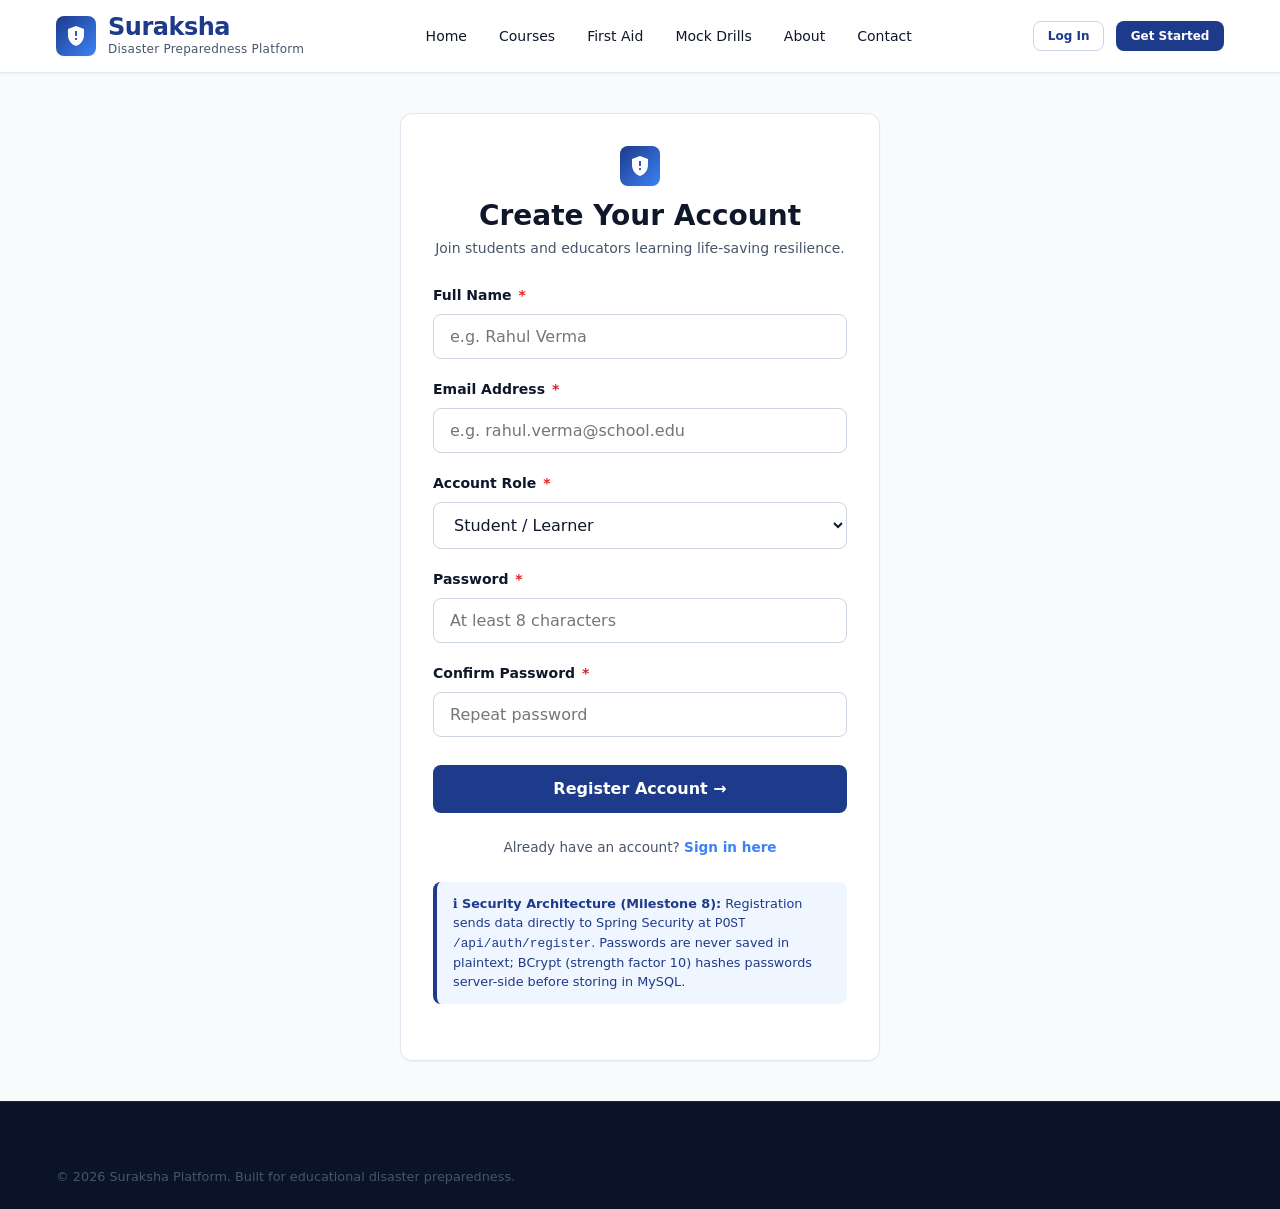
<file: frontend/register.html>
<!DOCTYPE html>
<html lang="en">
<head>
  <meta charset="UTF-8">
  <meta name="viewport" content="width=device-width, initial-scale=1.0">
  <meta name="description" content="Create a free educational account on Suraksha to learn disaster mitigation, take certified quizzes, and run virtual emergency drills.">
  <title>Register - Suraksha Platform</title>

  <link rel="stylesheet" href="css/variables.css">
  <link rel="stylesheet" href="css/base.css">
  <link rel="stylesheet" href="css/components.css">
  <link rel="stylesheet" href="css/learning.css">
</head>
<body>

  <a href="#main-content" class="skip-link">Skip to main content</a>

  <!-- Header -->
  <header class="main-header">
    <div class="container nav-container">
      <a href="index.html" class="brand" aria-label="Suraksha Home">
        <div class="brand-icon">
          <svg viewBox="0 0 24 24" aria-hidden="true">
            <path d="M12 2L4 5v6.09c0 5.05 3.41 9.76 8 10.91 4.59-1.15 8-5.86 8-10.91V5l-8-3zm1 14h-2v-2h2v2zm0-4h-2V7h2v5z"/>
          </svg>
        </div>
        <div class="brand-text-group">
          <span class="brand-name">Suraksha</span>
          <span class="brand-tagline">Disaster Preparedness Platform</span>
        </div>
      </a>

      <nav aria-label="Main Navigation">
        <ul class="nav-menu">
          <li><a href="index.html" class="nav-link">Home</a></li>
          <li><a href="courses.html" class="nav-link">Courses</a></li>
          <li><a href="first-aid.html" class="nav-link">First Aid</a></li>
          <li><a href="mock-drill.html" class="nav-link">Mock Drills</a></li>
          <li><a href="about.html" class="nav-link">About</a></li>
          <li><a href="contact.html" class="nav-link">Contact</a></li>
        </ul>
      </nav>

      <div class="nav-actions">
        <a href="login.html" class="btn btn-secondary btn-sm">Log In</a>
      </div>

      <button class="nav-toggle" aria-label="Toggle navigation menu" aria-expanded="false">
        <svg viewBox="0 0 24 24" fill="none" stroke-width="2" stroke-linecap="round" stroke-linejoin="round">
          <line x1="3" y1="12" x2="21" y2="12"></line>
          <line x1="3" y1="6" x2="21" y2="6"></line>
          <line x1="3" y1="18" x2="21" y2="18"></line>
        </svg>
      </button>
    </div>
  </header>

  <!-- Main Content -->
  <main id="main-content">
    <div class="container">
      <div class="auth-wrapper">
        <div class="form-card">
          <div class="auth-header">
            <div class="brand-icon">
              <svg viewBox="0 0 24 24" aria-hidden="true">
                <path d="M12 2L4 5v6.09c0 5.05 3.41 9.76 8 10.91 4.59-1.15 8-5.86 8-10.91V5l-8-3zm1 14h-2v-2h2v2zm0-4h-2V7h2v5z"/>
              </svg>
            </div>
            <h1 style="font-size: 1.75rem; margin-bottom: 0.25rem;">Create Your Account</h1>
            <p style="font-size: 0.875rem;">Join students and educators learning life-saving resilience.</p>
          </div>

          <!-- Dynamic Alerts Container -->
          <div id="registerAlertContainer" aria-live="polite"></div>

          <form id="registerForm" novalidate>
            <!-- Full Name -->
            <div class="form-group">
              <label for="regFullName" class="form-label">Full Name <span class="required-mark" aria-hidden="true">*</span></label>
              <input
                type="text"
                id="regFullName"
                name="fullName"
                class="form-control"
                placeholder="e.g. Rahul Verma"
                autocomplete="name"
                required
              >
              <div class="form-feedback error-text"></div>
            </div>

            <!-- Email -->
            <div class="form-group">
              <label for="regEmail" class="form-label">Email Address <span class="required-mark" aria-hidden="true">*</span></label>
              <input
                type="email"
                id="regEmail"
                name="email"
                class="form-control"
                placeholder="e.g. rahul.verma@school.edu"
                autocomplete="email"
                required
              >
              <div class="form-feedback error-text"></div>
            </div>

            <!-- Role Selector -->
            <div class="form-group">
              <label for="regRole" class="form-label">Account Role <span class="required-mark" aria-hidden="true">*</span></label>
              <select id="regRole" name="role" class="form-control" required>
                <option value="ROLE_STUDENT" selected>Student / Learner</option>
                <option value="ROLE_TEACHER">Teacher / Safety Coordinator</option>
                <option value="ROLE_CITIZEN">Community Citizen</option>
              </select>
              <div class="form-feedback error-text"></div>
            </div>

            <!-- Password -->
            <div class="form-group">
              <label for="regPassword" class="form-label">Password <span class="required-mark" aria-hidden="true">*</span></label>
              <input
                type="password"
                id="regPassword"
                name="password"
                class="form-control"
                placeholder="At least 8 characters"
                autocomplete="new-password"
                required
              >
              <div class="form-feedback error-text"></div>
            </div>

            <!-- Confirm Password -->
            <div class="form-group">
              <label for="regConfirmPassword" class="form-label">Confirm Password <span class="required-mark" aria-hidden="true">*</span></label>
              <input
                type="password"
                id="regConfirmPassword"
                name="confirmPassword"
                class="form-control"
                placeholder="Repeat password"
                autocomplete="new-password"
                required
              >
              <div class="form-feedback error-text"></div>
            </div>

            <button type="submit" class="btn btn-primary btn-lg" style="width: 100%; margin-top: 0.5rem;">
              Register Account &rarr;
            </button>
          </form>

          <div style="text-align: center; margin-top: 1.5rem; font-size: 0.85rem; color: var(--color-text-muted);">
            Already have an account? <a href="login.html" style="font-weight: 600;">Sign in here</a>
          </div>

          <!-- Educational Disclaimer Callout -->
          <div class="callout callout-info" style="margin-top: 1.5rem; padding: 0.75rem 1rem; font-size: 0.8rem;">
            <div>
              ℹ️ <strong>Security Architecture (Milestone 8):</strong> Registration sends data directly to Spring Security at <code>POST /api/auth/register</code>. Passwords are never saved in plaintext; BCrypt (strength factor 10) hashes passwords server-side before storing in MySQL.
            </div>
          </div>
        </div>
      </div>
    </div>
  </main>

  <!-- Footer -->
  <footer class="main-footer">
    <div class="container text-center" style="font-size: 0.8rem;">
      <p>&copy; 2026 Suraksha Platform. Built for educational disaster preparedness.</p>
    </div>
  </footer>

  <script src="js/data.js"></script>
  <script src="js/api.js"></script>
  <script src="js/main.js"></script>
  <script src="js/auth.js"></script>
</body>
</html>
</file>
<file: frontend/css/variables.css>
/* ==========================================================================
   Suraksha - Design Tokens & CSS Variables
   Adheres to WCAG 2.1 AA accessible contrast ratios.
   ========================================================================== */

:root {
  /* Brand Primary Colors (Trust, Authority, Focus) */
  --color-primary: #1e3a8a;          /* Deep Navy Blue */
  --color-primary-hover: #172554;    /* Darker Navy for hover */
  --color-primary-light: #3b82f6;    /* Vibrant Blue */
  --color-primary-subtle: #eff6ff;   /* Ultra-light blue tint */

  /* Preparedness & Hazard Accent Colors */
  --color-accent: #d97706;           /* Safety Amber */
  --color-accent-hover: #b45309;     /* Deep Amber */
  --color-accent-subtle: #fffbeb;    /* Soft amber tint */

  /* Emergency & Hazard Severity Colors */
  --color-danger: #dc2626;           /* Urgent Fire/Emergency Red */
  --color-danger-hover: #b91c1c;
  --color-danger-subtle: #fef2f2;
  
  --color-warning: #ea580c;          /* Warning Orange */
  --color-warning-subtle: #fff7ed;

  --color-success: #059669;          /* Safe Procedure / Verification Green */
  --color-success-hover: #047857;
  --color-success-subtle: #ecfdf5;

  /* Neutral Surface & Typography Colors */
  --color-text-main: #0f172a;        /* High-contrast Slate 900 */
  --color-text-muted: #475569;       /* Slate 600 for secondary text */
  --color-text-inverse: #ffffff;     /* White on dark surfaces */
  
  --color-bg-page: #f8fafc;          /* Slate 50 background */
  --color-bg-surface: #ffffff;       /* Pure white card/section background */
  --color-bg-alt: #f1f5f9;           /* Slate 100 alternating section background */
  
  --color-border: #cbd5e1;           /* Slate 300 visible borders */
  --color-border-subtle: #e2e8f0;    /* Slate 200 card borders */

  /* Typography */
  --font-family-base: system-ui, -apple-system, BlinkMacSystemFont, "Segoe UI", Roboto, Oxygen, Ubuntu, Cantarell, "Helvetica Neue", Arial, sans-serif;
  --font-family-mono: ui-monospace, SFMono-Regular, Menlo, Monaco, Consolas, "Liberation Mono", "Courier New", monospace;

  --font-size-xs: 0.75rem;    /* 12px */
  --font-size-sm: 0.875rem;   /* 14px */
  --font-size-base: 1rem;     /* 16px */
  --font-size-md: 1.125rem;   /* 18px */
  --font-size-lg: 1.25rem;    /* 20px */
  --font-size-xl: 1.5rem;     /* 24px */
  --font-size-2xl: 1.875rem;  /* 30px */
  --font-size-3xl: 2.25rem;   /* 36px */
  --font-size-4xl: 3rem;      /* 48px */

  --font-weight-normal: 400;
  --font-weight-medium: 500;
  --font-weight-semibold: 600;
  --font-weight-bold: 700;

  --line-height-tight: 1.25;
  --line-height-normal: 1.5;
  --line-height-relaxed: 1.7;

  /* Spacing Scale */
  --spacing-1: 0.25rem;  /* 4px */
  --spacing-2: 0.5rem;   /* 8px */
  --spacing-3: 0.75rem;  /* 12px */
  --spacing-4: 1rem;     /* 16px */
  --spacing-5: 1.25rem;  /* 20px */
  --spacing-6: 1.5rem;   /* 24px */
  --spacing-8: 2rem;     /* 32px */
  --spacing-10: 2.5rem;  /* 40px */
  --spacing-12: 3rem;    /* 48px */
  --spacing-16: 4rem;    /* 64px */

  /* Layout Widths */
  --container-max-width: 1200px;
  --container-narrow-width: 860px;

  /* Border Radii */
  --radius-sm: 4px;
  --radius-md: 8px;
  --radius-lg: 12px;
  --radius-full: 9999px;

  /* Shadows */
  --shadow-sm: 0 1px 2px 0 rgba(0, 0, 0, 0.05);
  --shadow-md: 0 4px 6px -1px rgba(0, 0, 0, 0.1), 0 2px 4px -2px rgba(0, 0, 0, 0.1);
  --shadow-lg: 0 10px 15px -3px rgba(0, 0, 0, 0.1), 0 4px 6px -4px rgba(0, 0, 0, 0.1);

  /* Transitions */
  --transition-fast: 150ms ease-in-out;
  --transition-normal: 250ms ease-in-out;

  /* Focus Ring for Keyboard Accessibility (WCAG 2.4.7) */
  --focus-ring: 0 0 0 3px rgba(59, 130, 246, 0.5);
  --focus-ring-danger: 0 0 0 3px rgba(220, 38, 38, 0.4);
}
</file>
<file: frontend/css/base.css>
/* ==========================================================================
   Suraksha - Base Styles & CSS Reset
   Accessible, modern foundation adhering to clean semantic standards.
   ========================================================================== */

/* Modern CSS Reset */
*, *::before, *::after {
  box-sizing: border-box;
  margin: 0;
  padding: 0;
}

html {
  font-size: 16px;
  scroll-behavior: smooth;
  -webkit-text-size-adjust: 100%;
}

body {
  font-family: var(--font-family-base);
  font-size: var(--font-size-base);
  line-height: var(--line-height-normal);
  color: var(--color-text-main);
  background-color: var(--color-bg-page);
  min-height: 100vh;
  display: flex;
  flex-direction: column;
}

/* Accessibility: Skip to main content link for screen-readers and keyboard navigators */
.skip-link {
  position: absolute;
  top: -100px;
  left: 1rem;
  background: var(--color-primary);
  color: var(--color-text-inverse);
  padding: var(--spacing-2) var(--spacing-4);
  font-weight: var(--font-weight-semibold);
  border-radius: var(--radius-sm);
  z-index: 9999;
  text-decoration: none;
  transition: top var(--transition-fast);
}

.skip-link:focus {
  top: 1rem;
  box-shadow: var(--shadow-lg);
  outline: 2px solid var(--color-accent);
}

/* Screen-reader only utility */
.sr-only {
  position: absolute;
  width: 1px;
  height: 1px;
  padding: 0;
  margin: -1px;
  overflow: hidden;
  clip: rect(0, 0, 0, 0);
  white-space: nowrap;
  border-width: 0;
}

/* Layout Containers */
.container {
  width: 100%;
  max-width: var(--container-max-width);
  margin-left: auto;
  margin-right: auto;
  padding-left: var(--spacing-4);
  padding-right: var(--spacing-4);
}

.container-narrow {
  width: 100%;
  max-width: var(--container-narrow-width);
  margin-left: auto;
  margin-right: auto;
  padding-left: var(--spacing-4);
  padding-right: var(--spacing-4);
}

/* Main Content Area stretches to push footer down */
main {
  flex: 1 0 auto;
}

/* Typography Standards */
h1, h2, h3, h4, h5, h6 {
  color: var(--color-text-main);
  line-height: var(--line-height-tight);
  font-weight: var(--font-weight-bold);
  margin-bottom: var(--spacing-3);
}

h1 { font-size: var(--font-size-3xl); }
h2 { font-size: var(--font-size-2xl); }
h3 { font-size: var(--font-size-xl); }
h4 { font-size: var(--font-size-lg); }

p {
  margin-bottom: var(--spacing-4);
  color: var(--color-text-muted);
  line-height: var(--line-height-relaxed);
}

p:last-child {
  margin-bottom: 0;
}

a {
  color: var(--color-primary-light);
  text-decoration: none;
  transition: color var(--transition-fast);
}

a:hover {
  color: var(--color-primary-hover);
  text-decoration: underline;
}

a:focus-visible,
button:focus-visible,
input:focus-visible,
textarea:focus-visible,
select:focus-visible {
  outline: none;
  box-shadow: var(--focus-ring);
}

/* Buttons */
.btn {
  display: inline-flex;
  align-items: center;
  justify-content: center;
  gap: var(--spacing-2);
  padding: 0.65rem 1.35rem;
  font-family: inherit;
  font-size: var(--font-size-sm);
  font-weight: var(--font-weight-semibold);
  border-radius: var(--radius-md);
  border: 1px solid transparent;
  cursor: pointer;
  text-decoration: none;
  transition: all var(--transition-fast);
  line-height: 1.2;
  white-space: nowrap;
}

.btn:hover {
  text-decoration: none;
  transform: translateY(-1px);
}

.btn:active {
  transform: translateY(0);
}

.btn-primary {
  background-color: var(--color-primary);
  color: var(--color-text-inverse);
}

.btn-primary:hover {
  background-color: var(--color-primary-hover);
  color: var(--color-text-inverse);
  box-shadow: var(--shadow-md);
}

.btn-secondary {
  background-color: var(--color-bg-surface);
  color: var(--color-primary);
  border-color: var(--color-border);
}

.btn-secondary:hover {
  background-color: var(--color-bg-alt);
  border-color: var(--color-primary);
  color: var(--color-primary-hover);
}

.btn-accent {
  background-color: var(--color-accent);
  color: var(--color-text-inverse);
}

.btn-accent:hover {
  background-color: var(--color-accent-hover);
  color: var(--color-text-inverse);
  box-shadow: var(--shadow-md);
}

.btn-outline-white {
  background-color: transparent;
  color: var(--color-text-inverse);
  border-color: rgba(255, 255, 255, 0.4);
}

.btn-outline-white:hover {
  background-color: rgba(255, 255, 255, 0.15);
  border-color: #ffffff;
  color: var(--color-text-inverse);
}

.btn-sm {
  padding: 0.4rem 0.85rem;
  font-size: var(--font-size-xs);
}

.btn-lg {
  padding: 0.85rem 1.85rem;
  font-size: var(--font-size-base);
}

/* Badges */
.badge {
  display: inline-flex;
  align-items: center;
  gap: var(--spacing-1);
  padding: 0.2rem 0.65rem;
  font-size: var(--font-size-xs);
  font-weight: var(--font-weight-semibold);
  border-radius: var(--radius-full);
  text-transform: uppercase;
  letter-spacing: 0.05em;
}

.badge-primary {
  background-color: var(--color-primary-subtle);
  color: var(--color-primary);
}

.badge-accent {
  background-color: var(--color-accent-subtle);
  color: var(--color-accent-hover);
}

.badge-danger {
  background-color: var(--color-danger-subtle);
  color: var(--color-danger);
}

.badge-success {
  background-color: var(--color-success-subtle);
  color: var(--color-success);
}

/* Reusable Grid System */
.grid {
  display: grid;
  gap: var(--spacing-6);
}

.grid-2 {
  grid-template-columns: repeat(2, 1fr);
}

.grid-3 {
  grid-template-columns: repeat(3, 1fr);
}

.grid-4 {
  grid-template-columns: repeat(4, 1fr);
}

/* Section Header Utility */
.section-header {
  text-align: center;
  max-width: 680px;
  margin: 0 auto var(--spacing-10) auto;
}

.section-header .subtitle {
  color: var(--color-primary-light);
  font-weight: var(--font-weight-semibold);
  font-size: var(--font-size-sm);
  text-transform: uppercase;
  letter-spacing: 0.08em;
  margin-bottom: var(--spacing-2);
}

.section-header h2 {
  margin-bottom: var(--spacing-3);
}

.section-header p {
  font-size: var(--font-size-md);
  color: var(--color-text-muted);
}
</file>
<file: frontend/css/components.css>
/* ==========================================================================
   Suraksha - Component Styles & Responsive Rules
   Reusable UI patterns: Header, Navigation, Hero, Cards, Forms, Footer.
   ========================================================================== */

/* --------------------------------------------------------------------------
   1. Emergency Hotline & Disclaimer Top Bar
   -------------------------------------------------------------------------- */
.emergency-banner {
  background-color: var(--color-danger);
  color: var(--color-text-inverse);
  font-size: var(--font-size-xs);
  padding: var(--spacing-2) 0;
  border-bottom: 1px solid rgba(0, 0, 0, 0.15);
}

.emergency-banner .container {
  display: flex;
  align-items: center;
  justify-content: space-between;
  flex-wrap: wrap;
  gap: var(--spacing-2);
}

.emergency-banner-content {
  display: flex;
  align-items: center;
  gap: var(--spacing-4);
  flex-wrap: wrap;
}

.emergency-tag {
  background: rgba(255, 255, 255, 0.2);
  padding: 2px 8px;
  border-radius: var(--radius-sm);
  font-weight: var(--font-weight-bold);
  display: inline-flex;
  align-items: center;
  gap: 4px;
}

.emergency-numbers {
  display: flex;
  gap: var(--spacing-3);
  font-weight: var(--font-weight-semibold);
}

.emergency-numbers a {
  color: var(--color-text-inverse);
  text-decoration: underline;
  text-decoration-thickness: 1px;
}

.emergency-disclaimer-pill {
  font-size: 0.7rem;
  opacity: 0.95;
  background-color: rgba(0, 0, 0, 0.2);
  padding: 2px 8px;
  border-radius: var(--radius-sm);
}

/* --------------------------------------------------------------------------
   2. Main Header & Navigation Bar
   -------------------------------------------------------------------------- */
.main-header {
  background-color: var(--color-bg-surface);
  border-bottom: 1px solid var(--color-border-subtle);
  position: sticky;
  top: 0;
  z-index: 1000;
  box-shadow: var(--shadow-sm);
}

.nav-container {
  display: flex;
  align-items: center;
  justify-content: space-between;
  height: 4.5rem;
}

/* Brand Logo */
.brand {
  display: flex;
  align-items: center;
  gap: var(--spacing-3);
  text-decoration: none;
  color: var(--color-text-main);
}

.brand:hover {
  text-decoration: none;
}

.brand-icon {
  width: 2.5rem;
  height: 2.5rem;
  background: linear-gradient(135deg, var(--color-primary), var(--color-primary-light));
  color: var(--color-text-inverse);
  display: flex;
  align-items: center;
  justify-content: center;
  border-radius: var(--radius-md);
  box-shadow: var(--shadow-sm);
  flex-shrink: 0;
}

.brand-icon svg {
  width: 1.5rem;
  height: 1.5rem;
  fill: currentColor;
}

.brand-text-group {
  display: flex;
  flex-direction: column;
}

.brand-name {
  font-size: var(--font-size-xl);
  font-weight: var(--font-weight-bold);
  color: var(--color-primary);
  line-height: 1.1;
  letter-spacing: -0.02em;
}

.brand-tagline {
  font-size: var(--font-size-xs);
  color: var(--color-text-muted);
  font-weight: var(--font-weight-medium);
  letter-spacing: 0.02em;
}

/* Desktop Navigation Menu */
.nav-menu {
  display: flex;
  align-items: center;
  gap: var(--spacing-6);
  list-style: none;
}

.nav-link {
  color: var(--color-text-main);
  font-weight: var(--font-weight-medium);
  font-size: var(--font-size-sm);
  padding: var(--spacing-2) var(--spacing-1);
  position: relative;
  text-decoration: none;
  transition: color var(--transition-fast);
}

.nav-link:hover {
  color: var(--color-primary);
  text-decoration: none;
}

.nav-link.active {
  color: var(--color-primary);
  font-weight: var(--font-weight-bold);
}

.nav-link.active::after {
  content: "";
  position: absolute;
  bottom: -4px;
  left: 0;
  width: 100%;
  height: 2px;
  background-color: var(--color-primary);
  border-radius: var(--radius-full);
}

/* Auth Action Buttons in Nav */
.nav-actions {
  display: flex;
  align-items: center;
  gap: var(--spacing-3);
}

/* Mobile Nav Toggle Button */
.nav-toggle {
  display: none;
  background: transparent;
  border: none;
  cursor: pointer;
  padding: var(--spacing-2);
  color: var(--color-text-main);
  border-radius: var(--radius-sm);
}

.nav-toggle:focus-visible {
  box-shadow: var(--focus-ring);
}

.nav-toggle svg {
  width: 1.75rem;
  height: 1.75rem;
  stroke: currentColor;
}

/* --------------------------------------------------------------------------
   3. Hero Section
   -------------------------------------------------------------------------- */
.hero {
  background: linear-gradient(135deg, #0f172a 0%, #1e3a8a 100%);
  color: var(--color-text-inverse);
  padding: var(--spacing-16) 0;
  position: relative;
  overflow: hidden;
}

.hero::after {
  content: "";
  position: absolute;
  top: 0;
  right: 0;
  bottom: 0;
  left: 0;
  background-image: radial-gradient(rgba(255, 255, 255, 0.08) 1px, transparent 1px);
  background-size: 24px 24px;
  pointer-events: none;
}

.hero-content {
  position: relative;
  z-index: 1;
  max-width: 760px;
}

.hero .badge-hero {
  background-color: rgba(217, 119, 6, 0.25);
  color: #fbbf24;
  border: 1px solid rgba(251, 191, 36, 0.4);
  margin-bottom: var(--spacing-4);
  display: inline-flex;
}

.hero h1 {
  color: #ffffff;
  font-size: var(--font-size-4xl);
  line-height: 1.15;
  margin-bottom: var(--spacing-4);
  letter-spacing: -0.03em;
}

.hero p {
  color: #e2e8f0;
  font-size: var(--font-size-lg);
  line-height: 1.6;
  margin-bottom: var(--spacing-8);
}

.hero-actions {
  display: flex;
  align-items: center;
  gap: var(--spacing-4);
  flex-wrap: wrap;
}

/* Sub-page Header Banner (About, Contact) */
.page-header {
  background: linear-gradient(135deg, #1e3a8a 0%, #172554 100%);
  color: var(--color-text-inverse);
  padding: var(--spacing-12) 0;
  border-bottom: 3px solid var(--color-accent);
}

.page-header h1 {
  color: #ffffff;
  margin-bottom: var(--spacing-2);
}

.page-header p {
  color: #cbd5e1;
  font-size: var(--font-size-md);
  max-width: 640px;
}

/* --------------------------------------------------------------------------
   4. Cards & Information Grids
   -------------------------------------------------------------------------- */
.card {
  background-color: var(--color-bg-surface);
  border: 1px solid var(--color-border-subtle);
  border-radius: var(--radius-lg);
  padding: var(--spacing-6);
  transition: transform var(--transition-normal), box-shadow var(--transition-normal);
  display: flex;
  flex-direction: column;
}

.card:hover {
  transform: translateY(-3px);
  box-shadow: var(--shadow-md);
  border-color: var(--color-border);
}

.card-icon {
  width: 3rem;
  height: 3rem;
  border-radius: var(--radius-md);
  display: flex;
  align-items: center;
  justify-content: center;
  margin-bottom: var(--spacing-4);
  flex-shrink: 0;
}

.card-icon svg {
  width: 1.75rem;
  height: 1.75rem;
}

.card-icon.primary { background-color: var(--color-primary-subtle); color: var(--color-primary); }
.card-icon.accent { background-color: var(--color-accent-subtle); color: var(--color-accent-hover); }
.card-icon.danger { background-color: var(--color-danger-subtle); color: var(--color-danger); }
.card-icon.success { background-color: var(--color-success-subtle); color: var(--color-success); }

.card-title {
  font-size: var(--font-size-lg);
  margin-bottom: var(--spacing-2);
}

.card-body {
  color: var(--color-text-muted);
  font-size: var(--font-size-sm);
  flex: 1 1 auto;
}

.card-footer {
  margin-top: var(--spacing-4);
  padding-top: var(--spacing-4);
  border-top: 1px solid var(--color-border-subtle);
  display: flex;
  align-items: center;
  justify-content: space-between;
}

/* Callout & Disclaimer Box */
.callout {
  padding: var(--spacing-5);
  border-radius: var(--radius-md);
  border-left: 4px solid;
  margin: var(--spacing-6) 0;
  display: flex;
  gap: var(--spacing-4);
}

.callout-icon {
  flex-shrink: 0;
  width: 1.5rem;
  height: 1.5rem;
}

.callout-icon svg {
  width: 100%;
  height: 100%;
}

.callout-title {
  font-weight: var(--font-weight-bold);
  margin-bottom: var(--spacing-1);
}

.callout-body {
  font-size: var(--font-size-sm);
  color: var(--color-text-main);
}

.callout-warning {
  background-color: var(--color-accent-subtle);
  border-color: var(--color-accent);
  color: #78350f;
}

.callout-danger {
  background-color: var(--color-danger-subtle);
  border-color: var(--color-danger);
  color: #7f1d1d;
}

.callout-info {
  background-color: var(--color-primary-subtle);
  border-color: var(--color-primary);
  color: #1e3a8a;
}

/* Sections */
.section {
  padding: var(--spacing-16) 0;
}

.section-alt {
  background-color: var(--color-bg-alt);
}

/* --------------------------------------------------------------------------
   5. Forms & Inputs (Contact Page)
   -------------------------------------------------------------------------- */
.form-card {
  background-color: var(--color-bg-surface);
  border: 1px solid var(--color-border-subtle);
  border-radius: var(--radius-lg);
  padding: var(--spacing-8);
  box-shadow: var(--shadow-sm);
}

.form-group {
  margin-bottom: var(--spacing-5);
}

.form-label {
  display: block;
  font-weight: var(--font-weight-semibold);
  font-size: var(--font-size-sm);
  margin-bottom: var(--spacing-2);
  color: var(--color-text-main);
}

.form-label .required-mark {
  color: var(--color-danger);
  margin-left: 2px;
}

.form-control {
  width: 100%;
  padding: 0.75rem 1rem;
  font-family: inherit;
  font-size: var(--font-size-base);
  color: var(--color-text-main);
  background-color: #ffffff;
  border: 1px solid var(--color-border);
  border-radius: var(--radius-md);
  transition: border-color var(--transition-fast), box-shadow var(--transition-fast);
}

.form-control:focus {
  border-color: var(--color-primary-light);
  box-shadow: var(--focus-ring);
  outline: none;
}

.form-control.is-invalid {
  border-color: var(--color-danger);
  background-color: #fffafa;
}

.form-control.is-invalid:focus {
  box-shadow: var(--focus-ring-danger);
}

.form-control.is-valid {
  border-color: var(--color-success);
}

.form-feedback {
  display: none;
  font-size: var(--font-size-xs);
  margin-top: var(--spacing-1);
  font-weight: var(--font-weight-medium);
}

.form-feedback.error-text {
  color: var(--color-danger);
}

.form-feedback.is-visible {
  display: block;
}

.form-helper {
  font-size: var(--font-size-xs);
  color: var(--color-text-muted);
  margin-top: var(--spacing-1);
}

/* Form Alert Banners (Success & Error Feedback) */
.alert {
  padding: var(--spacing-4) var(--spacing-5);
  border-radius: var(--radius-md);
  margin-bottom: var(--spacing-6);
  display: flex;
  align-items: flex-start;
  gap: var(--spacing-3);
  font-size: var(--font-size-sm);
}

.alert-success {
  background-color: var(--color-success-subtle);
  border: 1px solid #a7f3d0;
  color: #065f46;
}

.alert-danger {
  background-color: var(--color-danger-subtle);
  border: 1px solid #fecaca;
  color: #991b1b;
}

/* --------------------------------------------------------------------------
   6. Footer
   -------------------------------------------------------------------------- */
.main-footer {
  background-color: #0b1329;
  color: #94a3b8;
  padding: var(--spacing-16) 0 var(--spacing-6) 0;
  border-top: 1px solid #1e293b;
  margin-top: auto;
}

.footer-grid {
  display: grid;
  grid-template-columns: 2fr 1fr 1fr 1.5fr;
  gap: var(--spacing-8);
  margin-bottom: var(--spacing-12);
}

.footer-brand .brand-name {
  color: #ffffff;
}

.footer-brand .brand-tagline {
  color: #94a3b8;
}

.footer-brand p {
  color: #94a3b8;
  font-size: var(--font-size-sm);
  margin-top: var(--spacing-4);
  line-height: 1.6;
}

.footer-heading {
  color: #ffffff;
  font-size: var(--font-size-sm);
  font-weight: var(--font-weight-bold);
  text-transform: uppercase;
  letter-spacing: 0.08em;
  margin-bottom: var(--spacing-4);
}

.footer-links {
  list-style: none;
  display: flex;
  flex-direction: column;
  gap: var(--spacing-2);
}

.footer-links a {
  color: #94a3b8;
  font-size: var(--font-size-sm);
  transition: color var(--transition-fast);
}

.footer-links a:hover {
  color: #ffffff;
  text-decoration: underline;
}

.footer-bottom {
  padding-top: var(--spacing-6);
  border-top: 1px solid #1e293b;
  display: flex;
  align-items: center;
  justify-content: space-between;
  font-size: var(--font-size-xs);
  flex-wrap: wrap;
  gap: var(--spacing-4);
}

.footer-bottom a {
  color: #cbd5e1;
}

/* --------------------------------------------------------------------------
   7. Responsive Rules (Breakpoints)
   -------------------------------------------------------------------------- */
@media (max-width: 992px) {
  .grid-4 {
    grid-template-columns: repeat(2, 1fr);
  }
  
  .grid-3 {
    grid-template-columns: repeat(2, 1fr);
  }

  .footer-grid {
    grid-template-columns: 1fr 1fr;
    gap: var(--spacing-8);
  }
}

@media (max-width: 768px) {
  .nav-toggle {
    display: inline-flex;
  }

  .nav-menu {
    display: none;
    position: absolute;
    top: 4.5rem;
    left: 0;
    right: 0;
    background-color: var(--color-bg-surface);
    flex-direction: column;
    align-items: stretch;
    padding: var(--spacing-6);
    box-shadow: var(--shadow-lg);
    border-bottom: 1px solid var(--color-border);
    gap: var(--spacing-4);
  }

  .nav-menu.is-open {
    display: flex;
  }

  .nav-actions {
    display: none;
  }

  .nav-menu .nav-actions-mobile {
    display: flex;
    flex-direction: column;
    gap: var(--spacing-3);
    margin-top: var(--spacing-4);
    padding-top: var(--spacing-4);
    border-top: 1px solid var(--color-border-subtle);
  }

  .hero {
    padding: var(--spacing-10) 0;
  }

  .hero h1 {
    font-size: var(--font-size-3xl);
  }

  .grid-2,
  .grid-3,
  .grid-4 {
    grid-template-columns: 1fr;
  }

  .footer-grid {
    grid-template-columns: 1fr;
  }

  .footer-bottom {
    flex-direction: column;
    text-align: center;
    align-items: center;
  }
}
</file>
<file: frontend/css/learning.css>
/* ==========================================================================
   Suraksha - Learning Pages Component Styles (Milestone 3)
   Courses, Lesson Viewer, Quizzes, Mock Drills, First Aid, and Auth UI.
   ========================================================================== */

/* --------------------------------------------------------------------------
   1. Filter Bar & Search Controls (Course Catalogue)
   -------------------------------------------------------------------------- */
.filter-bar {
  display: flex;
  align-items: center;
  justify-content: space-between;
  gap: var(--spacing-4);
  margin-bottom: var(--spacing-8);
  flex-wrap: wrap;
}

.filter-pills {
  display: flex;
  gap: var(--spacing-2);
  flex-wrap: wrap;
}

.filter-btn {
  padding: 0.4rem 1rem;
  border-radius: var(--radius-full);
  border: 1px solid var(--color-border);
  background: var(--color-bg-surface);
  color: var(--color-text-main);
  font-size: var(--font-size-sm);
  font-weight: var(--font-weight-medium);
  cursor: pointer;
  transition: all var(--transition-fast);
}

.filter-btn:hover {
  border-color: var(--color-primary-light);
  background: var(--color-primary-subtle);
}

.filter-btn.active {
  background: var(--color-primary);
  color: var(--color-text-inverse);
  border-color: var(--color-primary);
  box-shadow: var(--shadow-sm);
}

.search-input-group {
  position: relative;
  min-width: 260px;
}

.search-input-group input {
  padding-left: 2.5rem;
}

.search-input-group .search-icon {
  position: absolute;
  left: 0.85rem;
  top: 50%;
  transform: translateY(-50%);
  width: 1.1rem;
  height: 1.1rem;
  color: var(--color-text-muted);
  pointer-events: none;
}

/* --------------------------------------------------------------------------
   2. Course Detail & Lesson Viewer Layout
   -------------------------------------------------------------------------- */
.course-viewer-layout {
  display: grid;
  grid-template-columns: 300px 1fr;
  gap: var(--spacing-8);
  align-items: start;
}

.lesson-sidebar {
  background: var(--color-bg-surface);
  border: 1px solid var(--color-border-subtle);
  border-radius: var(--radius-lg);
  padding: var(--spacing-4);
  position: sticky;
  top: 5.5rem;
}

.lesson-sidebar-title {
  font-size: var(--font-size-sm);
  font-weight: var(--font-weight-bold);
  text-transform: uppercase;
  color: var(--color-text-muted);
  letter-spacing: 0.05em;
  margin-bottom: var(--spacing-3);
  padding-bottom: var(--spacing-2);
  border-bottom: 1px solid var(--color-border-subtle);
}

.lesson-list {
  list-style: none;
  display: flex;
  flex-direction: column;
  gap: var(--spacing-1);
}

.lesson-item-btn {
  width: 100%;
  text-align: left;
  padding: var(--spacing-3) var(--spacing-4);
  border-radius: var(--radius-md);
  border: 1px solid transparent;
  background: transparent;
  color: var(--color-text-main);
  font-size: var(--font-size-sm);
  cursor: pointer;
  display: flex;
  align-items: center;
  justify-content: space-between;
  gap: var(--spacing-2);
  transition: all var(--transition-fast);
}

.lesson-item-btn:hover {
  background: var(--color-bg-alt);
}

.lesson-item-btn.active {
  background: var(--color-primary-subtle);
  color: var(--color-primary);
  font-weight: var(--font-weight-semibold);
  border-color: rgba(30, 58, 138, 0.2);
}

.lesson-badge {
  font-size: 0.75rem;
  width: 1.25rem;
  height: 1.25rem;
  border-radius: var(--radius-full);
  display: inline-flex;
  align-items: center;
  justify-content: center;
  background: var(--color-border);
  color: var(--color-text-main);
  flex-shrink: 0;
}

.lesson-item-btn.completed .lesson-badge {
  background: var(--color-success);
  color: #fff;
}

.lesson-content-card {
  background: var(--color-bg-surface);
  border: 1px solid var(--color-border-subtle);
  border-radius: var(--radius-lg);
  padding: var(--spacing-8);
  box-shadow: var(--shadow-sm);
}

.dos-donts-grid {
  display: grid;
  grid-template-columns: 1fr 1fr;
  gap: var(--spacing-6);
  margin: var(--spacing-6) 0;
}

.dos-panel {
  background: var(--color-success-subtle);
  border: 1px solid #a7f3d0;
  border-radius: var(--radius-md);
  padding: var(--spacing-5);
}

.dos-panel h4 {
  color: #065f46;
  display: flex;
  align-items: center;
  gap: var(--spacing-2);
  margin-bottom: var(--spacing-3);
  font-size: 1rem;
}

.donts-panel {
  background: var(--color-danger-subtle);
  border: 1px solid #fecaca;
  border-radius: var(--radius-md);
  padding: var(--spacing-5);
}

.donts-panel h4 {
  color: #991b1b;
  display: flex;
  align-items: center;
  gap: var(--spacing-2);
  margin-bottom: var(--spacing-3);
  font-size: 1rem;
}

.guideline-list {
  list-style: none;
  display: flex;
  flex-direction: column;
  gap: var(--spacing-2);
  font-size: var(--font-size-sm);
}

.guideline-list li {
  position: relative;
  padding-left: 1.25rem;
  line-height: 1.5;
}

.dos-panel .guideline-list li::before {
  content: "✓";
  position: absolute;
  left: 0;
  color: #059669;
  font-weight: bold;
}

.donts-panel .guideline-list li::before {
  content: "✕";
  position: absolute;
  left: 0;
  color: #dc2626;
  font-weight: bold;
}

/* --------------------------------------------------------------------------
   3. Interactive Quiz Runner
   -------------------------------------------------------------------------- */
.quiz-container {
  max-width: 780px;
  margin: 0 auto;
}

.quiz-progress-bar {
  width: 100%;
  height: 8px;
  background: var(--color-border-subtle);
  border-radius: var(--radius-full);
  overflow: hidden;
  margin-bottom: var(--spacing-6);
}

.quiz-progress-fill {
  height: 100%;
  background: var(--color-primary);
  transition: width 300ms ease;
}

.quiz-card {
  background: var(--color-bg-surface);
  border: 1px solid var(--color-border-subtle);
  border-radius: var(--radius-lg);
  padding: var(--spacing-8);
  box-shadow: var(--shadow-sm);
  margin-bottom: var(--spacing-6);
}

.quiz-options-group {
  display: flex;
  flex-direction: column;
  gap: var(--spacing-3);
  margin: var(--spacing-6) 0;
}

.quiz-option-label {
  display: flex;
  align-items: center;
  gap: var(--spacing-4);
  padding: var(--spacing-4) var(--spacing-5);
  border: 1px solid var(--color-border);
  border-radius: var(--radius-md);
  cursor: pointer;
  background: #fff;
  transition: all var(--transition-fast);
  font-size: var(--font-size-sm);
  position: relative;
}

.quiz-option-label:hover {
  background: var(--color-bg-alt);
  border-color: var(--color-primary-light);
}

.quiz-option-label.selected {
  border-color: var(--color-primary);
  background: var(--color-primary-subtle);
  box-shadow: var(--shadow-sm);
}

.quiz-option-label input[type="radio"] {
  accent-color: var(--color-primary);
  width: 1.15rem;
  height: 1.15rem;
  flex-shrink: 0;
}

.quiz-result-score-badge {
  font-size: 2.5rem;
  font-weight: var(--font-weight-bold);
  color: var(--color-primary);
  margin: var(--spacing-3) 0;
}

/* --------------------------------------------------------------------------
   4. Virtual Mock Drill Interface
   -------------------------------------------------------------------------- */
.drill-runner {
  max-width: 820px;
  margin: 0 auto;
}

.drill-status-bar {
  display: flex;
  align-items: center;
  justify-content: space-between;
  padding: var(--spacing-3) var(--spacing-5);
  background: var(--color-primary);
  color: #fff;
  border-radius: var(--radius-md) var(--radius-md) 0 0;
  font-size: var(--font-size-xs);
  font-weight: var(--font-weight-semibold);
  letter-spacing: 0.05em;
  text-transform: uppercase;
}

.drill-card {
  background: var(--color-bg-surface);
  border: 1px solid var(--color-border-subtle);
  border-top: none;
  border-radius: 0 0 var(--radius-lg) var(--radius-lg);
  padding: var(--spacing-8);
  box-shadow: var(--shadow-md);
  margin-bottom: var(--spacing-6);
}

.drill-situation-box {
  background: var(--color-bg-alt);
  border-left: 4px solid var(--color-accent);
  padding: var(--spacing-5);
  border-radius: 0 var(--radius-md) var(--radius-md) 0;
  margin-bottom: var(--spacing-6);
  font-size: var(--font-size-md);
  line-height: 1.6;
}

.drill-choice-btn {
  width: 100%;
  text-align: left;
  padding: var(--spacing-4) var(--spacing-5);
  margin-bottom: var(--spacing-3);
  border: 1px solid var(--color-border);
  border-radius: var(--radius-md);
  background: #fff;
  color: var(--color-text-main);
  font-size: var(--font-size-sm);
  line-height: 1.4;
  cursor: pointer;
  transition: all var(--transition-fast);
  display: flex;
  align-items: center;
  gap: var(--spacing-3);
}

.drill-choice-btn:hover {
  background: var(--color-primary-subtle);
  border-color: var(--color-primary-light);
  transform: translateY(-2px);
}

.drill-choice-btn:disabled {
  opacity: 0.6;
  cursor: not-allowed;
  transform: none;
}

.drill-feedback-box {
  padding: var(--spacing-5);
  border-radius: var(--radius-md);
  margin: var(--spacing-6) 0;
  animation: fadeIn 300ms ease;
}

@keyframes fadeIn {
  from { opacity: 0; transform: translateY(4px); }
  to { opacity: 1; transform: translateY(0); }
}

/* --------------------------------------------------------------------------
   5. First-Aid Learning Center
   -------------------------------------------------------------------------- */
.first-aid-tabs {
  display: flex;
  gap: var(--spacing-2);
  border-bottom: 2px solid var(--color-border-subtle);
  margin-bottom: var(--spacing-8);
  overflow-x: auto;
  padding-bottom: 2px;
}

.first-aid-tab-btn {
  padding: 0.75rem 1.25rem;
  border: none;
  background: transparent;
  color: var(--color-text-muted);
  font-weight: var(--font-weight-semibold);
  font-size: var(--font-size-sm);
  cursor: pointer;
  border-bottom: 3px solid transparent;
  transition: all var(--transition-fast);
  white-space: nowrap;
}

.first-aid-tab-btn:hover {
  color: var(--color-primary);
}

.first-aid-tab-btn.active {
  color: var(--color-danger);
  border-bottom-color: var(--color-danger);
}

.protocol-step-card {
  display: flex;
  gap: var(--spacing-4);
  padding: var(--spacing-5);
  background: var(--color-bg-surface);
  border: 1px solid var(--color-border-subtle);
  border-radius: var(--radius-md);
  margin-bottom: var(--spacing-4);
}

.step-number-badge {
  width: 2.25rem;
  height: 2.25rem;
  background: var(--color-danger-subtle);
  color: var(--color-danger);
  border: 1px solid #fecaca;
  font-weight: var(--font-weight-bold);
  border-radius: var(--radius-full);
  display: flex;
  align-items: center;
  justify-content: center;
  flex-shrink: 0;
}

/* --------------------------------------------------------------------------
   6. Authentication Form Container
   -------------------------------------------------------------------------- */
.auth-wrapper {
  max-width: 480px;
  margin: var(--spacing-10) auto;
}

.auth-header {
  text-align: center;
  margin-bottom: var(--spacing-6);
}

.auth-header .brand-icon {
  margin: 0 auto var(--spacing-3) auto;
}

/* Responsive adjustments */
@media (max-width: 768px) {
  .course-viewer-layout {
    grid-template-columns: 1fr;
  }
  .lesson-sidebar {
    position: static;
  }
  .dos-donts-grid {
    grid-template-columns: 1fr;
  }
  .filter-bar {
    flex-direction: column;
    align-items: stretch;
  }
}
</file>
